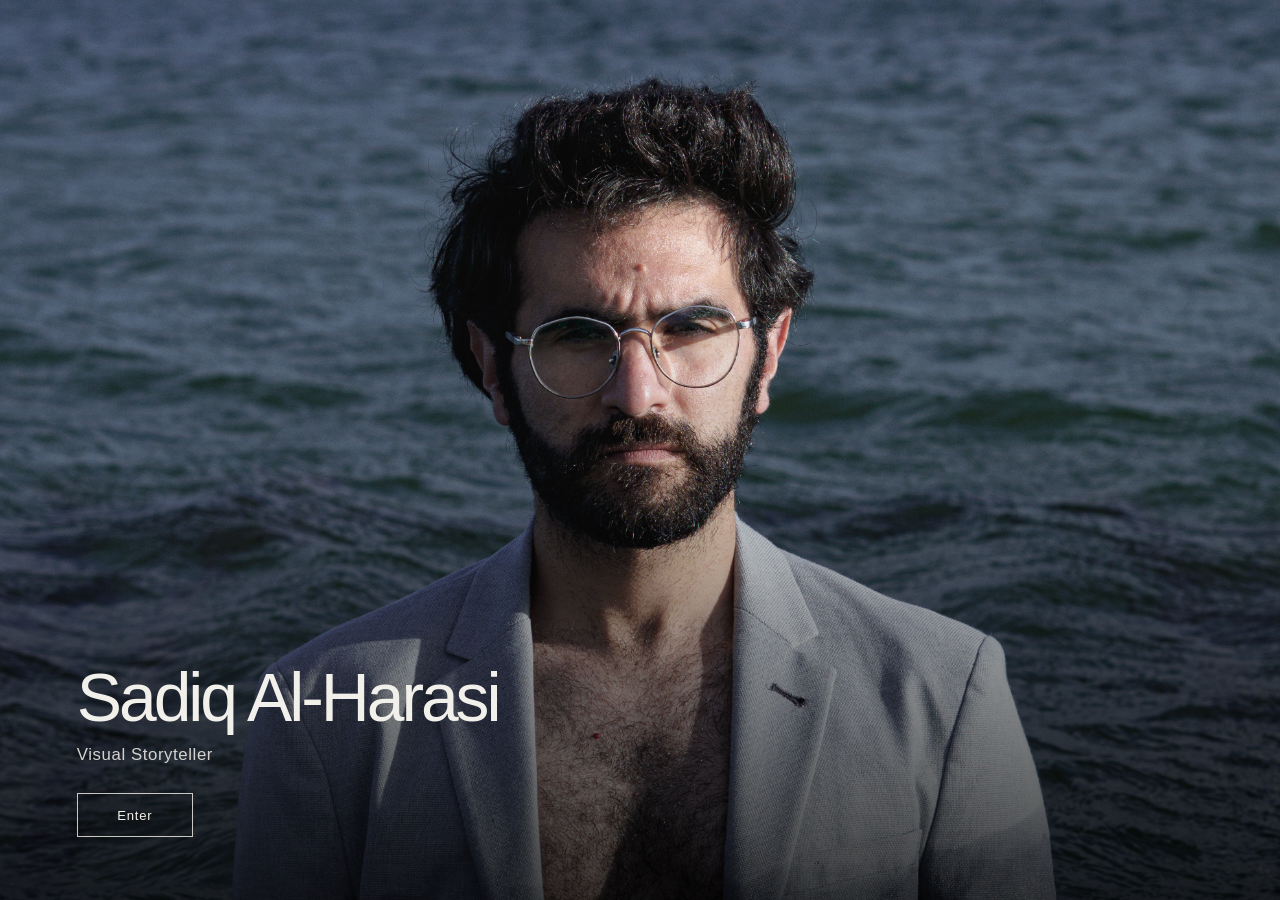
<file: index.html>
<!DOCTYPE html>
<html lang="en">
<head>
  <meta charset="UTF-8">
  <meta name="viewport" content="width=device-width, initial-scale=1.0">
  <meta name="theme-color" content="#080808">
  <title>Sadiq Al-Harasi — Visual Storyteller</title>
  <meta name="description" content="Sadiq Al-Harasi — Visual Storyteller.">
  <style>
    * { box-sizing: border-box; }
    html, body { width: 100%; min-height: 100%; margin: 0; }
    body {
      min-height: 100vh;
      min-height: 100svh;
      background: #080808;
      color: #f2f0ea;
      font-family: Arial, Helvetica, sans-serif;
    }
    .entry {
      position: relative;
      isolation: isolate;
      display: flex;
      align-items: flex-end;
      min-height: 100vh;
      min-height: 100svh;
      width: 100%;
      overflow: hidden;
      background: #080808;
    }
    .entry-image {
      position: absolute;
      inset: 0;
      z-index: -2;
      width: 100%;
      height: 100%;
      object-fit: cover;
      object-position: center 42%;
    }
    .entry::after {
      content: "";
      position: absolute;
      inset: 0;
      z-index: -1;
      pointer-events: none;
      background: linear-gradient(
        180deg,
        rgba(0,0,0,0.02) 30%,
        rgba(0,0,0,0.12) 52%,
        rgba(0,0,0,0.72) 100%
      );
    }
    .entry-content {
      width: 100%;
      padding: clamp(28px, 6vw, 84px);
      padding-bottom: max(clamp(32px, 7vh, 76px), env(safe-area-inset-bottom));
    }
    h1 {
      margin: 0;
      font-size: clamp(2rem, 5.3vw, 4.5rem);
      line-height: 1.05;
      font-weight: 400;
      letter-spacing: -0.045em;
    }
    .title {
      margin: 12px 0 28px;
      color: rgba(242,240,234,0.86);
      font-size: clamp(0.9rem, 1.4vw, 1.05rem);
      letter-spacing: 0.035em;
    }
    .enter {
      display: inline-flex;
      min-width: 116px;
      min-height: 44px;
      align-items: center;
      justify-content: center;
      padding: 10px 25px;
      border: 1px solid rgba(242,240,234,0.82);
      color: #f2f0ea;
      background: rgba(8,8,8,0.12);
      font-size: 0.82rem;
      letter-spacing: 0.06em;
      text-decoration: none;
      transition: background-color 180ms ease, color 180ms ease;
    }
    .enter:hover, .enter:focus-visible {
      color: #080808;
      background: #f2f0ea;
    }
    .enter:focus-visible {
      outline: 2px solid #f2f0ea;
      outline-offset: 4px;
    }
    @media (max-width: 600px) {
      .entry-image { object-position: center 42%; }
      .entry-content { padding: 26px; padding-bottom: max(34px, env(safe-area-inset-bottom)); }
      h1 { font-size: clamp(2.1rem, 10vw, 3.2rem); }
      .title { margin-top: 10px; margin-bottom: 24px; }
      .enter { min-width: 108px; }
    }
    @media (prefers-reduced-motion: reduce) {
      .enter { transition: none; }
    }
  </style>
</head>
<body>
  <main class="entry">
    <img
      class="entry-image"
      src="images/SYH07245.jpg"
      alt=""
      fetchpriority="high"
    >
    <div class="entry-content">
      <h1>Sadiq Al-Harasi</h1>
      <p class="title">Visual Storyteller</p>
      <a class="enter" href="projects.html">Enter</a>
    </div>
  </main>
</body>
</html>
</file>
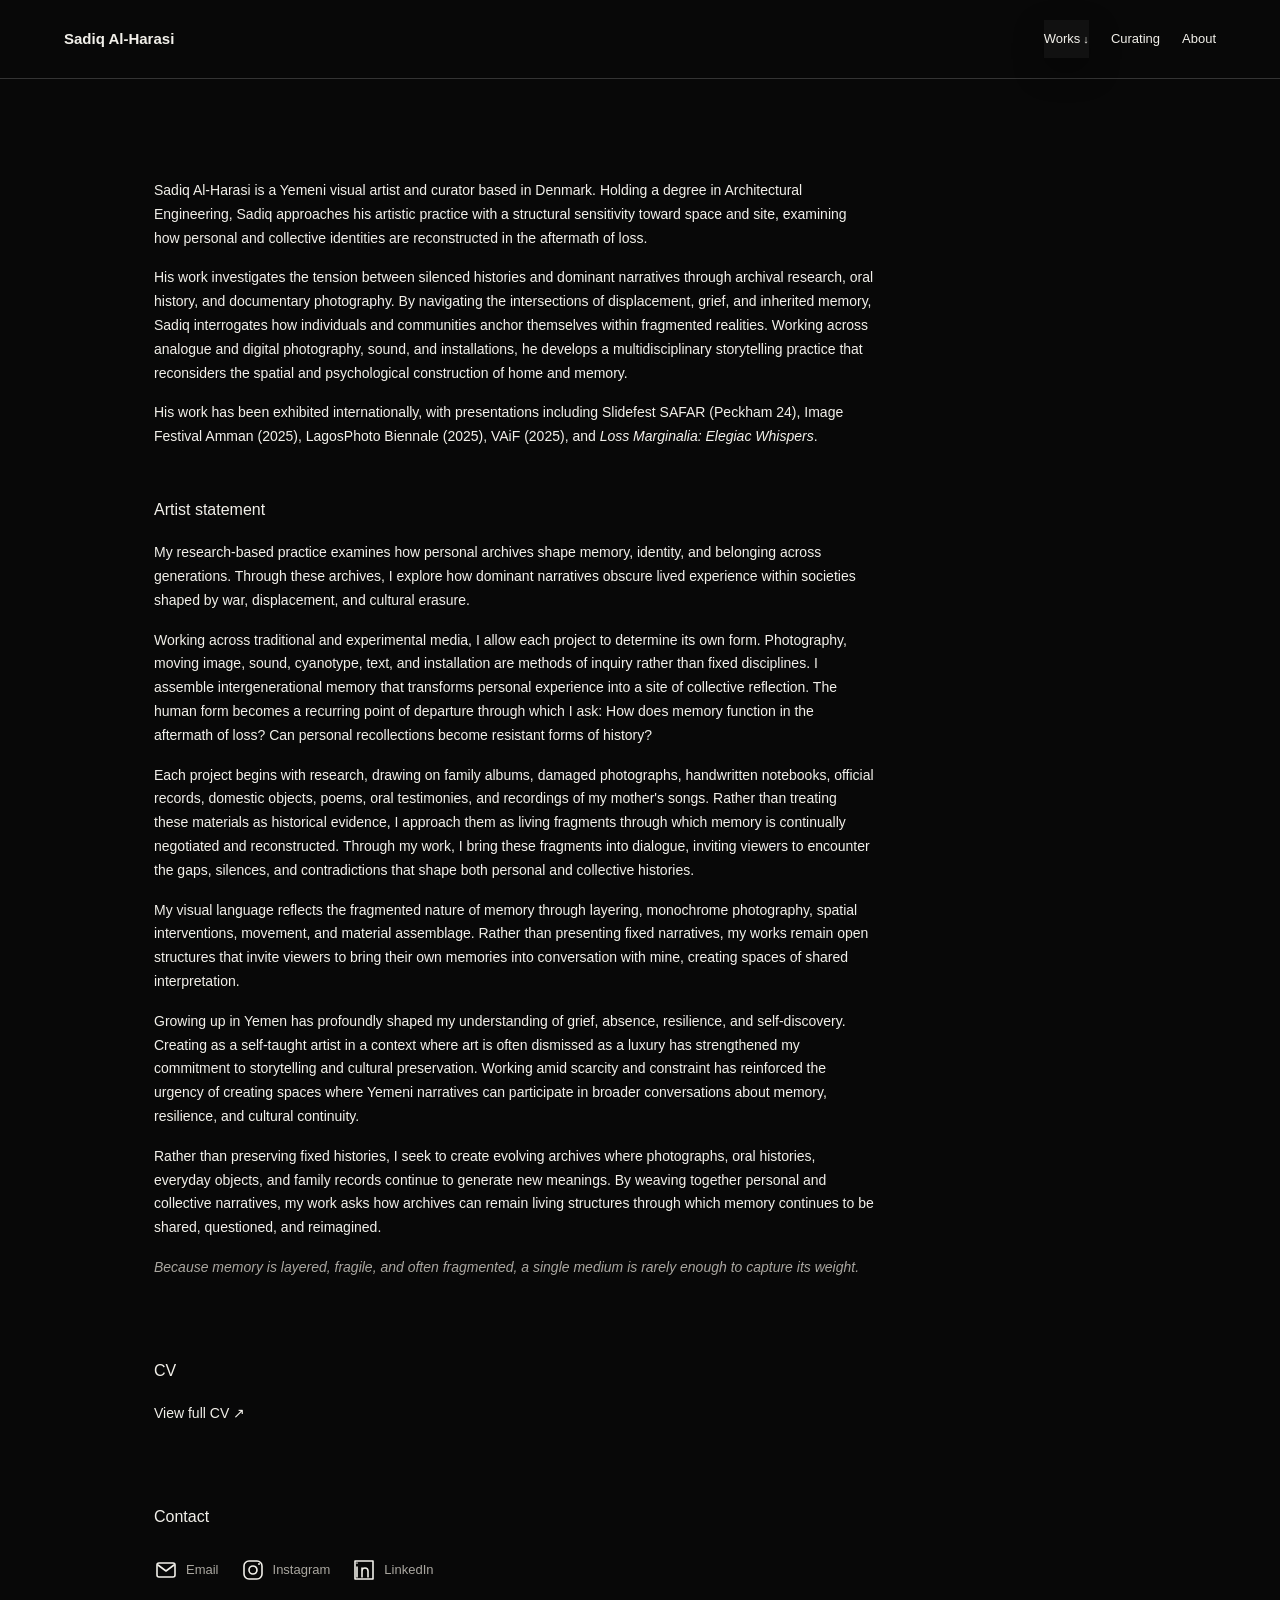
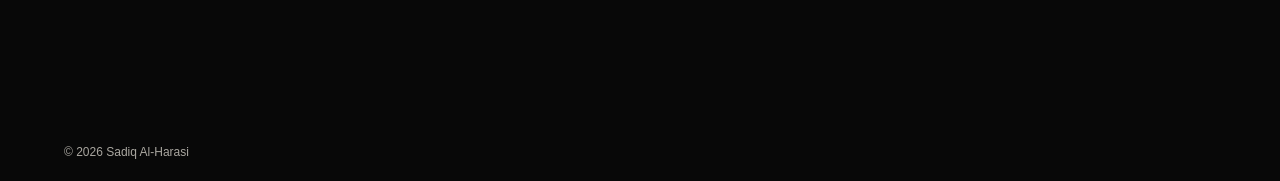
<file: about.html>
<!DOCTYPE html>
<html lang="en"><head><meta charset="UTF-8"><meta name="viewport" content="width=device-width, initial-scale=1.0">
<title>About — Sadiq Al-Harasi</title>
<meta name="description" content="About Sadiq Al-Harasi, a Yemeni visual artist and curator based in Denmark.">

  <style>
    :root { color-scheme: dark; --paper:#080808; --ink:#f2f0ea; --muted:#aaa7a0; --line:#343434; }
    * { box-sizing:border-box; }
    html { background:var(--paper); scroll-behavior:smooth; }
    body { margin:0; background:var(--paper); color:var(--ink); font:14px/1.7 Arial,Helvetica,sans-serif; }
    a { color:inherit; text-decoration:none; }
    a:hover { opacity:.65; }
    .site-header { padding:22px 5vw; display:flex; justify-content:space-between; align-items:center; gap:24px; border-bottom:1px solid var(--line); }
    .site-name { font-size:15px; font-weight:600; white-space:nowrap; }
    .navigation { display:flex; align-items:center; flex-wrap:wrap; gap:22px; font-size:13px; }
    .dropdown { position:relative; }
    .dropdown summary { cursor:pointer; list-style:none; white-space:nowrap; }
    .dropdown summary::-webkit-details-marker { display:none; }
    .dropdown summary::after { content:" ↓"; font-size:11px; }
    .dropdown-menu { position:absolute; top:100%; right:0; z-index:10; width:300px; max-width:85vw; max-height:70vh; overflow-y:auto; margin-top:12px; padding:18px; background:#111; border:1px solid var(--line); display:none; flex-direction:column; gap:10px; }
    .dropdown[open] > .dropdown-menu, .dropdown:hover > .dropdown-menu, .dropdown:focus-within > .dropdown-menu { display:flex; }
    .dropdown-menu .menu-heading { margin:8px 0 2px; color:var(--muted); font-size:10px; letter-spacing:.08em; text-transform:uppercase; }
    main { max-width:1100px; margin:0 auto; padding:clamp(44px,8vw,100px) 5vw 100px; }
    .eyebrow { color:var(--muted); font-size:11px; text-transform:uppercase; letter-spacing:.12em; margin:0 0 18px; }
    h1 { font-weight:400; font-size:clamp(36px,6vw,68px); letter-spacing:-.045em; line-height:1.05; margin:0 0 48px; max-width:850px; }
    .lead { font-size:14px; line-height:1.7; max-width:760px; }
    .content { max-width:720px; }
    section { padding:30px 0; border-top:1px solid var(--line); }
    h2 { font-size:16px; font-weight:500; margin:0 0 18px; }
    p { margin:0 0 16px; }
    .muted { color:var(--muted); }
    .cv-item { display:grid; grid-template-columns:150px 1fr; gap:22px; margin:0 0 22px; }
    .cv-year { color:var(--muted); }
    .social-links { display:flex; align-items:center; gap:22px; margin-top:8px; }
    .social-icon { display:inline-flex; align-items:center; gap:8px; padding:10px 0; }
    .social-icon svg { width:24px; height:24px; fill:none; stroke:currentColor; stroke-width:1.6; stroke-linecap:round; stroke-linejoin:round; }
    .social-icon .icon-fill { fill:currentColor; stroke:none; }
    .social-label { color:var(--muted); font-size:13px; }
    footer { border-top:1px solid var(--line); padding:20px 5vw; display:flex; justify-content:space-between; gap:20px; color:var(--muted); font-size:12px; }
    @media(max-width:650px) {
      .site-header { align-items:flex-start; flex-direction:column; gap:15px; }
      .navigation { gap:14px 18px; }
      .cv-item { grid-template-columns:1fr; gap:3px; }
      .social-links { gap:16px; flex-wrap:wrap; }
      footer { flex-direction:column; gap:5px; }
    }
  
    footer { margin:0 !important; padding:20px 5vw !important; display:flex; align-items:center; justify-content:space-between; gap:20px; border-top:1px solid var(--line); color:var(--muted); font-size:12px; line-height:1.5; }
    footer span { display:block; }

  
    details.dropdown { position:relative; }
    details.dropdown > summary { display:inline-block; cursor:pointer; list-style:none; }
    details.dropdown > summary::-webkit-details-marker { display:none; }
    details.dropdown > summary::after { content:" ↓"; font-size:11px; }
    details.dropdown .dropdown-menu { display:none; position:absolute; z-index:100; top:calc(100% + 6px); left:0; right:auto; width:290px; max-width:85vw; max-height:70vh; overflow-y:auto; padding:18px; background:var(--paper); border:1px solid var(--line); box-shadow:0 8px 22px rgba(0,0,0,.06); }
    details.dropdown[open] .dropdown-menu { display:flex; flex-direction:column; gap:9px; }
    details.dropdown .dropdown-menu a { display:block; font-size:12px; line-height:1.5; }
    details.dropdown .menu-heading { margin:10px 0 2px; color:var(--muted); font-size:10px; letter-spacing:.08em; text-transform:uppercase; }

  
    details.dropdown { display:block; position:relative; }
    details.dropdown > summary { display:inline-block; cursor:pointer; list-style:none; padding:8px 0; white-space:nowrap; }
    details.dropdown > summary::-webkit-details-marker { display:none; }
    details.dropdown > summary::after { content:" ↓"; font-size:11px; }
    details.dropdown .dropdown-menu { display:none; position:absolute; z-index:100; top:calc(100% + 6px); left:0; right:auto; width:290px; max-width:85vw; max-height:70vh; overflow-y:auto; padding:18px; background:var(--paper); border:1px solid var(--line); box-shadow:0 8px 22px rgba(0,0,0,.06); }
    details.dropdown[open] .dropdown-menu { display:flex; flex-direction:column; gap:9px; }
    details.dropdown .dropdown-menu a { display:block; font-size:12px; line-height:1.5; }
    details.dropdown .menu-heading { margin:10px 0 2px; color:var(--muted); font-size:10px; letter-spacing:.08em; text-transform:uppercase; }
    .image-caption > span:first-child { display:none !important; }

  </style>
<link rel="stylesheet" href="theme.css"></head><body>
<header class="site-header">
    <a class="site-name" href="index.html">Sadiq Al-Harasi</a>
    <nav class="navigation" aria-label="Main navigation">
      <details class="dropdown">
        <summary>Works</summary>
        <div class="dropdown-menu">
          <a href="projects.html">Selected work</a>
          <p class="menu-heading">Documentary Photography</p>
          <a href="widows-son.html">A Widow's Son</a>
          <a href="exile.html">In Exile, You Have No Memory</a>
          <a href="normal-life.html">As a Lie, As a Dream</a>
          <a href="fathers.html">What Do Fathers Leave Behind?</a>
          <a href="revisioning-roads.html">Revisioning Roads</a>
          <p class="menu-heading">Installations</p>
          <a href="smells-like-home.html">Smells Like Home!</a>
          <a href="tracing-absence.html">Tracing Absence</a>
        </div>
      </details>
      <a href="curating.html">Curating</a>
      <a href="about.html">About</a>
    </nav>
  </header>
<main>
  <div class="content">
    <p class="lead">Sadiq Al-Harasi is a Yemeni visual artist and curator based in Denmark. Holding a degree in Architectural Engineering, Sadiq approaches his artistic practice with a structural sensitivity toward space and site, examining how personal and collective identities are reconstructed in the aftermath of loss.</p>
    <p>His work investigates the tension between silenced histories and dominant narratives through archival research, oral history, and documentary photography. By navigating the intersections of displacement, grief, and inherited memory, Sadiq interrogates how individuals and communities anchor themselves within fragmented realities. Working across analogue and digital photography, sound, and installations, he develops a multidisciplinary storytelling practice that reconsiders the spatial and psychological construction of home and memory.</p>
    <p>His work has been exhibited internationally, with presentations including Slidefest SAFAR (Peckham 24), Image Festival Amman (2025), LagosPhoto Biennale (2025), VAiF (2025), and <em>Loss Marginalia: Elegiac Whispers</em>.</p>
    <section>
      <h2>Artist statement</h2>
      <p>My research-based practice examines how personal archives shape memory, identity, and belonging across generations. Through these archives, I explore how dominant narratives obscure lived experience within societies shaped by war, displacement, and cultural erasure.</p>
      <p>Working across traditional and experimental media, I allow each project to determine its own form. Photography, moving image, sound, cyanotype, text, and installation are methods of inquiry rather than fixed disciplines. I assemble intergenerational memory that transforms personal experience into a site of collective reflection. The human form becomes a recurring point of departure through which I ask: How does memory function in the aftermath of loss? Can personal recollections become resistant forms of history?</p>
      <p>Each project begins with research, drawing on family albums, damaged photographs, handwritten notebooks, official records, domestic objects, poems, oral testimonies, and recordings of my mother's songs. Rather than treating these materials as historical evidence, I approach them as living fragments through which memory is continually negotiated and reconstructed. Through my work, I bring these fragments into dialogue, inviting viewers to encounter the gaps, silences, and contradictions that shape both personal and collective histories.</p>
      <p>My visual language reflects the fragmented nature of memory through layering, monochrome photography, spatial interventions, movement, and material assemblage. Rather than presenting fixed narratives, my works remain open structures that invite viewers to bring their own memories into conversation with mine, creating spaces of shared interpretation.</p>
      <p>Growing up in Yemen has profoundly shaped my understanding of grief, absence, resilience, and self-discovery. Creating as a self-taught artist in a context where art is often dismissed as a luxury has strengthened my commitment to storytelling and cultural preservation. Working amid scarcity and constraint has reinforced the urgency of creating spaces where Yemeni narratives can participate in broader conversations about memory, resilience, and cultural continuity.</p>
      <p>Rather than preserving fixed histories, I seek to create evolving archives where photographs, oral histories, everyday objects, and family records continue to generate new meanings. By weaving together personal and collective narratives, my work asks how archives can remain living structures through which memory continues to be shared, questioned, and reimagined.</p>
      <p class="muted"><em>Because memory is layered, fragile, and often fragmented, a single medium is rarely enough to capture its weight.</em></p>
    </section>
    <section id="cv">
      <h2>CV</h2>
      <p><a href="https://sadiqyhash.notion.site/Sadiq-Al-Harasi-CV-defb376d352c456fb0ab061342907e2f" target="_blank" rel="noopener noreferrer">View full CV ↗</a></p>
    </section>
    <section id="contact">
      <h2>Contact</h2>
      <div class="social-links" aria-label="Contact and social media">
        <a class="social-icon" href="mailto:sadiq.yhash@gmail.com" aria-label="Email Sadiq Al-Harasi" title="Email">
          <svg viewBox="0 0 24 24" aria-hidden="true"><rect x="3" y="5" width="18" height="14" rx="2"></rect><path d="m4 7 8 6 8-6"></path></svg><span class="social-label">Email</span>
        </a>
        <a class="social-icon" href="https://www.instagram.com/sadiqyhash/" target="_blank" rel="noopener noreferrer" aria-label="Instagram: @sadiqyhash" title="Instagram">
          <svg viewBox="0 0 24 24" aria-hidden="true"><rect x="3" y="3" width="18" height="18" rx="5"></rect><circle cx="12" cy="12" r="4"></circle><circle cx="18" cy="6" r="1" class="icon-fill"></circle></svg><span class="social-label">Instagram</span>
        </a>
        <a class="social-icon" href="https://www.linkedin.com/in/sadiqyhash/" target="_blank" rel="noopener noreferrer" aria-label="LinkedIn: sadiqyhash" title="LinkedIn">
          <svg viewBox="0 0 24 24" aria-hidden="true"><path d="M5 9v10M5 5v.1M10 19v-6a3 3 0 0 1 6 0v6M10 10v9M3 3h18v18H3z"></path></svg><span class="social-label">LinkedIn</span>
        </a>
      </div>
    </section>
  </div>
</main>
<footer><span>© 2026 Sadiq Al-Harasi</span></footer>
</body></html>
</file>
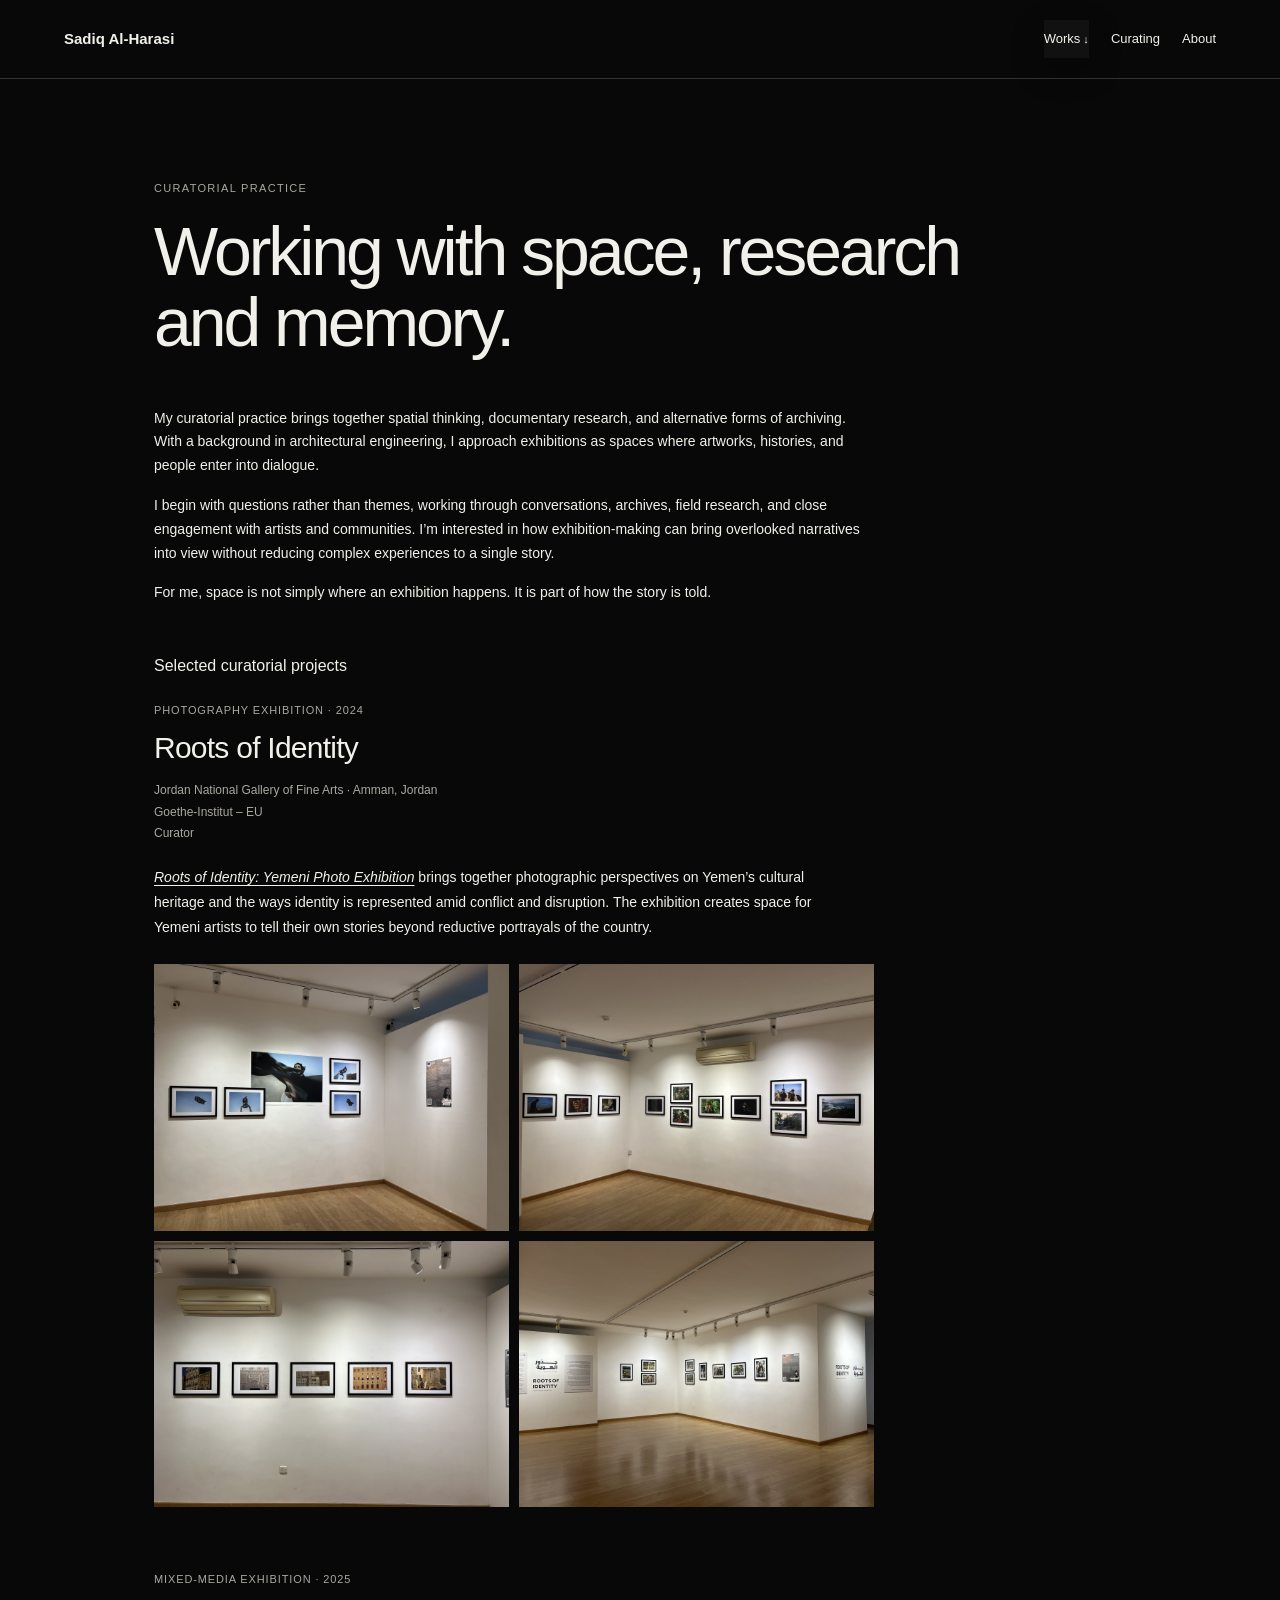
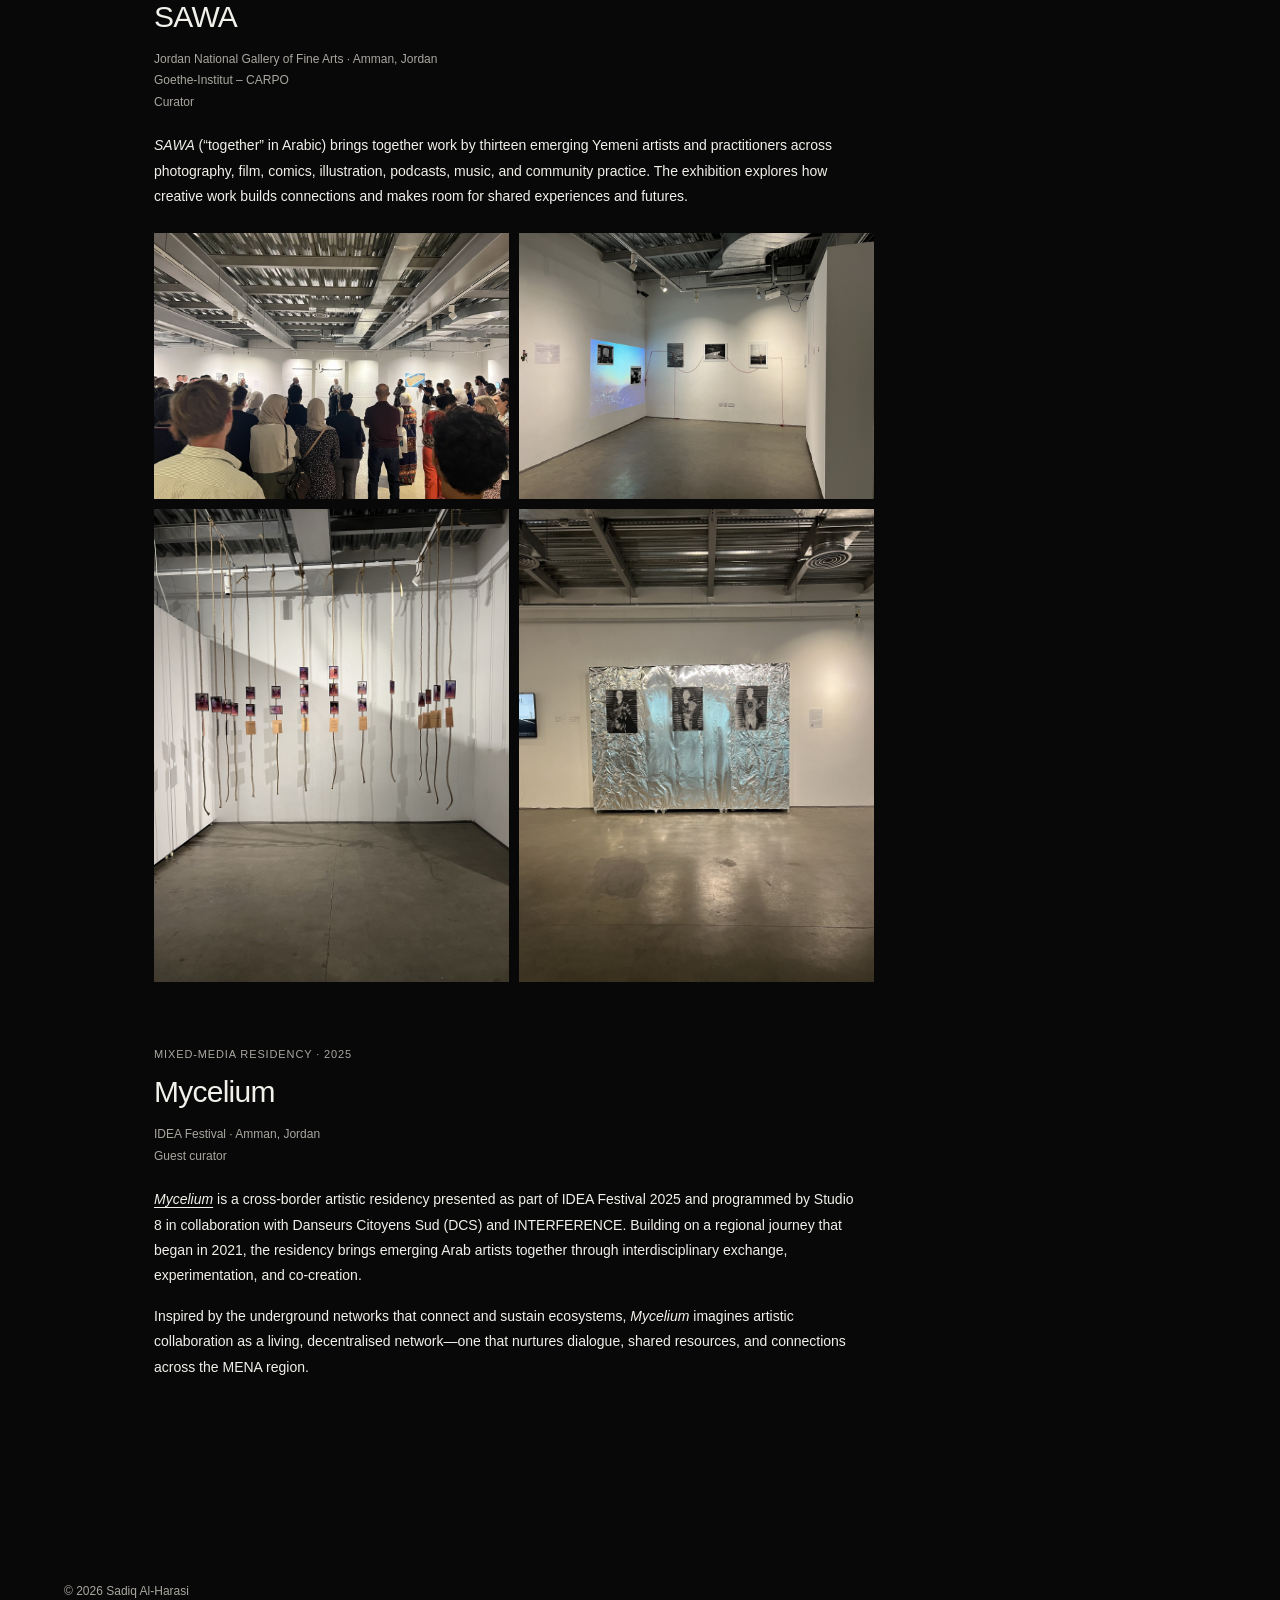
<file: curating.html>
<!DOCTYPE html>
<html lang="en"><head><meta charset="UTF-8"><meta name="viewport" content="width=device-width, initial-scale=1.0">
<title>Curating — Sadiq Al-Harasi</title>
<meta name="description" content="Curatorial practice and selected projects by Sadiq Al-Harasi.">

  <style>
    :root { color-scheme: dark; --paper:#080808; --ink:#f2f0ea; --muted:#aaa7a0; --line:#343434; }
    * { box-sizing:border-box; }
    html { background:var(--paper); scroll-behavior:smooth; }
    body { margin:0; background:var(--paper); color:var(--ink); font:14px/1.7 Arial,Helvetica,sans-serif; }
    a { color:inherit; text-decoration:none; }
    a:hover { opacity:.65; }
    .site-header { padding:22px 5vw; display:flex; justify-content:space-between; align-items:center; gap:24px; border-bottom:1px solid var(--line); }
    .site-name { font-size:15px; font-weight:600; white-space:nowrap; }
    .navigation { display:flex; align-items:center; flex-wrap:wrap; gap:22px; font-size:13px; }
    .dropdown { position:relative; }
    .dropdown summary { cursor:pointer; list-style:none; white-space:nowrap; }
    .dropdown summary::-webkit-details-marker { display:none; }
    .dropdown summary::after { content:" ↓"; font-size:11px; }
    .dropdown-menu { position:absolute; top:100%; right:0; z-index:10; width:300px; max-width:85vw; max-height:70vh; overflow-y:auto; margin-top:12px; padding:18px; background:#111; border:1px solid var(--line); display:none; flex-direction:column; gap:10px; }
    .dropdown[open] > .dropdown-menu, .dropdown:hover > .dropdown-menu, .dropdown:focus-within > .dropdown-menu { display:flex; }
    .dropdown-menu .menu-heading { margin:8px 0 2px; color:var(--muted); font-size:10px; letter-spacing:.08em; text-transform:uppercase; }
    main { max-width:1100px; margin:0 auto; padding:clamp(44px,8vw,100px) 5vw 100px; }
    .eyebrow { color:var(--muted); font-size:11px; text-transform:uppercase; letter-spacing:.12em; margin:0 0 18px; }
    h1 { font-weight:400; font-size:clamp(36px,6vw,68px); letter-spacing:-.045em; line-height:1.05; margin:0 0 48px; max-width:850px; }
    .lead { font-size:14px; line-height:1.7; max-width:720px; }
    .content { max-width:720px; }
    .content > p { font-size:14px; line-height:1.7; }
    section { padding:30px 0; border-top:1px solid var(--line); }
    h2 { font-size:16px; font-weight:500; margin:0 0 18px; }
    p { margin:0 0 16px; }
    .muted { color:var(--muted); }

    .curatorial-projects { margin-top:8px; }
    .curatorial-project { padding:28px 0 34px; border-bottom:1px solid var(--line); }
    .curatorial-project:first-child { padding-top:4px; }
    .project-kicker { color:var(--muted); font-size:11px; letter-spacing:.08em; text-transform:uppercase; margin-bottom:10px; }
    .curatorial-project h3 { font-size:clamp(22px,3vw,30px); line-height:1.2; font-weight:400; letter-spacing:-.025em; margin:0 0 14px; }
    .project-details { color:var(--muted); font-size:12px; line-height:1.8; margin-bottom:20px; }
    .project-details span { display:block; }
    .project-description { max-width:700px; }
    .exhibition-gallery { display:grid; grid-template-columns:repeat(2,minmax(0,1fr)); gap:10px; margin-top:24px; }
    .exhibition-gallery a { display:block; overflow:hidden; background:#151515; }
    .exhibition-gallery img { display:block; width:100%; height:100%; aspect-ratio:4/3; object-fit:cover; transition:opacity .2s ease; }
    .exhibition-gallery a:hover img { opacity:.78; }
    .exhibition-gallery .portrait img { aspect-ratio:3/4; }
    .project-description a { text-decoration:underline; text-underline-offset:3px; }
    .project-note { color:var(--muted); font-size:12px; margin-top:18px; }

    .cv-item { display:grid; grid-template-columns:150px 1fr; gap:22px; margin:0 0 22px; }
    .cv-year { color:var(--muted); }
    footer { border-top:1px solid var(--line); padding:20px 5vw; display:flex; justify-content:space-between; gap:20px; color:var(--muted); font-size:12px; }
    @media(max-width:650px) {
      .site-header { align-items:flex-start; flex-direction:column; gap:15px; }
      .navigation { gap:14px 18px; }
      .cv-item { grid-template-columns:1fr; gap:3px; }
      footer { flex-direction:column; gap:5px; }
    }
  
    footer { margin:0 !important; padding:20px 5vw !important; display:flex; align-items:center; justify-content:space-between; gap:20px; border-top:1px solid var(--line); color:var(--muted); font-size:12px; line-height:1.5; }
    footer span { display:block; }

  
    details.dropdown { position:relative; }
    details.dropdown > summary { display:inline-block; cursor:pointer; list-style:none; }
    details.dropdown > summary::-webkit-details-marker { display:none; }
    details.dropdown > summary::after { content:" ↓"; font-size:11px; }
    details.dropdown .dropdown-menu { display:none; position:absolute; z-index:100; top:calc(100% + 6px); left:0; right:auto; width:290px; max-width:85vw; max-height:70vh; overflow-y:auto; padding:18px; background:var(--paper); border:1px solid var(--line); box-shadow:0 8px 22px rgba(0,0,0,.06); }
    details.dropdown[open] .dropdown-menu { display:flex; flex-direction:column; gap:9px; }
    details.dropdown .dropdown-menu a { display:block; font-size:12px; line-height:1.5; }
    details.dropdown .menu-heading { margin:10px 0 2px; color:var(--muted); font-size:10px; letter-spacing:.08em; text-transform:uppercase; }

  
    details.dropdown { display:block; position:relative; }
    details.dropdown > summary { display:inline-block; cursor:pointer; list-style:none; padding:8px 0; white-space:nowrap; }
    details.dropdown > summary::-webkit-details-marker { display:none; }
    details.dropdown > summary::after { content:" ↓"; font-size:11px; }
    details.dropdown .dropdown-menu { display:none; position:absolute; z-index:100; top:calc(100% + 6px); left:0; right:auto; width:290px; max-width:85vw; max-height:70vh; overflow-y:auto; padding:18px; background:var(--paper); border:1px solid var(--line); box-shadow:0 8px 22px rgba(0,0,0,.06); }
    details.dropdown[open] .dropdown-menu { display:flex; flex-direction:column; gap:9px; }
    details.dropdown .dropdown-menu a { display:block; font-size:12px; line-height:1.5; }
    details.dropdown .menu-heading { margin:10px 0 2px; color:var(--muted); font-size:10px; letter-spacing:.08em; text-transform:uppercase; }
    .image-caption > span:first-child { display:none !important; }

  </style>
<link rel="stylesheet" href="theme.css"></head><body>
<header class="site-header">
    <a class="site-name" href="index.html">Sadiq Al-Harasi</a>
    <nav class="navigation" aria-label="Main navigation">
      <details class="dropdown">
        <summary>Works</summary>
        <div class="dropdown-menu">
          <a href="projects.html">Selected work</a>
          <p class="menu-heading">Documentary Photography</p>
          <a href="widows-son.html">A Widow's Son</a>
          <a href="exile.html">In Exile, You Have No Memory</a>
          <a href="normal-life.html">As a Lie, As a Dream</a>
          <a href="fathers.html">What Do Fathers Leave Behind?</a>
          <a href="revisioning-roads.html">Revisioning Roads</a>
          <p class="menu-heading">Installations</p>
          <a href="smells-like-home.html">Smells Like Home!</a>
          <a href="tracing-absence.html">Tracing Absence</a>
        </div>
      </details>
      <a href="curating.html">Curating</a>
      <a href="about.html">About</a>
    </nav>
  </header>
<main>
  <p class="eyebrow">Curatorial practice</p>
  <h1>Working with space, research and memory.</h1>
  <div class="content">
    <p class="lead">My curatorial practice brings together spatial thinking, documentary research, and alternative forms of archiving. With a background in architectural engineering, I approach exhibitions as spaces where artworks, histories, and people enter into dialogue.</p>
    <p>I begin with questions rather than themes, working through conversations, archives, field research, and close engagement with artists and communities. I’m interested in how exhibition-making can bring overlooked narratives into view without reducing complex experiences to a single story.</p>
    <p>For me, space is not simply where an exhibition happens. It is part of how the story is told.</p>
    <section>
      <h2>Selected curatorial projects</h2>
      <div class="curatorial-projects">
        <article class="curatorial-project">
          <p class="project-kicker">Photography exhibition · 2024</p>
          <h3>Roots of Identity</h3>
          <div class="project-details">
            <span>Jordan National Gallery of Fine Arts · Amman, Jordan</span>
            <span>Goethe-Institut – EU</span>
            <span>Curator</span>
          </div>
          <div class="project-description">
            <p><em><a href="https://www.goethe.de/ins/jo/en/kul/jem/rit.html" target="_blank" rel="noopener noreferrer">Roots of Identity: Yemeni Photo Exhibition</a></em> brings together photographic perspectives on Yemen’s cultural heritage and the ways identity is represented amid conflict and disruption. The exhibition creates space for Yemeni artists to tell their own stories beyond reductive portrayals of the country.</p>
          </div>
          <div class="exhibition-gallery" aria-label="Installation photographs from Roots of Identity">
            <a href="images/IMG_8616.jpg" target="_blank" rel="noopener noreferrer"><img src="images/IMG_8616.jpg" alt="Installation view of Roots of Identity" loading="lazy"></a>
            <a href="images/IMG_8618.jpg" target="_blank" rel="noopener noreferrer"><img src="images/IMG_8618.jpg" alt="Installation view of Roots of Identity" loading="lazy"></a>
            <a href="images/IMG_8619.jpg" target="_blank" rel="noopener noreferrer"><img src="images/IMG_8619.jpg" alt="Installation view of Roots of Identity" loading="lazy"></a>
            <a href="images/IMG_8675.jpg" target="_blank" rel="noopener noreferrer"><img src="images/IMG_8675.jpg" alt="Installation view of Roots of Identity" loading="lazy"></a>
          </div>
        </article>
        <article class="curatorial-project">
          <p class="project-kicker">Mixed-media exhibition · 2025</p>
          <h3>SAWA</h3>
          <div class="project-details">
            <span>Jordan National Gallery of Fine Arts · Amman, Jordan</span>
            <span>Goethe-Institut – CARPO</span>
            <span>Curator</span>
          </div>
          <div class="project-description">
            <p><em>SAWA</em> (“together” in Arabic) brings together work by thirteen emerging Yemeni artists and practitioners across photography, film, comics, illustration, podcasts, music, and community practice. The exhibition explores how creative work builds connections and makes room for shared experiences and futures.</p>
          </div>
          <div class="exhibition-gallery" aria-label="Installation photographs from SAWA">
            <a href="images/IMG_4347.jpg" target="_blank" rel="noopener noreferrer"><img src="images/IMG_4347.jpg" alt="Installation view of SAWA" loading="lazy"></a>
            <a href="images/IMG_4344.jpg" target="_blank" rel="noopener noreferrer"><img src="images/IMG_4344.jpg" alt="Installation view of SAWA" loading="lazy"></a>
            <a class="portrait" href="images/IMG_4336.jpg" target="_blank" rel="noopener noreferrer"><img src="images/IMG_4336.jpg" alt="Portrait-format installation view of SAWA" loading="lazy"></a>
            <a class="portrait" href="images/IMG_4334.jpg" target="_blank" rel="noopener noreferrer"><img src="images/IMG_4334.jpg" alt="Portrait-format installation view of SAWA" loading="lazy"></a>
          </div>
        </article>
        <article class="curatorial-project">
          <p class="project-kicker">Mixed-media residency · 2025</p>
          <h3>Mycelium</h3>
          <div class="project-details">
            <span>IDEA Festival · Amman, Jordan</span>
            <span>Guest curator</span>
          </div>
          <div class="project-description">
            <p><em><a href="https://www.studio8jo.org/en/remal-lab/mycelium" target="_blank" rel="noopener noreferrer">Mycelium</a></em> is a cross-border artistic residency presented as part of IDEA Festival 2025 and programmed by Studio 8 in collaboration with Danseurs Citoyens Sud (DCS) and INTERFERENCE. Building on a regional journey that began in 2021, the residency brings emerging Arab artists together through interdisciplinary exchange, experimentation, and co-creation.</p>
            <p>Inspired by the underground networks that connect and sustain ecosystems, <em>Mycelium</em> imagines artistic collaboration as a living, decentralised network—one that nurtures dialogue, shared resources, and connections across the MENA region.</p>
          </div>
        </article>
      </div>
    </section>
  </div>
</main>
<footer><span>© 2026 Sadiq Al-Harasi</span></footer>
</body></html>
</file>
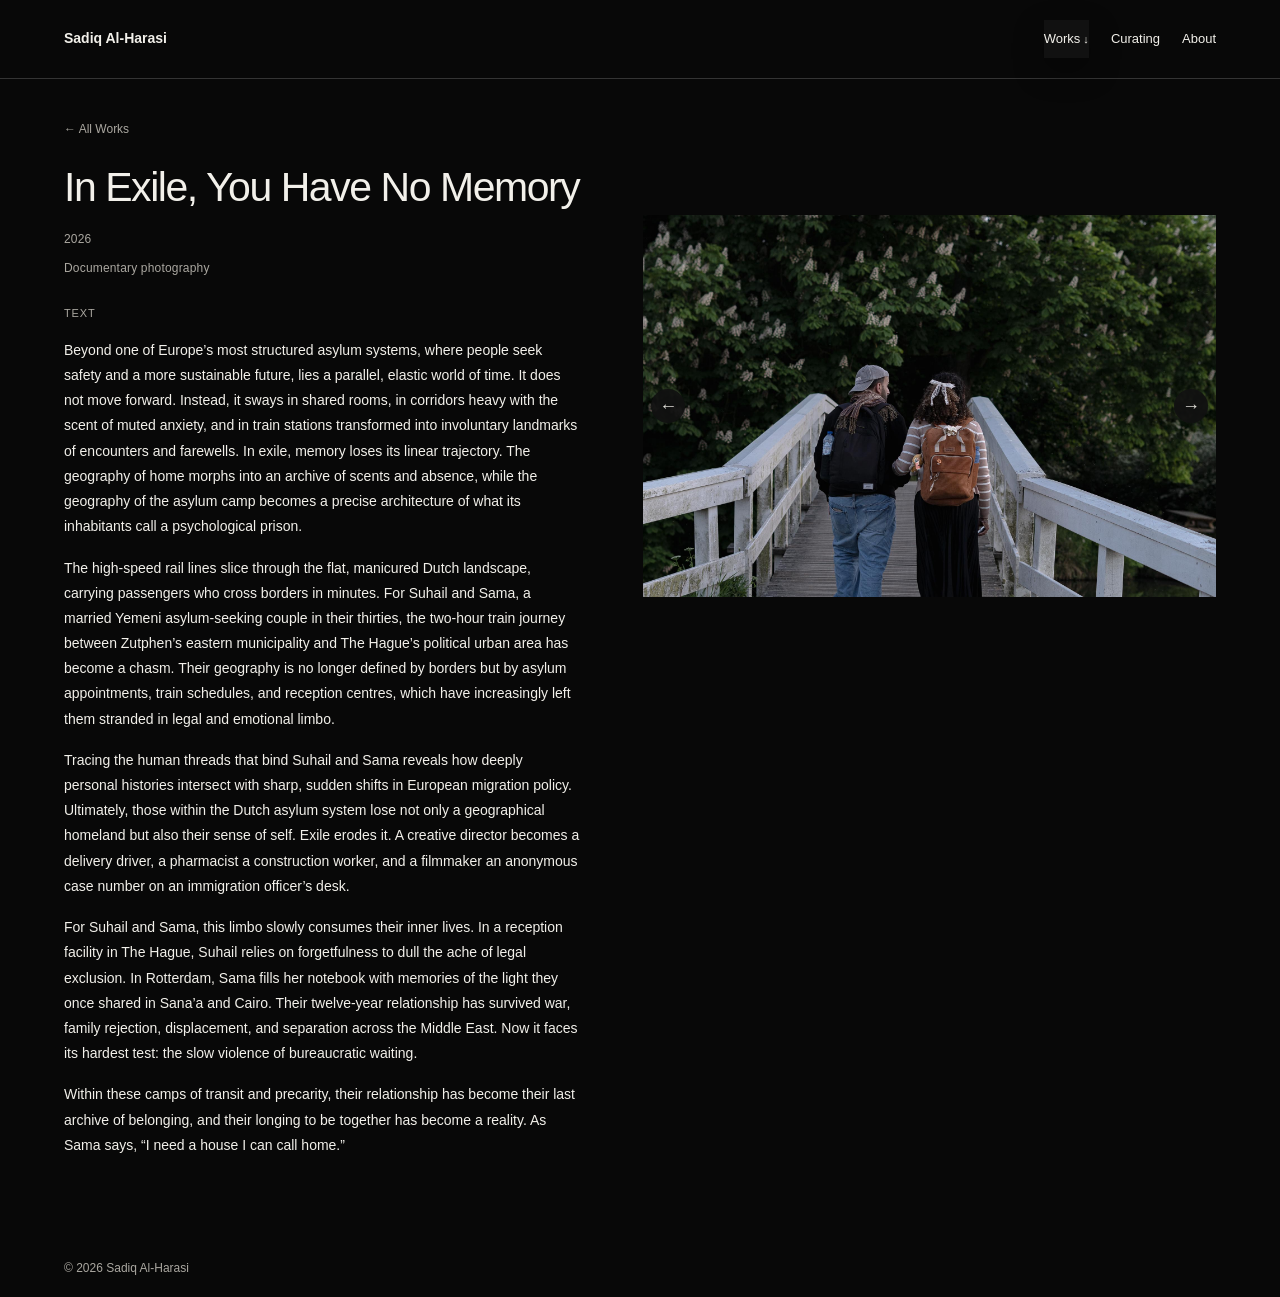
<file: exile.html>
<!DOCTYPE html>
<html lang="en">
<head>
  <meta charset="UTF-8">
  <meta name="viewport" content="width=device-width, initial-scale=1.0">
  <title>In Exile, You Have No Memory — Sadiq Al-Harasi</title>

  <style>
    :root {
      --paper: #080808;
      --ink: #f2f0ea;
      --muted: #aaa7a0;
      --line: #343434;
    }

    * {
      box-sizing: border-box;
    }

    body {
      margin: 0;
      background: var(--paper);
      color: var(--ink);
      font-family: Arial, Helvetica, sans-serif;
      font-size: 14px;
      line-height: 1.7;
    }

    a {
      color: inherit;
      text-decoration: none;
    }

    .site-header {
      min-height: 76px;
      padding: 20px 5%;
      display: flex;
      align-items: center;
      justify-content: space-between;
      gap: 24px;
      border-bottom: 1px solid var(--line);
    }

    .site-name {
      font-weight: 600;
      white-space: nowrap;
    }

    .navigation {
      display: flex;
      align-items: center;
      flex-wrap: wrap;
      gap: 24px;
      font-size: 13px;
    }

    .navigation > a {
      white-space: nowrap;
    }

    .navigation a:hover {
      opacity: 0.6;
    }

    .dropdown {
      position: relative;
    }

    .dropdown-trigger {
      display: inline-block;
      padding: 8px 0;
      cursor: pointer;
    }

    .dropdown-trigger::after {
      content: " ↓";
      font-size: 11px;
    }

    .dropdown-menu {
      display: none;
      position: absolute;
      z-index: 20;
      top: 100%;
      right: 0;
      width: 290px;
      max-width: 85vw;
      max-height: 70vh;
      overflow-y: auto;
      padding: 18px;
      background: var(--paper);
      border: 1px solid var(--line);
      box-shadow: 0 8px 22px rgba(0, 0, 0, 0.06);
    }

    .dropdown:hover .dropdown-menu,
    .dropdown:focus-within .dropdown-menu,
    .dropdown.open .dropdown-menu {
      display: flex;
      flex-direction: column;
      gap: 9px;
    }

    .menu-heading {
      margin: 10px 0 2px;
      color: var(--muted);
      font-size: 10px;
      letter-spacing: 0.08em;
      text-transform: uppercase;
    }

    .dropdown-menu a {
      font-size: 12px;
      line-height: 1.5;
    }

    .dropdown-menu a:hover {
      opacity: 0.55;
    }

    main {
      width: 90%;
      max-width: 1440px;
      margin: 0 auto;
      padding: 38px 0 64px;
    }

    .project-layout {
      display: grid;
      grid-template-columns: minmax(0, 1fr) minmax(0, 0.9fr);
      gap: 7%;
      align-items: start;
    }

    .project-info {
      min-width: 0;
    }

    .back-link {
      display: inline-block;
      margin-bottom: 28px;
      color: var(--muted);
      font-size: 12px;
    }

    .back-link:hover {
      color: var(--ink);
    }

    h1 {
      margin: 0 0 8px;
      font-size: clamp(30px, 3.2vw, 46px);
      font-weight: 400;
      letter-spacing: -1.5px;
      line-height: 1.1;
    }

    .project-meta {
      margin: 0 0 28px;
      color: var(--muted);
      font-size: 12px;
      line-height: 1.8;
    }

    .project-description p {
      margin: 0 0 18px;
    }

    .carousel {
      position: sticky;
      top: 24px;
      min-width: 0;
      margin-top: 4px;
    }

    .image-stage {
      position: relative;
      display: flex;
      align-items: center;
      justify-content: center;
      width: 100%;
      height: min(64vh, 570px);
      min-height: 280px;
    }

    .image-stage img {
      display: block;
      width: 100%;
      height: 100%;
      object-fit: contain;
      background: transparent;
    }

    .carousel-arrow {
      position: absolute;
      top: 50%;
      transform: translateY(-50%);
      width: 34px;
      height: 34px;
      display: flex;
      align-items: center;
      justify-content: center;
      padding: 0;
      border: 1px solid var(--line);
      border-radius: 50%;
      background: var(--paper);
      color: var(--ink);
      font-size: 18px;
      cursor: pointer;
      opacity: 0.92;
    }

    .carousel-arrow:hover {
      background: white;
    }

    .carousel-arrow:focus-visible {
      outline: 2px solid var(--ink);
      outline-offset: 3px;
    }

    .previous {
      left: 8px;
    }

    .next {
      right: 8px;
    }

    .image-caption {
      display: flex;
      justify-content: space-between;
      gap: 12px;
      margin-top: 10px;
      color: var(--muted);
      font-size: 11px;
    }

    .image-counter {
      font-variant-numeric: tabular-nums;
    }

    footer {
      padding: 20px 5%;
      border-top: 1px solid var(--line);
      color: var(--muted);
      font-size: 11px;
    }

    @media (max-width: 760px) {
      .site-header {
        align-items: flex-start;
        flex-direction: column;
        gap: 14px;
      }

      .navigation {
        gap: 16px;
      }

      main {
        padding-top: 24px;
      }

      .project-layout {
        grid-template-columns: 1fr;
        gap: 28px;
      }

      .carousel {
        position: relative;
        top: auto;
        order: 2;
        margin-top: 0;
      }

      .image-stage {
        height: 52vh;
        min-height: 240px;
        max-height: 460px;
      }

      .back-link {
        margin-bottom: 20px;
      }

      h1 {
        font-size: 34px;
      }
    }
  
    footer { margin:0 !important; padding:20px 5vw !important; display:flex; align-items:center; justify-content:space-between; gap:20px; border-top:1px solid var(--line); color:var(--muted); font-size:12px; line-height:1.5; }
    footer span { display:block; }

  
    .project-meta p { margin:0 0 8px; }
    .meta-label { display:inline-block; min-width:112px; color:var(--ink); }
    .project-copy-label { margin:26px 0 14px; font-size:11px; font-weight:400; letter-spacing:.08em; text-transform:uppercase; color:var(--muted); }
  
    details.dropdown { position:relative; }
    details.dropdown > summary { display:inline-block; cursor:pointer; list-style:none; }
    details.dropdown > summary::-webkit-details-marker { display:none; }
    details.dropdown > summary::after { content:" ↓"; font-size:11px; }
    details.dropdown .dropdown-menu { display:none; position:absolute; z-index:100; top:calc(100% + 6px); left:0; right:auto; width:290px; max-width:85vw; max-height:70vh; overflow-y:auto; padding:18px; background:var(--paper); border:1px solid var(--line); box-shadow:0 8px 22px rgba(0,0,0,.06); }
    details.dropdown[open] .dropdown-menu { display:flex; flex-direction:column; gap:9px; }
    details.dropdown .dropdown-menu a { display:block; font-size:12px; line-height:1.5; }
    details.dropdown .menu-heading { margin:10px 0 2px; color:var(--muted); font-size:10px; letter-spacing:.08em; text-transform:uppercase; }

  
    details.dropdown { display:block; position:relative; }
    details.dropdown > summary { display:inline-block; cursor:pointer; list-style:none; padding:8px 0; white-space:nowrap; }
    details.dropdown > summary::-webkit-details-marker { display:none; }
    details.dropdown > summary::after { content:" ↓"; font-size:11px; }
    details.dropdown .dropdown-menu { display:none; position:absolute; z-index:100; top:calc(100% + 6px); left:0; right:auto; width:290px; max-width:85vw; max-height:70vh; overflow-y:auto; padding:18px; background:var(--paper); border:1px solid var(--line); box-shadow:0 8px 22px rgba(0,0,0,.06); }
    details.dropdown[open] .dropdown-menu { display:flex; flex-direction:column; gap:9px; }
    details.dropdown .dropdown-menu a { display:block; font-size:12px; line-height:1.5; }
    details.dropdown .menu-heading { margin:10px 0 2px; color:var(--muted); font-size:10px; letter-spacing:.08em; text-transform:uppercase; }
    .image-caption > span:first-child { display:none !important; }

  
    /* Consistent image frame and pinned image while reading */
    .carousel, .image-area {
      position: sticky;
      top: 24px;
      align-self: start;
      min-width: 0;
    }
    .image-stage {
      box-sizing: border-box;
      width: 100%;
      height: min(64vh, 570px);
      min-height: 280px;
      border: 1px solid var(--line);
      overflow: hidden;
      background: transparent;
    }
    .image-stage img {
      box-sizing: border-box;
      width: 100%;
      height: 100%;
      object-fit: contain;
      object-position: center;
    }
    @media (max-width: 760px) {
      .carousel, .image-area { position: static; top: auto; }
      .image-stage { height: min(62vh, 480px); min-height: 240px; }
    }

  </style>
  <link rel="stylesheet" href="theme.css">
</head>

<body>
  <header class="site-header">
    <a class="site-name" href="index.html">Sadiq Al-Harasi</a>
    <nav class="navigation" aria-label="Main navigation">
      <details class="dropdown">
        <summary>Works</summary>
        <div class="dropdown-menu">
          <a href="projects.html">Selected work</a>
          <p class="menu-heading">Documentary Photography</p>
          <a href="widows-son.html">A Widow's Son</a>
          <a href="exile.html">In Exile, You Have No Memory</a>
          <a href="normal-life.html">As a Lie, As a Dream</a>
          <a href="fathers.html">What Do Fathers Leave Behind?</a>
          <a href="revisioning-roads.html">Revisioning Roads</a>
          <p class="menu-heading">Installations</p>
          <a href="smells-like-home.html">Smells Like Home!</a>
          <a href="tracing-absence.html">Tracing Absence</a>
        </div>
      </details>
      <a href="curating.html">Curating</a>
      <a href="about.html">About</a>
    </nav>
  </header>

  <main>
    <div class="project-layout">
      <section class="project-info">
        <a class="back-link" href="projects.html">← All Works</a>

        <h1>In Exile, You Have No Memory</h1>

        <div class="project-meta"><p>2026</p><p>Documentary photography</p></div>

        <div class="project-description"><h2 class="project-copy-label">Text</h2>
          <p>
            Beyond one of Europe’s most structured asylum systems, where
            people seek safety and a more sustainable future, lies a
            parallel, elastic world of time. It does not move forward.
            Instead, it sways in shared rooms, in corridors heavy with
            the scent of muted anxiety, and in train stations transformed
            into involuntary landmarks of encounters and farewells. In
            exile, memory loses its linear trajectory. The geography of
            home morphs into an archive of scents and absence, while the
            geography of the asylum camp becomes a precise architecture
            of what its inhabitants call a psychological prison.
          </p>

          <p>
            The high-speed rail lines slice through the flat, manicured
            Dutch landscape, carrying passengers who cross borders in
            minutes. For Suhail and Sama, a married Yemeni asylum-seeking
            couple in their thirties, the two-hour train journey between
            Zutphen’s eastern municipality and The Hague’s political
            urban area has become a chasm. Their geography is no longer
            defined by borders but by asylum appointments, train
            schedules, and reception centres, which have increasingly
            left them stranded in legal and emotional limbo.
          </p>

          <p>
            Tracing the human threads that bind Suhail and Sama reveals
            how deeply personal histories intersect with sharp, sudden
            shifts in European migration policy. Ultimately, those
            within the Dutch asylum system lose not only a geographical
            homeland but also their sense of self. Exile erodes it. A
            creative director becomes a delivery driver, a pharmacist
            a construction worker, and a filmmaker an anonymous case
            number on an immigration officer’s desk.
          </p>

          <p>
            For Suhail and Sama, this limbo slowly consumes their inner
            lives. In a reception facility in The Hague, Suhail relies
            on forgetfulness to dull the ache of legal exclusion. In
            Rotterdam, Sama fills her notebook with memories of the
            light they once shared in Sana’a and Cairo. Their
            twelve-year relationship has survived war, family
            rejection, displacement, and separation across the Middle
            East. Now it faces its hardest test: the slow violence of
            bureaucratic waiting.
          </p>

          <p>
            Within these camps of transit and precarity, their
            relationship has become their last archive of belonging,
            and their longing to be together has become a reality.
            As Sama says, “I need a house I can call home.”
          </p>
        </div>
      </section>

      <section class="carousel" aria-label="Project photographs">
        <div class="image-stage">
          <button
            class="carousel-arrow previous"
            type="button"
            aria-label="Previous photograph"
          >&#8592;</button>

          <img
            id="project-image"
            src="images/In%20Exile_DMJX_PH1_SY_001.jpg"
            alt="In Exile, You Have No Memory — photograph 1 of 8"
          >

          <button
            class="carousel-arrow next"
            type="button"
            aria-label="Next photograph"
          >&#8594;</button>
        </div>

        <div class="image-caption">
          <span class="image-counter" id="image-counter" aria-live="polite">01 / 08</span>
        </div>
      </section>
    </div>
  </main>

  <footer><span>© 2026 Sadiq Al-Harasi</span></footer>

  <script>
    const projectImages = [
      "images/In%20Exile_DMJX_PH1_SY_001.jpg",
      "images/In%20Exile_DMJX_PH1_SY_002.jpg",
      "images/In%20Exile_DMJX_PH1_SY_003.jpg",
      "images/In%20Exile_DMJX_PH1_SY_004.jpg",
      "images/In%20Exile_DMJX_PH1_SY_005.jpg",
      "images/In%20Exile_DMJX_PH1_SY_006.jpg",
      "images/In%20Exile_DMJX_PH1_SY_007.jpg",
      "images/In%20Exile_DMJX_PH1_SY_008.jpg"
    ];

    let activeImage = 0;

    const projectImage = document.getElementById("project-image");
    const imageCounter = document.getElementById("image-counter");
    const previousButton = document.querySelector(".carousel-arrow.previous");
    const nextButton = document.querySelector(".carousel-arrow.next");

    function updateImage(index) {
      activeImage = (index + projectImages.length) % projectImages.length;

      projectImage.src = projectImages[activeImage];
      projectImage.alt =
        `In Exile, You Have No Memory — photograph ${activeImage + 1} of ${projectImages.length}`;

      imageCounter.textContent =
        `${String(activeImage + 1).padStart(2, "0")} / ${String(projectImages.length).padStart(2, "0")}`;
    }

    previousButton.addEventListener("click", () => {
      updateImage(activeImage - 1);
    });

    nextButton.addEventListener("click", () => {
      updateImage(activeImage + 1);
    });

    document.addEventListener("keydown", (event) => {
      if (event.key === "ArrowLeft") updateImage(activeImage - 1);
      if (event.key === "ArrowRight") updateImage(activeImage + 1);
    });

    const dropdown = document.getElementById("projects-dropdown");
    const trigger = dropdown.querySelector(".dropdown-trigger");

    trigger.addEventListener("click", (event) => {
      if (!dropdown.classList.contains("open")) {
        event.preventDefault();
        dropdown.classList.add("open");
        trigger.setAttribute("aria-expanded", "true");
      }
    });

    document.addEventListener("click", (event) => {
      if (!dropdown.contains(event.target)) {
        dropdown.classList.remove("open");
        trigger.setAttribute("aria-expanded", "false");
      }
    });

    dropdown.addEventListener("mouseleave", () => {
      dropdown.classList.remove("open");
      trigger.setAttribute("aria-expanded", "false");
    });
  </script>

<script>
(function () {
  const singleImage = document.getElementById("project-image");
  const stage = document.getElementById("imageStage") || document.querySelector(".image-stage");
  let sources = [];
  try {
    if (typeof projectImages !== "undefined" && projectImages.length) {
      sources = projectImages.slice();
    }
  } catch (_) {}
  if (!sources.length && stage) {
    sources = Array.from(stage.querySelectorAll("img")).map(img => img.getAttribute("src"));
  }
  if (!sources.length) return;

  const visibleImage = singleImage || (stage && stage.querySelector("img:not([hidden])"));
  if (!visibleImage) return;
  const altText = visibleImage.alt || document.title;
  const box = document.createElement("div");
  box.className = "lightbox";
  box.setAttribute("role", "dialog");
  box.setAttribute("aria-modal", "true");
  box.setAttribute("aria-label", "Image viewer");
  box.innerHTML = '<button class="lightbox-close" type="button" aria-label="Close image viewer">×</button>' +
    '<button class="lightbox-nav lightbox-prev" type="button" aria-label="Previous image">‹</button>' +
    '<img alt=""><button class="lightbox-nav lightbox-next" type="button" aria-label="Next image">›</button>' +
    '<span class="lightbox-counter" aria-live="polite"></span>';
  document.body.appendChild(box);
  const largeImage = box.querySelector("img");
  const counter = box.querySelector(".lightbox-counter");
  let index = 0;
  let lastFocus = null;

  function syncPage(i) {
    try {
      if (singleImage && typeof updateImage === "function") updateImage(i);
      else if (typeof showImage === "function") showImage(i);
      else if (singleImage) singleImage.src = sources[i];
    } catch (_) {
      if (singleImage) singleImage.src = sources[i];
    }
  }
  function render(i) {
    index = (i + sources.length) % sources.length;
    syncPage(index);
    largeImage.src = sources[index];
    largeImage.alt = altText + " — image " + (index + 1) + " of " + sources.length;
    counter.textContent = String(index + 1).padStart(2, "0") + " / " + String(sources.length).padStart(2, "0");
  }
  function open(i) {
    lastFocus = document.activeElement;
    render(i);
    box.classList.add("is-open");
    document.body.style.overflow = "hidden";
    box.querySelector(".lightbox-close").focus();
  }
  function close() {
    box.classList.remove("is-open");
    document.body.style.overflow = "";
    if (lastFocus && typeof lastFocus.focus === "function") lastFocus.focus();
  }

  document.querySelectorAll("#project-image, #imageStage img, .image-stage img").forEach(img => {
    img.addEventListener("click", () => {
      let current = 0;
      if (singleImage) {
        const src = singleImage.getAttribute("src");
        const found = sources.indexOf(src);
        if (found >= 0) current = found;
        try { if (typeof activeImage !== "undefined") current = activeImage; } catch (_) {}
      } else if (stage) {
        const all = Array.from(stage.querySelectorAll("img"));
        current = Math.max(0, all.findIndex(item => !item.hidden));
      }
      open(current);
    });
    img.setAttribute("tabindex", "0");
    img.setAttribute("role", "button");
    img.setAttribute("aria-label", "Open image full size");
    img.addEventListener("keydown", event => {
      if (event.key === "Enter" || event.key === " ") { event.preventDefault(); img.click(); }
    });
  });
  box.querySelector(".lightbox-close").addEventListener("click", close);
  box.querySelector(".lightbox-prev").addEventListener("click", () => render(index - 1));
  box.querySelector(".lightbox-next").addEventListener("click", () => render(index + 1));
  largeImage.addEventListener("click", () => render(index + 1));
  box.addEventListener("click", event => { if (event.target === box) close(); });
  document.addEventListener("keydown", event => {
    if (!box.classList.contains("is-open")) return;
    if (event.key === "Escape") { event.preventDefault(); close(); }
    if (event.key === "ArrowLeft") { event.preventDefault(); render(index - 1); }
    if (event.key === "ArrowRight") { event.preventDefault(); render(index + 1); }
  });
})();
</script>
</body>
</html>
</file>
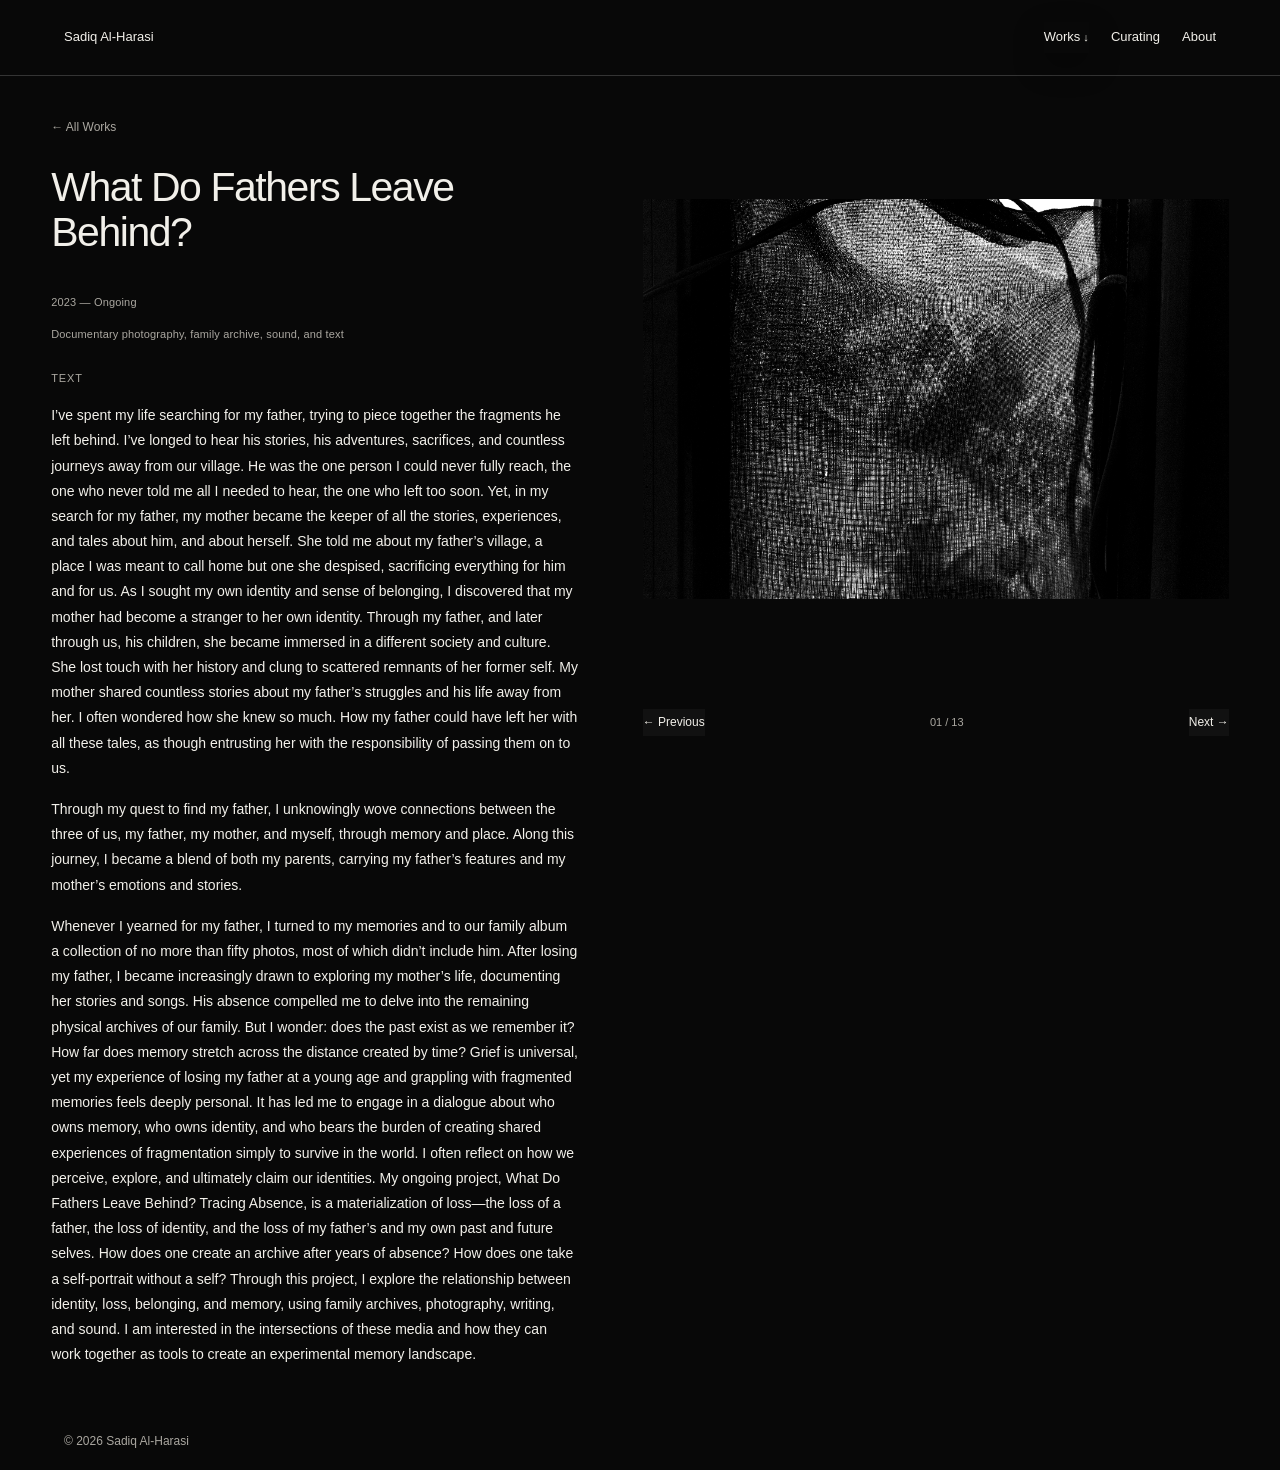
<file: fathers.html>
<!DOCTYPE html>
<html lang="en">
<head>
  <meta charset="UTF-8">
  <meta name="viewport" content="width=device-width, initial-scale=1.0">
  <title>What Do Fathers Leave Behind? — Sadiq Al-Harasi</title>

  <style>
    :root {
      --paper: #080808;
      --ink: #f2f0ea;
      --muted: #aaa7a0;
      --line: #343434;
    }

    * {
      box-sizing: border-box;
    }

    body {
      margin: 0;
      background: var(--paper);
      color: var(--ink);
      font-family: Arial, Helvetica, sans-serif;
      font-size: 13px;
      line-height: 1.55;
    }

    a {
      color: inherit;
      text-decoration: none;
    }

    header {
      position: relative;
      z-index: 10;
      display: flex;
      align-items: center;
      justify-content: space-between;
      padding: 22px 4%;
      border-bottom: 1px solid var(--line);
    }

    .logo {
      font-size: 13px;
      letter-spacing: 0.02em;
      white-space: nowrap;
    }

    nav {
      display: flex;
      align-items: center;
      gap: 25px;
    }

    .nav-item {
      position: relative;
    }

    .nav-link {
      display: inline-block;
      padding: 5px 0;
      cursor: pointer;
    }

    .dropdown {
      display: none;
      position: absolute;
      top: 100%;
      left: -14px;
      min-width: 235px;
      padding: 12px 14px;
      background: var(--paper);
      border: 1px solid var(--line);
      z-index: 20;
    }

    .nav-item:hover .dropdown,
    .nav-item:focus-within .dropdown,
    .nav-item.open .dropdown {
      display: block;
    }

    .dropdown-label {
      margin: 8px 0 5px;
      color: var(--muted);
      font-size: 10px;
      text-transform: uppercase;
      letter-spacing: 0.09em;
    }

    .dropdown a {
      display: block;
      padding: 5px 0;
    }

    .dropdown a:hover,
    nav > a:hover,
    .nav-link:hover {
      opacity: 0.55;
    }

    main {
      padding: 38px 4% 28px;
    }

    .project-heading {
      display: flex;
      align-items: baseline;
      justify-content: space-between;
      gap: 20px;
      margin-bottom: 26px;
    }

    h1 {
      margin: 0;
      font-size: clamp(22px, 2.5vw, 32px);
      font-weight: 400;
      line-height: 1.2;
      letter-spacing: -0.035em;
    }

    .year {
      color: var(--muted);
      white-space: nowrap;
    }

    .project-layout {
      display: grid;
      grid-template-columns: minmax(250px, 0.72fr) minmax(0, 1.5fr);
      gap: 5%;
      align-items: start;
    }

    .project-text {
      max-width: 490px;
    }

    .project-text p {
      margin: 0 0 17px;
    }

    .project-text .project-meta {
      margin-top: 28px;
      padding-top: 13px;
      border-top: 1px solid var(--line);
      color: var(--muted);
      font-size: 11px;
    }

    .image-area {
      min-width: 0;
    }

    .image-stage {
      position: relative;
      display: flex;
      align-items: center;
      justify-content: center;
      width: 100%;
      height: min(64vh, 570px);
      min-height: 280px;
    }

    .image-stage img {
      display: block;
      width: 100%;
      height: 100%;
      object-fit: contain;
    }

    .image-stage img[hidden] {
      display: none;
    }

    .image-nav {
      display: flex;
      align-items: center;
      justify-content: space-between;
      gap: 15px;
      margin-top: 13px;
      padding-top: 10px;
      border-top: 1px solid var(--line);
    }

    .arrow {
      border: 0;
      padding: 4px 0;
      background: transparent;
      color: var(--ink);
      font: inherit;
      cursor: pointer;
    }

    .arrow:hover {
      opacity: 0.5;
    }

    .counter {
      color: var(--muted);
      font-size: 11px;
      font-variant-numeric: tabular-nums;
    }

    footer {
      display: flex;
      justify-content: space-between;
      gap: 15px;
      margin: 42px 4% 0;
      padding: 15px 0 22px;
      border-top: 1px solid var(--line);
      color: var(--muted);
      font-size: 11px;
    }

    @media (max-width: 760px) {
      header {
        align-items: flex-start;
        flex-direction: column;
        gap: 14px;
        padding: 18px 5%;
      }

      nav {
        flex-wrap: wrap;
        gap: 10px 20px;
      }

      .dropdown {
        left: 0;
      }

      main {
        padding: 27px 5% 20px;
      }

      .project-heading {
        align-items: flex-start;
        flex-direction: column;
        gap: 7px;
        margin-bottom: 22px;
      }

      .project-layout {
        grid-template-columns: 1fr;
        gap: 30px;
      }

      .project-text {
        max-width: none;
      }

      .image-stage {
        height: min(58vh, 500px);
        min-height: 250px;
      }

      footer {
        margin-right: 5%;
        margin-left: 5%;
      }
    }
  
    footer { margin:0 !important; padding:20px 5vw !important; display:flex; align-items:center; justify-content:space-between; gap:20px; border-top:1px solid var(--line); color:var(--muted); font-size:12px; line-height:1.5; }
    footer span { display:block; }

  
    .project-meta p { margin:0 0 8px; }
    .meta-label { display:inline-block; min-width:112px; color:var(--ink); }
    .project-copy-label { margin:26px 0 14px; font-size:11px; font-weight:400; letter-spacing:.08em; text-transform:uppercase; color:var(--muted); }
  
    details.dropdown { position:relative; }
    details.dropdown > summary { display:inline-block; cursor:pointer; list-style:none; }
    details.dropdown > summary::-webkit-details-marker { display:none; }
    details.dropdown > summary::after { content:" ↓"; font-size:11px; }
    details.dropdown .dropdown-menu { display:none; position:absolute; z-index:100; top:calc(100% + 6px); left:0; right:auto; width:290px; max-width:85vw; max-height:70vh; overflow-y:auto; padding:18px; background:var(--paper); border:1px solid var(--line); box-shadow:0 8px 22px rgba(0,0,0,.06); }
    details.dropdown[open] .dropdown-menu { display:flex; flex-direction:column; gap:9px; }
    details.dropdown .dropdown-menu a { display:block; font-size:12px; line-height:1.5; }
    details.dropdown .menu-heading { margin:10px 0 2px; color:var(--muted); font-size:10px; letter-spacing:.08em; text-transform:uppercase; }

  
    details.dropdown { display:block; position:relative; }
    details.dropdown > summary { display:inline-block; cursor:pointer; list-style:none; padding:8px 0; white-space:nowrap; }
    details.dropdown > summary::-webkit-details-marker { display:none; }
    details.dropdown > summary::after { content:" ↓"; font-size:11px; }
    details.dropdown .dropdown-menu { display:none; position:absolute; z-index:100; top:calc(100% + 6px); left:0; right:auto; width:290px; max-width:85vw; max-height:70vh; overflow-y:auto; padding:18px; background:var(--paper); border:1px solid var(--line); box-shadow:0 8px 22px rgba(0,0,0,.06); }
    details.dropdown[open] .dropdown-menu { display:flex; flex-direction:column; gap:9px; }
    details.dropdown .dropdown-menu a { display:block; font-size:12px; line-height:1.5; }
    details.dropdown .menu-heading { margin:10px 0 2px; color:var(--muted); font-size:10px; letter-spacing:.08em; text-transform:uppercase; }
    .image-caption > span:first-child { display:none !important; }

  
    /* Works dropdown: override legacy .dropdown rules on this page */
    nav details.dropdown {
      display:block !important;
      position:relative !important;
      top:auto !important;
      left:auto !important;
      min-width:0 !important;
      padding:0 !important;
      border:0 !important;
      background:transparent !important;
      z-index:100 !important;
    }
    nav details.dropdown > summary {
      display:inline-block !important;
      padding:5px 0 !important;
      cursor:pointer;
      color:var(--ink);
      white-space:nowrap;
    }
    nav details.dropdown > .dropdown-menu {
      display:none !important;
      position:absolute !important;
      top:calc(100% + 6px) !important;
      left:0 !important;
      right:auto !important;
      min-width:270px !important;
      width:290px !important;
      max-width:85vw !important;
      max-height:70vh !important;
      overflow-y:auto !important;
      padding:18px !important;
      background:var(--paper) !important;
      border:1px solid var(--line) !important;
      z-index:9999 !important;
    }
    nav details.dropdown[open] > .dropdown-menu {
      display:flex !important;
      flex-direction:column !important;
      gap:9px !important;
    }
    nav details.dropdown .dropdown-menu a { display:block !important; padding:4px 0; }
    nav details.dropdown .menu-heading { margin:10px 0 2px; color:var(--muted); font-size:10px; letter-spacing:.08em; text-transform:uppercase; }
    .image-stage img[hidden] { display:none !important; }

  
    /* Consistent image frame and pinned image while reading */
    .carousel, .image-area {
      position: sticky;
      top: 24px;
      align-self: start;
      min-width: 0;
    }
    .image-stage {
      box-sizing: border-box;
      width: 100%;
      height: min(64vh, 570px);
      min-height: 280px;
      border: 1px solid var(--line);
      overflow: hidden;
      background: transparent;
    }
    .image-stage img {
      box-sizing: border-box;
      width: 100%;
      height: 100%;
      object-fit: contain;
      object-position: center;
    }
    @media (max-width: 760px) {
      .carousel, .image-area { position: static; top: auto; }
      .image-stage { height: min(62vh, 480px); min-height: 240px; }
    }

  </style>
  <link rel="stylesheet" href="theme.css">
</head>

<body>
  <header class="site-header">
    <a class="site-name" href="index.html">Sadiq Al-Harasi</a>
    <nav class="navigation" aria-label="Main navigation">
      <details class="dropdown">
        <summary>Works</summary>
        <div class="dropdown-menu">
          <a href="projects.html">Selected work</a>
          <p class="menu-heading">Documentary Photography</p>
          <a href="widows-son.html">A Widow's Son</a>
          <a href="exile.html">In Exile, You Have No Memory</a>
          <a href="normal-life.html">As a Lie, As a Dream</a>
          <a href="fathers.html">What Do Fathers Leave Behind?</a>
          <a href="revisioning-roads.html">Revisioning Roads</a>
          <p class="menu-heading">Installations</p>
          <a href="smells-like-home.html">Smells Like Home!</a>
          <a href="tracing-absence.html">Tracing Absence</a>
        </div>
      </details>
      <a href="curating.html">Curating</a>
      <a href="about.html">About</a>
    </nav>
  </header>

  <main>
    

    <div class="project-layout">
      <article class="project-text">
        <a class="back-link" href="projects.html">← All Works</a>
        <h1>What Do Fathers Leave Behind?</h1>
        <div class="project-meta"><p>2023 — Ongoing</p><p>Documentary photography, family archive, sound, and text</p></div>
        <h2 class="project-copy-label">Text</h2>
        <p>
          I’ve spent my life searching for my father, trying to piece together
          the fragments he left behind. I’ve longed to hear his stories, his
          adventures, sacrifices, and countless journeys away from our village.
          He was the one person I could never fully reach, the one who never
          told me all I needed to hear, the one who left too soon. Yet, in my
          search for my father, my mother became the keeper of all the stories,
          experiences, and tales about him, and about herself. She told me
          about my father’s village, a place I was meant to call home but one
          she despised, sacrificing everything for him and for us. As I sought
          my own identity and sense of belonging, I discovered that my mother
          had become a stranger to her own identity. Through my father, and
          later through us, his children, she became immersed in a different
          society and culture. She lost touch with her history and clung to
          scattered remnants of her former self. My mother shared countless
          stories about my father’s struggles and his life away from her. I
          often wondered how she knew so much. How my father could have left
          her with all these tales, as though entrusting her with the
          responsibility of passing them on to us.
        </p>

        <p>
          Through my quest to find my father, I unknowingly wove connections
          between the three of us, my father, my mother, and myself, through
          memory and place. Along this journey, I became a blend of both my
          parents, carrying my father’s features and my mother’s emotions and
          stories.
        </p>

        <p>
          Whenever I yearned for my father, I turned to my memories and to our
          family album a collection of no more than fifty photos, most of
          which didn’t include him. After losing my father, I became
          increasingly drawn to exploring my mother’s life, documenting her
          stories and songs. His absence compelled me to delve into the
          remaining physical archives of our family. But I wonder: does the
          past exist as we remember it? How far does memory stretch across the
          distance created by time? Grief is universal, yet my experience of
          losing my father at a young age and grappling with fragmented
          memories feels deeply personal. It has led me to engage in a
          dialogue about who owns memory, who owns identity, and who bears the
          burden of creating shared experiences of fragmentation simply to
          survive in the world. I often reflect on how we perceive, explore,
          and ultimately claim our identities. My ongoing project, What Do
          Fathers Leave Behind? Tracing Absence, is a materialization of
          loss—the loss of a father, the loss of identity, and the loss of my
          father’s and my own past and future selves. How does one create an
          archive after years of absence? How does one take a self-portrait
          without a self? Through this project, I explore the relationship
          between identity, loss, belonging, and memory, using family
          archives, photography, writing, and sound. I am interested in the
          intersections of these media and how they can work together as tools
          to create an experimental memory landscape.
        </p>

        
      </article>

      <section class="image-area" aria-label="Project photographs">
        <div class="image-stage" id="imageStage">
          <img src="images/Al-HarasiS01.jpg"
               alt="Photograph 1 from What Do Fathers Leave Behind?"
               loading="eager">
          <img src="images/Al-HarasiS02.jpg"
               alt="Photograph 2 from What Do Fathers Leave Behind?"
               loading="lazy" hidden>
          <img src="images/Al-HarasiS03.jpg"
               alt="Photograph 3 from What Do Fathers Leave Behind?"
               loading="lazy" hidden>
          <img src="images/Al-HarasiS04.jpg"
               alt="Photograph 4 from What Do Fathers Leave Behind?"
               loading="lazy" hidden>
          <img src="images/Al-HarasiS05.jpg"
               alt="Photograph 5 from What Do Fathers Leave Behind?"
               loading="lazy" hidden>
          <img src="images/Al-HarasiS06.jpg"
               alt="Photograph 6 from What Do Fathers Leave Behind?"
               loading="lazy" hidden>
          <img src="images/Al-HarasiS07.jpg"
               alt="Photograph 7 from What Do Fathers Leave Behind?"
               loading="lazy" hidden>
          <img src="images/Al-HarasiS08.jpg"
               alt="Photograph 8 from What Do Fathers Leave Behind?"
               loading="lazy" hidden>
          <img src="images/Al-HarasiS09.jpg"
               alt="Photograph 9 from What Do Fathers Leave Behind?"
               loading="lazy" hidden>
          <img src="images/Al-HarasiS010.jpg"
               alt="Photograph 10 from What Do Fathers Leave Behind?"
               loading="lazy" hidden>
          <img src="images/Al-HarasiS011.jpg"
               alt="Photograph 11 from What Do Fathers Leave Behind?"
               loading="lazy" hidden>
          <img src="images/Al-HarasiS012.jpg"
               alt="Photograph 12 from What Do Fathers Leave Behind?"
               loading="lazy" hidden>
          <img src="images/Al-HarasiS013.jpg"
               alt="Photograph 13 from What Do Fathers Leave Behind?"
               loading="lazy" hidden>
        </div>

        <div class="image-nav">
          <button class="arrow" id="previous" type="button"
                  aria-label="Previous photograph">← Previous</button>
          <span class="counter" id="counter" aria-live="polite">01 / 13</span>
          <button class="arrow" id="next" type="button"
                  aria-label="Next photograph">Next →</button>
        </div>
      </section>
    </div>
  </main>

  <footer><span>© 2026 Sadiq Al-Harasi</span></footer>

  <script>
    const images = Array.from(
      document.querySelectorAll("#imageStage img")
    );
    const counter = document.getElementById("counter");
    let currentIndex = 0;

    function showImage(index) {
      currentIndex = (index + images.length) % images.length;

      images.forEach((image, i) => {
        image.hidden = i !== currentIndex;
      });

      counter.textContent =
        String(currentIndex + 1).padStart(2, "0") +
        " / " +
        String(images.length).padStart(2, "0");
    }

    document.getElementById("previous").addEventListener("click", () => {
      showImage(currentIndex - 1);
    });

    document.getElementById("next").addEventListener("click", () => {
      showImage(currentIndex + 1);
    });

    document.addEventListener("keydown", (event) => {
      if (event.target.closest("input, textarea, select, [contenteditable='true']")) return;
      if (event.key === "ArrowLeft") showImage(currentIndex - 1);
      if (event.key === "ArrowRight") showImage(currentIndex + 1);
    });


    showImage(0);
  </script>

<script>
(function () {
  const singleImage = document.getElementById("project-image");
  const stage = document.getElementById("imageStage") || document.querySelector(".image-stage");
  let sources = [];
  try {
    if (typeof projectImages !== "undefined" && projectImages.length) {
      sources = projectImages.slice();
    }
  } catch (_) {}
  if (!sources.length && stage) {
    sources = Array.from(stage.querySelectorAll("img")).map(img => img.getAttribute("src"));
  }
  if (!sources.length) return;

  const visibleImage = singleImage || (stage && stage.querySelector("img:not([hidden])"));
  if (!visibleImage) return;
  const altText = visibleImage.alt || document.title;
  const box = document.createElement("div");
  box.className = "lightbox";
  box.setAttribute("role", "dialog");
  box.setAttribute("aria-modal", "true");
  box.setAttribute("aria-label", "Image viewer");
  box.innerHTML = '<button class="lightbox-close" type="button" aria-label="Close image viewer">×</button>' +
    '<button class="lightbox-nav lightbox-prev" type="button" aria-label="Previous image">‹</button>' +
    '<img alt=""><button class="lightbox-nav lightbox-next" type="button" aria-label="Next image">›</button>' +
    '<span class="lightbox-counter" aria-live="polite"></span>';
  document.body.appendChild(box);
  const largeImage = box.querySelector("img");
  const counter = box.querySelector(".lightbox-counter");
  let index = 0;
  let lastFocus = null;

  function syncPage(i) {
    try {
      if (singleImage && typeof updateImage === "function") updateImage(i);
      else if (typeof showImage === "function") showImage(i);
      else if (singleImage) singleImage.src = sources[i];
    } catch (_) {
      if (singleImage) singleImage.src = sources[i];
    }
  }
  function render(i) {
    index = (i + sources.length) % sources.length;
    syncPage(index);
    largeImage.src = sources[index];
    largeImage.alt = altText + " — image " + (index + 1) + " of " + sources.length;
    counter.textContent = String(index + 1).padStart(2, "0") + " / " + String(sources.length).padStart(2, "0");
  }
  function open(i) {
    lastFocus = document.activeElement;
    render(i);
    box.classList.add("is-open");
    document.body.style.overflow = "hidden";
    box.querySelector(".lightbox-close").focus();
  }
  function close() {
    box.classList.remove("is-open");
    document.body.style.overflow = "";
    if (lastFocus && typeof lastFocus.focus === "function") lastFocus.focus();
  }

  document.querySelectorAll("#project-image, #imageStage img, .image-stage img").forEach(img => {
    img.addEventListener("click", () => {
      let current = 0;
      if (singleImage) {
        const src = singleImage.getAttribute("src");
        const found = sources.indexOf(src);
        if (found >= 0) current = found;
        try { if (typeof activeImage !== "undefined") current = activeImage; } catch (_) {}
      } else if (stage) {
        const all = Array.from(stage.querySelectorAll("img"));
        current = Math.max(0, all.findIndex(item => !item.hidden));
      }
      open(current);
    });
    img.setAttribute("tabindex", "0");
    img.setAttribute("role", "button");
    img.setAttribute("aria-label", "Open image full size");
    img.addEventListener("keydown", event => {
      if (event.key === "Enter" || event.key === " ") { event.preventDefault(); img.click(); }
    });
  });
  box.querySelector(".lightbox-close").addEventListener("click", close);
  box.querySelector(".lightbox-prev").addEventListener("click", () => render(index - 1));
  box.querySelector(".lightbox-next").addEventListener("click", () => render(index + 1));
  largeImage.addEventListener("click", () => render(index + 1));
  box.addEventListener("click", event => { if (event.target === box) close(); });
  document.addEventListener("keydown", event => {
    if (!box.classList.contains("is-open")) return;
    if (event.key === "Escape") { event.preventDefault(); close(); }
    if (event.key === "ArrowLeft") { event.preventDefault(); render(index - 1); }
    if (event.key === "ArrowRight") { event.preventDefault(); render(index + 1); }
  });
})();
</script>
</body>
</html>
</file>
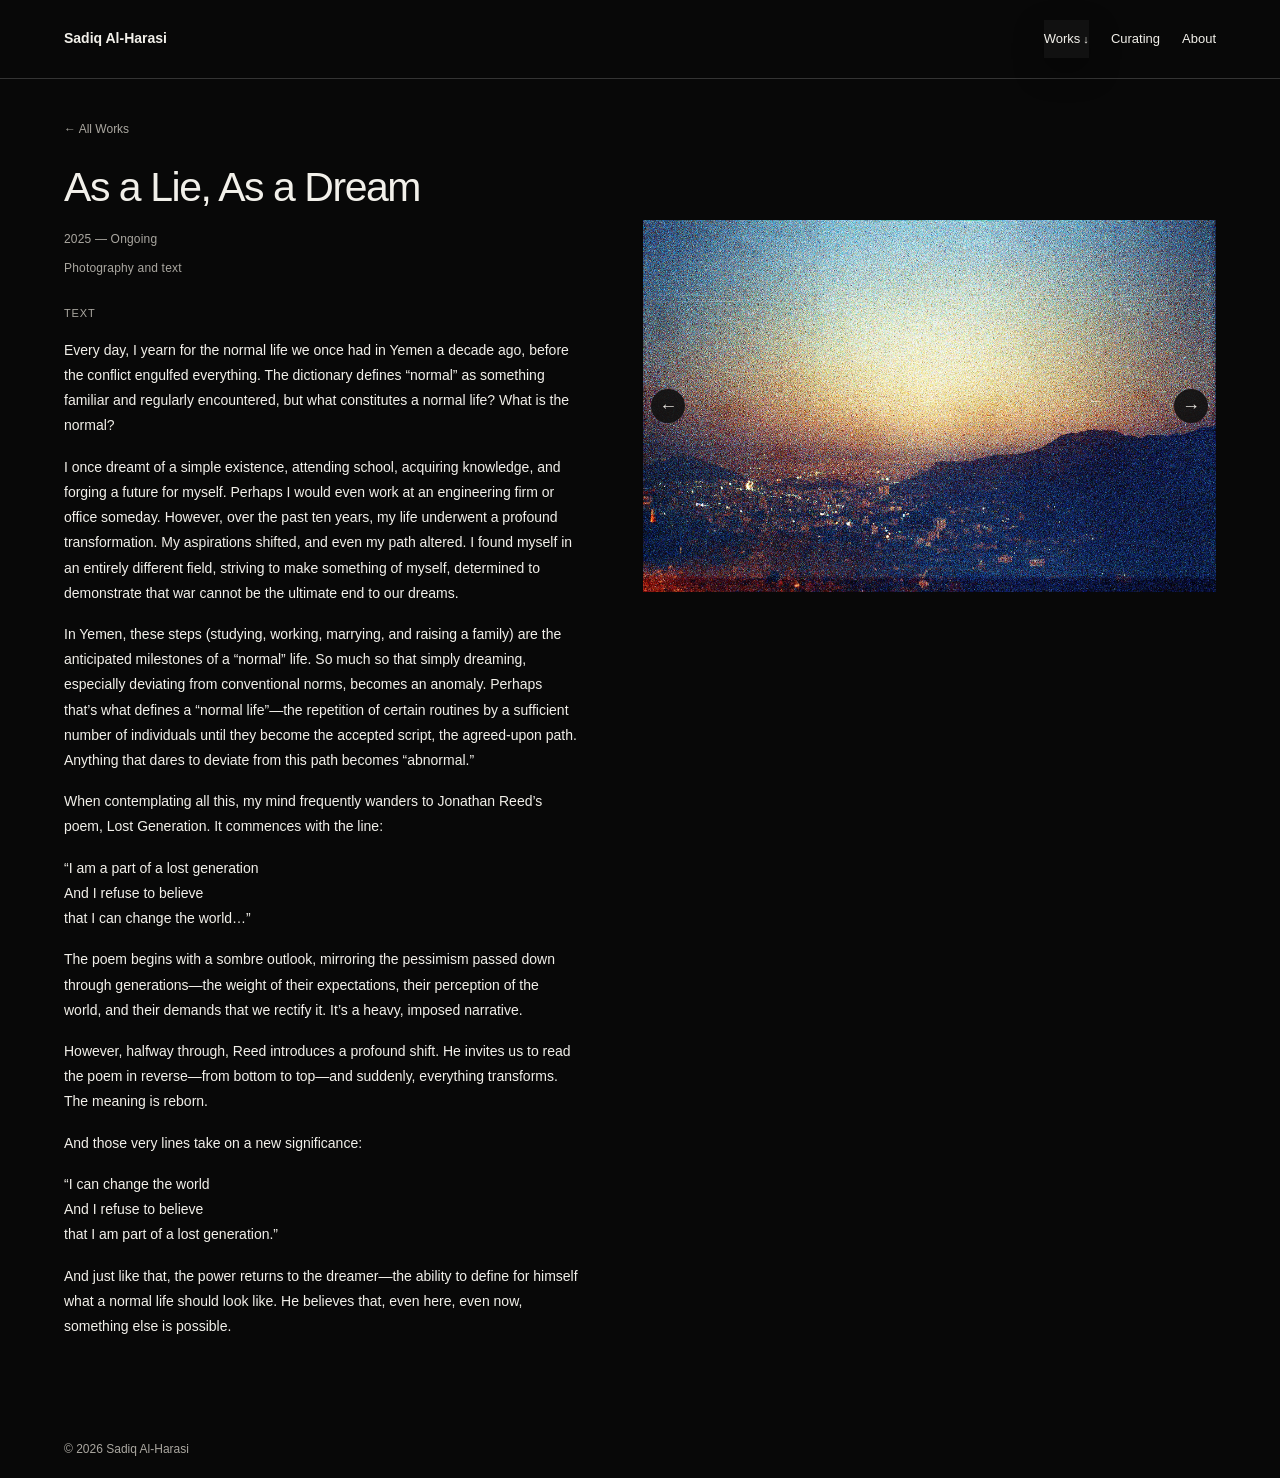
<file: normal-life.html>
<!DOCTYPE html>
<html lang="en">
<head>
  <meta charset="UTF-8">
  <meta name="viewport" content="width=device-width, initial-scale=1.0">
  <title>As a Lie, As a Dream — Sadiq Al-Harasi</title>

  <style>
    :root {
      --paper: #080808;
      --ink: #f2f0ea;
      --muted: #aaa7a0;
      --line: #343434;
    }

    * {
      box-sizing: border-box;
    }

    body {
      margin: 0;
      background: var(--paper);
      color: var(--ink);
      font-family: Arial, Helvetica, sans-serif;
      font-size: 14px;
      line-height: 1.7;
    }

    a {
      color: inherit;
      text-decoration: none;
    }

    .site-header {
      min-height: 76px;
      padding: 20px 5%;
      display: flex;
      align-items: center;
      justify-content: space-between;
      gap: 24px;
      border-bottom: 1px solid var(--line);
    }

    .site-name {
      font-weight: 600;
      white-space: nowrap;
    }

    .navigation {
      display: flex;
      align-items: center;
      flex-wrap: wrap;
      gap: 24px;
      font-size: 13px;
    }

    .navigation > a {
      white-space: nowrap;
    }

    .navigation a:hover {
      opacity: 0.6;
    }

    .dropdown {
      position: relative;
    }

    .dropdown-trigger {
      display: inline-block;
      padding: 8px 0;
      cursor: pointer;
    }

    .dropdown-trigger::after {
      content: " ↓";
      font-size: 11px;
    }

    .dropdown-menu {
      display: none;
      position: absolute;
      z-index: 20;
      top: 100%;
      right: 0;
      width: 290px;
      max-width: 85vw;
      max-height: 70vh;
      overflow-y: auto;
      padding: 18px;
      background: var(--paper);
      border: 1px solid var(--line);
      box-shadow: 0 8px 22px rgba(0, 0, 0, 0.06);
    }

    .dropdown:hover .dropdown-menu,
    .dropdown:focus-within .dropdown-menu,
    .dropdown.open .dropdown-menu {
      display: flex;
      flex-direction: column;
      gap: 9px;
    }

    .menu-heading {
      margin: 10px 0 2px;
      color: var(--muted);
      font-size: 10px;
      letter-spacing: 0.08em;
      text-transform: uppercase;
    }

    .dropdown-menu a {
      font-size: 12px;
      line-height: 1.5;
    }

    .dropdown-menu a:hover {
      opacity: 0.55;
    }

    main {
      width: 90%;
      max-width: 1440px;
      margin: 0 auto;
      padding: 38px 0 64px;
    }

    .project-layout {
      display: grid;
      grid-template-columns: minmax(0, 1fr) minmax(0, 0.9fr);
      gap: 7%;
      align-items: start;
    }

    .project-info {
      min-width: 0;
    }

    .back-link {
      display: inline-block;
      margin-bottom: 28px;
      color: var(--muted);
      font-size: 12px;
    }

    .back-link:hover {
      color: var(--ink);
    }

    h1 {
      margin: 0 0 8px;
      font-size: clamp(30px, 3.2vw, 46px);
      font-weight: 400;
      letter-spacing: -1.5px;
      line-height: 1.1;
    }

    .project-meta {
      margin: 0 0 28px;
      color: var(--muted);
      font-size: 12px;
      line-height: 1.8;
    }

    .project-description p {
      margin: 0 0 18px;
    }

    .carousel {
      position: sticky;
      top: 24px;
      min-width: 0;
      margin-top: 4px;
    }

    .image-stage {
      position: relative;
      display: flex;
      align-items: center;
      justify-content: center;
      width: 100%;
      height: min(64vh, 570px);
      min-height: 280px;
    }

    .image-stage img {
      display: block;
      width: 100%;
      height: 100%;
      object-fit: contain;
      background: transparent;
    }

    .carousel-arrow {
      position: absolute;
      top: 50%;
      transform: translateY(-50%);
      width: 34px;
      height: 34px;
      display: flex;
      align-items: center;
      justify-content: center;
      padding: 0;
      border: 1px solid var(--line);
      border-radius: 50%;
      background: var(--paper);
      color: var(--ink);
      font-size: 18px;
      cursor: pointer;
      opacity: 0.92;
    }

    .carousel-arrow:hover {
      background: white;
    }

    .carousel-arrow:focus-visible {
      outline: 2px solid var(--ink);
      outline-offset: 3px;
    }

    .previous {
      left: 8px;
    }

    .next {
      right: 8px;
    }

    .image-caption {
      display: flex;
      justify-content: space-between;
      gap: 12px;
      margin-top: 10px;
      color: var(--muted);
      font-size: 11px;
    }

    .image-counter {
      font-variant-numeric: tabular-nums;
    }

    footer {
      padding: 20px 5%;
      border-top: 1px solid var(--line);
      color: var(--muted);
      font-size: 11px;
    }

    @media (max-width: 760px) {
      .site-header {
        align-items: flex-start;
        flex-direction: column;
        gap: 14px;
      }

      .navigation {
        gap: 16px;
      }

      main {
        padding-top: 24px;
      }

      .project-layout {
        grid-template-columns: 1fr;
        gap: 28px;
      }

      .carousel {
        position: relative;
        top: auto;
        order: 2;
        margin-top: 0;
      }

      .image-stage {
        height: 52vh;
        min-height: 240px;
        max-height: 460px;
      }

      .back-link {
        margin-bottom: 20px;
      }

      h1 {
        font-size: 34px;
      }
    }
  
    footer { margin:0 !important; padding:20px 5vw !important; display:flex; align-items:center; justify-content:space-between; gap:20px; border-top:1px solid var(--line); color:var(--muted); font-size:12px; line-height:1.5; }
    footer span { display:block; }

  
    .project-meta p { margin:0 0 8px; }
    .meta-label { display:inline-block; min-width:112px; color:var(--ink); }
    .project-copy-label { margin:26px 0 14px; font-size:11px; font-weight:400; letter-spacing:.08em; text-transform:uppercase; color:var(--muted); }
  
    details.dropdown { position:relative; }
    details.dropdown > summary { display:inline-block; cursor:pointer; list-style:none; }
    details.dropdown > summary::-webkit-details-marker { display:none; }
    details.dropdown > summary::after { content:" ↓"; font-size:11px; }
    details.dropdown .dropdown-menu { display:none; position:absolute; z-index:100; top:calc(100% + 6px); left:0; right:auto; width:290px; max-width:85vw; max-height:70vh; overflow-y:auto; padding:18px; background:var(--paper); border:1px solid var(--line); box-shadow:0 8px 22px rgba(0,0,0,.06); }
    details.dropdown[open] .dropdown-menu { display:flex; flex-direction:column; gap:9px; }
    details.dropdown .dropdown-menu a { display:block; font-size:12px; line-height:1.5; }
    details.dropdown .menu-heading { margin:10px 0 2px; color:var(--muted); font-size:10px; letter-spacing:.08em; text-transform:uppercase; }

  
    details.dropdown { display:block; position:relative; }
    details.dropdown > summary { display:inline-block; cursor:pointer; list-style:none; padding:8px 0; white-space:nowrap; }
    details.dropdown > summary::-webkit-details-marker { display:none; }
    details.dropdown > summary::after { content:" ↓"; font-size:11px; }
    details.dropdown .dropdown-menu { display:none; position:absolute; z-index:100; top:calc(100% + 6px); left:0; right:auto; width:290px; max-width:85vw; max-height:70vh; overflow-y:auto; padding:18px; background:var(--paper); border:1px solid var(--line); box-shadow:0 8px 22px rgba(0,0,0,.06); }
    details.dropdown[open] .dropdown-menu { display:flex; flex-direction:column; gap:9px; }
    details.dropdown .dropdown-menu a { display:block; font-size:12px; line-height:1.5; }
    details.dropdown .menu-heading { margin:10px 0 2px; color:var(--muted); font-size:10px; letter-spacing:.08em; text-transform:uppercase; }
    .image-caption > span:first-child { display:none !important; }

  
    /* Consistent image frame and pinned image while reading */
    .carousel, .image-area {
      position: sticky;
      top: 24px;
      align-self: start;
      min-width: 0;
    }
    .image-stage {
      box-sizing: border-box;
      width: 100%;
      height: min(64vh, 570px);
      min-height: 280px;
      border: 1px solid var(--line);
      overflow: hidden;
      background: transparent;
    }
    .image-stage img {
      box-sizing: border-box;
      width: 100%;
      height: 100%;
      object-fit: contain;
      object-position: center;
    }
    @media (max-width: 760px) {
      .carousel, .image-area { position: static; top: auto; }
      .image-stage { height: min(62vh, 480px); min-height: 240px; }
    }

  </style>
  <link rel="stylesheet" href="theme.css">
</head>

<body>
  <header class="site-header">
    <a class="site-name" href="index.html">Sadiq Al-Harasi</a>
    <nav class="navigation" aria-label="Main navigation">
      <details class="dropdown">
        <summary>Works</summary>
        <div class="dropdown-menu">
          <a href="projects.html">Selected work</a>
          <p class="menu-heading">Documentary Photography</p>
          <a href="widows-son.html">A Widow's Son</a>
          <a href="exile.html">In Exile, You Have No Memory</a>
          <a href="normal-life.html">As a Lie, As a Dream</a>
          <a href="fathers.html">What Do Fathers Leave Behind?</a>
          <a href="revisioning-roads.html">Revisioning Roads</a>
          <p class="menu-heading">Installations</p>
          <a href="smells-like-home.html">Smells Like Home!</a>
          <a href="tracing-absence.html">Tracing Absence</a>
        </div>
      </details>
      <a href="curating.html">Curating</a>
      <a href="about.html">About</a>
    </nav>
  </header>

  <main>
    <div class="project-layout">
      <section class="project-info">
        <a class="back-link" href="projects.html">← All Works</a>

        <h1>As a Lie, As a Dream</h1>

        <div class="project-meta"><p>2025 — Ongoing</p><p>Photography and text</p></div>

        <div class="project-description"><h2 class="project-copy-label">Text</h2>
          <p>
            Every day, I yearn for the normal life we once had in Yemen
            a decade ago, before the conflict engulfed everything. The
            dictionary defines “normal” as something familiar and
            regularly encountered, but what constitutes a normal life?
            What is the normal?
          </p>

          <p>
            I once dreamt of a simple existence, attending school,
            acquiring knowledge, and forging a future for myself.
            Perhaps I would even work at an engineering firm or office
            someday. However, over the past ten years, my life underwent
            a profound transformation. My aspirations shifted, and even
            my path altered. I found myself in an entirely different
            field, striving to make something of myself, determined to
            demonstrate that war cannot be the ultimate end to our dreams.
          </p>

          <p>
            In Yemen, these steps (studying, working, marrying, and
            raising a family) are the anticipated milestones of a
            “normal” life. So much so that simply dreaming, especially
            deviating from conventional norms, becomes an anomaly.
            Perhaps that’s what defines a “normal life”—the repetition
            of certain routines by a sufficient number of individuals
            until they become the accepted script, the agreed-upon path.
            Anything that dares to deviate from this path becomes
            “abnormal.”
          </p>

          <p>
            When contemplating all this, my mind frequently wanders to
            Jonathan Reed’s poem, Lost Generation. It commences with
            the line:
          </p>

          <p>
            “I am a part of a lost generation<br>
            And I refuse to believe<br>
            that I can change the world…”
          </p>

          <p>
            The poem begins with a sombre outlook, mirroring the
            pessimism passed down through generations—the weight of
            their expectations, their perception of the world, and
            their demands that we rectify it. It’s a heavy, imposed
            narrative.
          </p>

          <p>
            However, halfway through, Reed introduces a profound shift.
            He invites us to read the poem in reverse—from bottom to
            top—and suddenly, everything transforms. The meaning is
            reborn.
          </p>

          <p>
            And those very lines take on a new significance:
          </p>

          <p>
            “I can change the world<br>
            And I refuse to believe<br>
            that I am part of a lost generation.”
          </p>

          <p>
            And just like that, the power returns to the dreamer—the
            ability to define for himself what a normal life should
            look like. He believes that, even here, even now, something
            else is possible.
          </p>
        </div>
      </section>

      <section class="carousel" aria-label="Project photographs">
        <div class="image-stage">
          <button
            class="carousel-arrow previous"
            type="button"
            aria-label="Previous photograph"
          >&#8592;</button>

          <img
            id="project-image"
            src="images/S2_001.jpg"
            alt="As a Lie, As a Dream — photograph 1 of 8"
          >

          <button
            class="carousel-arrow next"
            type="button"
            aria-label="Next photograph"
          >&#8594;</button>
        </div>

        <div class="image-caption">
          <span class="image-counter" id="image-counter" aria-live="polite">01 / 08</span>
        </div>
      </section>
    </div>
  </main>

  <footer><span>© 2026 Sadiq Al-Harasi</span></footer>

  <script>
    const projectImages = [
      "images/S2_001.jpg",
      "images/S2_002.jpg",
      "images/S2_003.jpg",
      "images/S2_004.jpg",
      "images/S2_005.jpg",
      "images/S2_006.jpg",
      "images/S2_007.jpg",
      "images/S2_008.jpg"
    ];

    let activeImage = 0;

    const projectImage = document.getElementById("project-image");
    const imageCounter = document.getElementById("image-counter");
    const previousButton = document.querySelector(".carousel-arrow.previous");
    const nextButton = document.querySelector(".carousel-arrow.next");

    function updateImage(index) {
      activeImage = (index + projectImages.length) % projectImages.length;
      projectImage.src = projectImages[activeImage];
      projectImage.alt =
        `As a Lie, As a Dream — photograph ${activeImage + 1} of ${projectImages.length}`;

      imageCounter.textContent =
        `${String(activeImage + 1).padStart(2, "0")} / ${String(projectImages.length).padStart(2, "0")}`;
    }

    previousButton.addEventListener("click", () => {
      updateImage(activeImage - 1);
    });

    nextButton.addEventListener("click", () => {
      updateImage(activeImage + 1);
    });

    document.addEventListener("keydown", (event) => {
      if (event.key === "ArrowLeft") updateImage(activeImage - 1);
      if (event.key === "ArrowRight") updateImage(activeImage + 1);
    });

    const dropdown = document.getElementById("projects-dropdown");
    const trigger = dropdown.querySelector(".dropdown-trigger");

    trigger.addEventListener("click", (event) => {
      if (!dropdown.classList.contains("open")) {
        event.preventDefault();
        dropdown.classList.add("open");
        trigger.setAttribute("aria-expanded", "true");
      }
    });

    document.addEventListener("click", (event) => {
      if (!dropdown.contains(event.target)) {
        dropdown.classList.remove("open");
        trigger.setAttribute("aria-expanded", "false");
      }
    });

    dropdown.addEventListener("mouseleave", () => {
      dropdown.classList.remove("open");
      trigger.setAttribute("aria-expanded", "false");
    });
  </script>

<script>
(function () {
  const singleImage = document.getElementById("project-image");
  const stage = document.getElementById("imageStage") || document.querySelector(".image-stage");
  let sources = [];
  try {
    if (typeof projectImages !== "undefined" && projectImages.length) {
      sources = projectImages.slice();
    }
  } catch (_) {}
  if (!sources.length && stage) {
    sources = Array.from(stage.querySelectorAll("img")).map(img => img.getAttribute("src"));
  }
  if (!sources.length) return;

  const visibleImage = singleImage || (stage && stage.querySelector("img:not([hidden])"));
  if (!visibleImage) return;
  const altText = visibleImage.alt || document.title;
  const box = document.createElement("div");
  box.className = "lightbox";
  box.setAttribute("role", "dialog");
  box.setAttribute("aria-modal", "true");
  box.setAttribute("aria-label", "Image viewer");
  box.innerHTML = '<button class="lightbox-close" type="button" aria-label="Close image viewer">×</button>' +
    '<button class="lightbox-nav lightbox-prev" type="button" aria-label="Previous image">‹</button>' +
    '<img alt=""><button class="lightbox-nav lightbox-next" type="button" aria-label="Next image">›</button>' +
    '<span class="lightbox-counter" aria-live="polite"></span>';
  document.body.appendChild(box);
  const largeImage = box.querySelector("img");
  const counter = box.querySelector(".lightbox-counter");
  let index = 0;
  let lastFocus = null;

  function syncPage(i) {
    try {
      if (singleImage && typeof updateImage === "function") updateImage(i);
      else if (typeof showImage === "function") showImage(i);
      else if (singleImage) singleImage.src = sources[i];
    } catch (_) {
      if (singleImage) singleImage.src = sources[i];
    }
  }
  function render(i) {
    index = (i + sources.length) % sources.length;
    syncPage(index);
    largeImage.src = sources[index];
    largeImage.alt = altText + " — image " + (index + 1) + " of " + sources.length;
    counter.textContent = String(index + 1).padStart(2, "0") + " / " + String(sources.length).padStart(2, "0");
  }
  function open(i) {
    lastFocus = document.activeElement;
    render(i);
    box.classList.add("is-open");
    document.body.style.overflow = "hidden";
    box.querySelector(".lightbox-close").focus();
  }
  function close() {
    box.classList.remove("is-open");
    document.body.style.overflow = "";
    if (lastFocus && typeof lastFocus.focus === "function") lastFocus.focus();
  }

  document.querySelectorAll("#project-image, #imageStage img, .image-stage img").forEach(img => {
    img.addEventListener("click", () => {
      let current = 0;
      if (singleImage) {
        const src = singleImage.getAttribute("src");
        const found = sources.indexOf(src);
        if (found >= 0) current = found;
        try { if (typeof activeImage !== "undefined") current = activeImage; } catch (_) {}
      } else if (stage) {
        const all = Array.from(stage.querySelectorAll("img"));
        current = Math.max(0, all.findIndex(item => !item.hidden));
      }
      open(current);
    });
    img.setAttribute("tabindex", "0");
    img.setAttribute("role", "button");
    img.setAttribute("aria-label", "Open image full size");
    img.addEventListener("keydown", event => {
      if (event.key === "Enter" || event.key === " ") { event.preventDefault(); img.click(); }
    });
  });
  box.querySelector(".lightbox-close").addEventListener("click", close);
  box.querySelector(".lightbox-prev").addEventListener("click", () => render(index - 1));
  box.querySelector(".lightbox-next").addEventListener("click", () => render(index + 1));
  largeImage.addEventListener("click", () => render(index + 1));
  box.addEventListener("click", event => { if (event.target === box) close(); });
  document.addEventListener("keydown", event => {
    if (!box.classList.contains("is-open")) return;
    if (event.key === "Escape") { event.preventDefault(); close(); }
    if (event.key === "ArrowLeft") { event.preventDefault(); render(index - 1); }
    if (event.key === "ArrowRight") { event.preventDefault(); render(index + 1); }
  });
})();
</script>
</body>
</html>
</file>
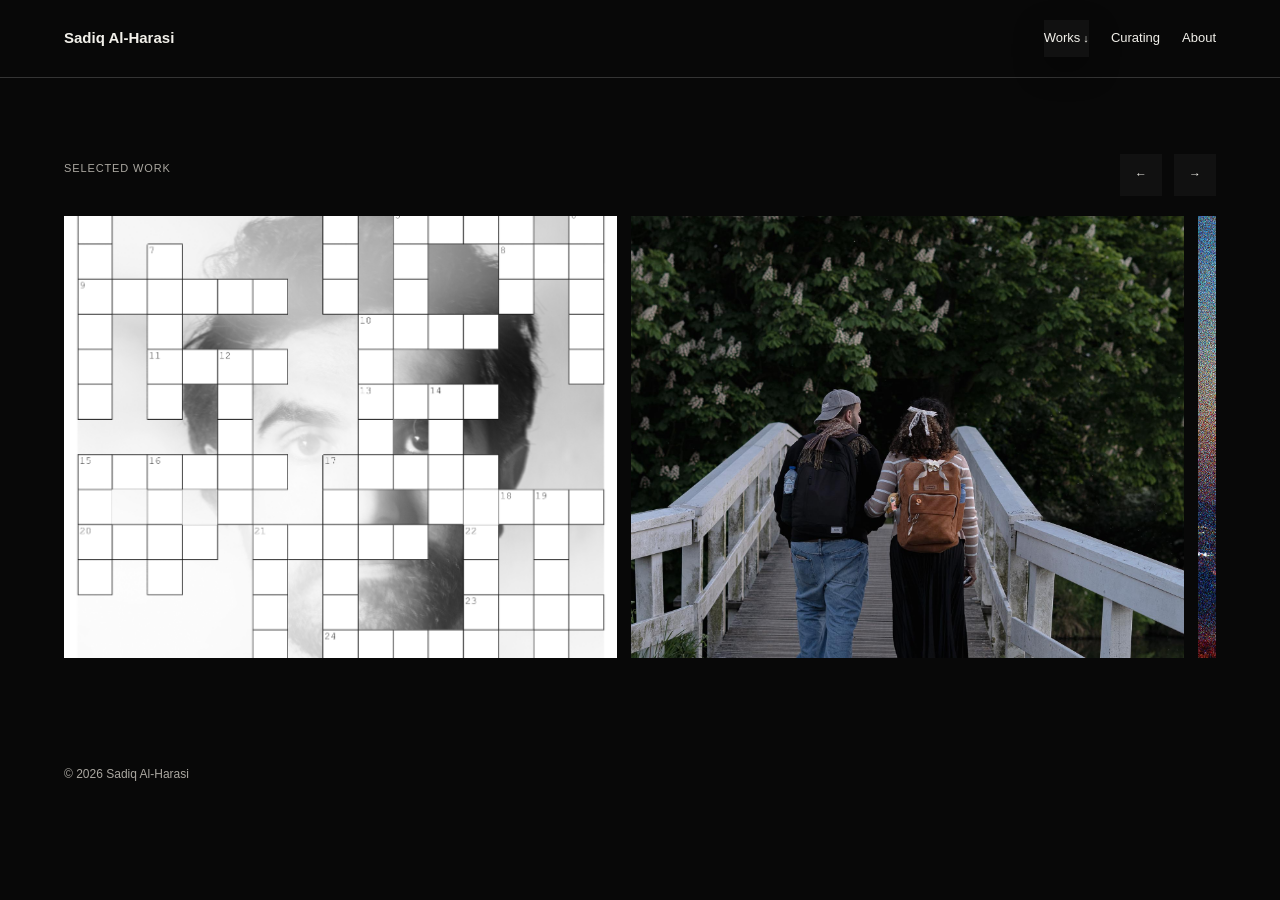
<file: projects.html>
<!DOCTYPE html>
<html lang="en">
<head>
  <meta charset="UTF-8">
  <meta name="viewport" content="width=device-width, initial-scale=1.0">
  <title>Projects — Sadiq Al-Harasi</title>

  <style>
    :root {
      --paper: #080808;
      --ink: #f2f0ea;
      --muted: #aaa7a0;
      --line: #343434;
    }

    * { box-sizing: border-box; }

    body {
      margin: 0;
      background: var(--paper);
      color: var(--ink);
      font-family: Arial, Helvetica, sans-serif;
      font-size: 14px;
      line-height: 1.6;
    }

    a { color: inherit; text-decoration: none; }

    .site-header {
      min-height: 76px;
      padding: 18px 5%;
      display: flex;
      align-items: center;
      justify-content: space-between;
      gap: 24px;
      border-bottom: 1px solid var(--line);
    }

    .site-name {
      font-size: 15px;
      font-weight: 600;
      white-space: nowrap;
    }

    .navigation {
      display: flex;
      align-items: center;
      gap: 24px;
      font-size: 13px;
    }

    .navigation > a, .dropdown-trigger { cursor: pointer; }
    .navigation a:hover, .dropdown-trigger:hover { opacity: 0.6; }

    .dropdown { position: relative; }

    .dropdown-trigger {
      display: inline-block;
      padding: 8px 0;
    }

    .dropdown-trigger::after {
      content: " ↓";
      font-size: 11px;
    }

    .dropdown-menu {
      display: none;
      position: absolute;
      z-index: 20;
      top: 100%;
      right: 0;
      width: 290px;
      max-width: 85vw;
      max-height: 70vh;
      overflow-y: auto;
      padding: 18px;
      background: var(--paper);
      border: 1px solid var(--line);
      box-shadow: 0 8px 22px rgba(0, 0, 0, 0.06);
    }

    .dropdown:hover .dropdown-menu,
    .dropdown:focus-within .dropdown-menu,
    .dropdown.open .dropdown-menu {
      display: flex;
      flex-direction: column;
      gap: 9px;
    }

    .dropdown-menu .menu-heading {
      margin: 10px 0 2px;
      color: var(--muted);
      font-size: 10px;
      letter-spacing: 0.08em;
      text-transform: uppercase;
    }

    .dropdown-menu a { font-size: 12px; line-height: 1.5; }
    .dropdown-menu a:hover { opacity: 0.55; }

    main {
      width: 90%;
      max-width: 1200px;
      margin: 0 auto;
      padding: 38px 0 70px;
    }

    .page-heading { margin-bottom: 32px; }

    .page-heading h1 {
      margin: 0 0 8px;
      font-size: clamp(28px, 3vw, 38px);
      line-height: 1.15;
      font-weight: 400;
      letter-spacing: -1px;
    }

    .page-heading p {
      max-width: 480px;
      margin: 0;
      color: var(--muted);
      font-size: 13px;
    }

    .project-carousel-section { margin-top:26px; }
    .carousel-toolbar { display:flex; align-items:center; justify-content:space-between; gap:20px; margin-bottom:20px; }
    .carousel-toolbar p { margin:0; color:var(--muted); font-size:11px; letter-spacing:.08em; text-transform:uppercase; }
    .carousel-toolbar p span { margin-left:14px; color:var(--ink); }
    .carousel-controls { display:flex; gap:8px; }
    .carousel-arrow { width:42px; height:42px; border:1px solid var(--line); background:transparent; color:var(--ink); font:inherit; cursor:pointer; }
    .carousel-arrow:hover { background:var(--ink); color:var(--paper); }
    .project-carousel { display:grid; grid-auto-flow:column; grid-auto-columns:minmax(48%, 1fr); gap:14px; overflow-x:auto; overscroll-behavior-x:contain; scroll-snap-type:x mandatory; scroll-behavior:smooth; scrollbar-width:thin; scrollbar-color:var(--muted) transparent; padding-bottom:16px; }
    .project-card { min-width:0; scroll-snap-align:start; }
    .project-card a { position:relative; display:block; overflow:hidden; background:#171717; aspect-ratio:5/4; }
    .project-card img { display:block; width:100%; height:100%; object-fit:cover; object-position:center; margin:0; transition:transform .45s ease, opacity .3s ease; }
    .project-overlay { position:absolute; inset:0; display:flex; flex-direction:column; justify-content:flex-end; gap:8px; padding:18px; background:linear-gradient(transparent 28%,rgba(0,0,0,.82)); color:#fff; opacity:0; transition:opacity .25s ease; }
    .project-overlay span { font-size:10px; letter-spacing:.05em; text-transform:uppercase; }
    .project-overlay h2 { max-width:480px; margin:0; font-size:clamp(18px,2.2vw,27px); line-height:1.15; font-weight:400; letter-spacing:-.03em; }
    .project-card a:hover .project-overlay, .project-card a:focus-visible .project-overlay { opacity:1; }
    .project-card a:hover img, .project-card a:focus-visible img { transform:scale(1.025); }
    .carousel-hint { margin:14px 0 0; color:var(--muted); font-size:11px; }
    @media (hover:none) { .project-overlay { opacity:1; background:linear-gradient(transparent 25%,rgba(0,0,0,.75)); } }
    @media (max-width:760px) {
      .project-carousel { grid-auto-columns:minmax(62%,1fr); }
      .project-overlay { padding:16px; }
    }
    @media (max-width:440px) {
      .project-carousel { grid-auto-columns:78%; gap:12px; }
      .project-overlay h2 { font-size:25px; }
    }

    @media (max-width: 760px) {
      .site-header {
        align-items: flex-start;
        flex-direction: column;
        gap: 12px;
      }

      .navigation { flex-wrap: wrap; gap: 16px; }
      main { padding-top: 28px; }
       .project-grid { grid-template-columns:repeat(2,minmax(0,1fr)); gap:30px 16px; }
      .project-card img { height:clamp(190px,34vw,300px); }
    }

    @media (max-width: 520px) {
      .project-grid { grid-template-columns:1fr; gap:32px; }
      .project-card img { height:auto; max-height:none; aspect-ratio:4/3; object-fit:contain; }
      .project-card h2 { font-size:23px; }
    }
  
    footer { margin:0 !important; padding:20px 5vw !important; display:flex; align-items:center; justify-content:space-between; gap:20px; border-top:1px solid var(--line); color:var(--muted); font-size:12px; line-height:1.5; }
    footer span { display:block; }

  
    details.dropdown { position:relative; }
    details.dropdown > summary { display:inline-block; cursor:pointer; list-style:none; }
    details.dropdown > summary::-webkit-details-marker { display:none; }
    details.dropdown > summary::after { content:" ↓"; font-size:11px; }
    details.dropdown .dropdown-menu { display:none; position:absolute; z-index:100; top:calc(100% + 6px); left:0; right:auto; width:290px; max-width:85vw; max-height:70vh; overflow-y:auto; padding:18px; background:var(--paper); border:1px solid var(--line); box-shadow:0 8px 22px rgba(0,0,0,.06); }
    details.dropdown[open] .dropdown-menu { display:flex; flex-direction:column; gap:9px; }
    details.dropdown .dropdown-menu a { display:block; font-size:12px; line-height:1.5; }
    details.dropdown .menu-heading { margin:10px 0 2px; color:var(--muted); font-size:10px; letter-spacing:.08em; text-transform:uppercase; }

  
    details.dropdown { display:block; position:relative; }
    details.dropdown > summary { display:inline-block; cursor:pointer; list-style:none; padding:8px 0; white-space:nowrap; }
    details.dropdown > summary::-webkit-details-marker { display:none; }
    details.dropdown > summary::after { content:" ↓"; font-size:11px; }
    details.dropdown .dropdown-menu { display:none; position:absolute; z-index:100; top:calc(100% + 6px); left:0; right:auto; width:290px; max-width:85vw; max-height:70vh; overflow-y:auto; padding:18px; background:var(--paper); border:1px solid var(--line); box-shadow:0 8px 22px rgba(0,0,0,.06); }
    details.dropdown[open] .dropdown-menu { display:flex; flex-direction:column; gap:9px; }
    details.dropdown .dropdown-menu a { display:block; font-size:12px; line-height:1.5; }
    details.dropdown .menu-heading { margin:10px 0 2px; color:var(--muted); font-size:10px; letter-spacing:.08em; text-transform:uppercase; }
    .image-caption > span:first-child { display:none !important; }

  </style>
  <link rel="stylesheet" href="theme.css">
</head>

<body>
  <header class="site-header">
    <a class="site-name" href="index.html">Sadiq Al-Harasi</a>
    <nav class="navigation" aria-label="Main navigation">
      <details class="dropdown">
        <summary>Works</summary>
        <div class="dropdown-menu">
          <a href="projects.html">Selected work</a>
          <p class="menu-heading">Documentary Photography</p>
          <a href="widows-son.html">A Widow's Son</a>
          <a href="exile.html">In Exile, You Have No Memory</a>
          <a href="normal-life.html">As a Lie, As a Dream</a>
          <a href="fathers.html">What Do Fathers Leave Behind?</a>
          <a href="revisioning-roads.html">Revisioning Roads</a>
          <p class="menu-heading">Installations</p>
          <a href="smells-like-home.html">Smells Like Home!</a>
          <a href="tracing-absence.html">Tracing Absence</a>
        </div>
      </details>
      <a href="curating.html">Curating</a>
      <a href="about.html">About</a>
    </nav>
  </header>

  <main>


    <section class="project-carousel-section" aria-label="Selected projects">
      <div class="carousel-toolbar">
        <p>Selected work</p>
        <div class="carousel-controls">
          <button class="carousel-arrow" type="button" id="carousel-prev" aria-label="Previous projects">←</button>
          <button class="carousel-arrow" type="button" id="carousel-next" aria-label="Next projects">→</button>
        </div>
      </div>
      <div class="project-carousel" id="project-carousel" tabindex="0" aria-label="Scroll through projects">
        <article class="project-card">
          <a href="widows-son.html">
            <img src="images/001.jpg" alt="A Widow's Son" loading="lazy">
            <div class="project-overlay"><span>2026 · Documentary</span><h2>A Widow's Son</h2></div>
          </a>
        </article>
        <article class="project-card">
          <a href="exile.html">
            <img src="images/In%20Exile_DMJX_PH1_SY_001.jpg" alt="In Exile, You Have No Memory" loading="lazy">
            <div class="project-overlay"><span>2026 · Documentary</span><h2>In Exile, You Have No Memory</h2></div>
          </a>
        </article>
        <article class="project-card">
          <a href="normal-life.html">
            <img src="images/S2_001.jpg" alt="As a Lie, As a Dream" loading="lazy">
            <div class="project-overlay"><span>2025 — Ongoing · Documentary</span><h2>As a Lie, As a Dream</h2></div>
          </a>
        </article>
        <article class="project-card">
          <a href="fathers.html">
            <img src="images/Al-HarasiS01.jpg" alt="What Do Fathers Leave Behind?" loading="lazy">
            <div class="project-overlay"><span>2023 — Ongoing · Documentary</span><h2>What Do Fathers Leave Behind?</h2></div>
          </a>
        </article>
        <article class="project-card">
          <a href="revisioning-roads.html">
            <img src="images/SH_RR_001.jpg" alt="Revisioning Roads" loading="lazy">
            <div class="project-overlay"><span>2015 — Ongoing · Documentary</span><h2>Revisioning Roads</h2></div>
          </a>
        </article>
        <article class="project-card">
          <a href="smells-like-home.html">
            <img src="https://raw.githubusercontent.com/sadiqyhash/portfolio/main/images/_H5A9955.JPG" alt="Smells Like Home!" loading="lazy">
            <div class="project-overlay"><span>July 2025 · Installation</span><h2>Smells Like Home!</h2></div>
          </a>
        </article>
        <article class="project-card">
          <a href="tracing-absence.html">
            <img src="images/IMG_9007-10.jpg" alt="Tracing Absence" loading="lazy">
            <div class="project-overlay"><span>November 2024 · Installation</span><h2>Tracing Absence</h2></div>
          </a>
        </article>
      </div>

</section>
  </main>

  <footer><span>© 2026 Sadiq Al-Harasi</span></footer>

  <script>
    const carousel = document.getElementById("project-carousel");
    document.getElementById("carousel-prev").addEventListener("click", () => {
      carousel.scrollBy({ left: -carousel.clientWidth * 0.8, behavior: "smooth" });
    });
    document.getElementById("carousel-next").addEventListener("click", () => {
      carousel.scrollBy({ left: carousel.clientWidth * 0.8, behavior: "smooth" });
    });
  </script>
</body>
</html>
</file>
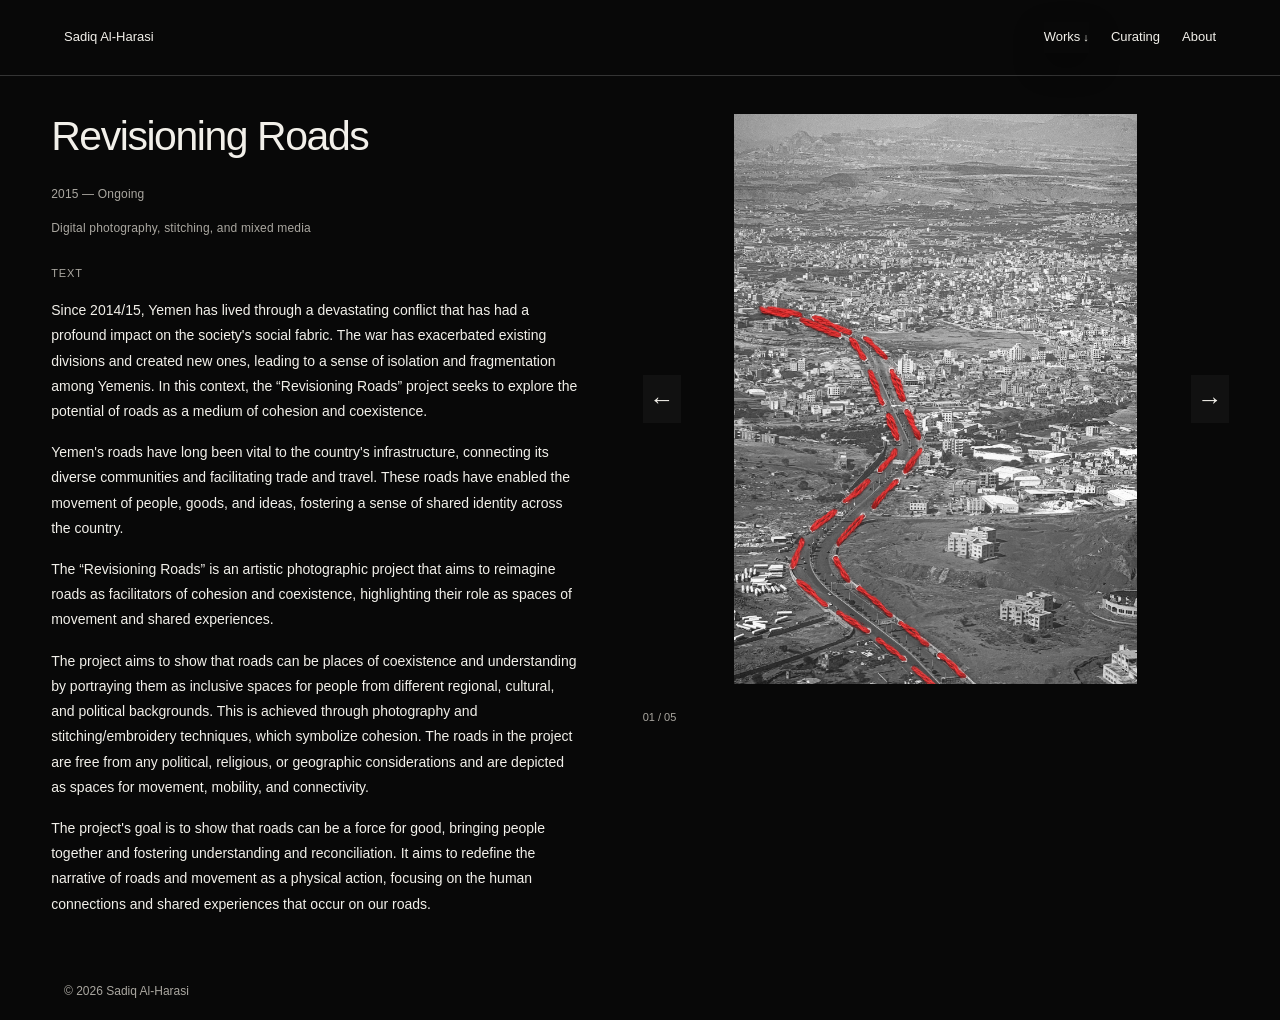
<file: revisioning-roads.html>
<!DOCTYPE html>
<html lang="en">
<head>
  <meta charset="UTF-8">
  <meta name="viewport" content="width=device-width, initial-scale=1.0">
  <title>Revisioning Roads — Sadiq Al-Harasi</title>

  <style>
    :root {
      --paper: #080808;
      --ink: #f2f0ea;
      --muted: #aaa7a0;
      --line: #343434;
    }

    * {
      box-sizing: border-box;
    }

    body {
      margin: 0;
      background: var(--paper);
      color: var(--ink);
      font-family: Arial, Helvetica, sans-serif;
      font-size: 13px;
      line-height: 1.55;
    }

    a {
      color: inherit;
      text-decoration: none;
    }

    header {
      position: relative;
      z-index: 10;
      display: flex;
      align-items: center;
      justify-content: space-between;
      padding: 22px 4%;
      border-bottom: 1px solid var(--line);
    }

    .logo {
      font-size: 13px;
      letter-spacing: 0.02em;
      white-space: nowrap;
    }

    nav {
      display: flex;
      align-items: center;
      gap: 25px;
    }

    .nav-item {
      position: relative;
    }

    .nav-link {
      display: inline-block;
      padding: 5px 0;
      cursor: pointer;
    }

    .dropdown {
      display: none;
      position: absolute;
      top: 100%;
      left: -14px;
      min-width: 235px;
      padding: 12px 14px;
      background: var(--paper);
      border: 1px solid var(--line);
      z-index: 20;
    }

    .nav-item:hover .dropdown,
    .nav-item:focus-within .dropdown,
    .nav-item.open .dropdown {
      display: block;
    }

    .dropdown-label {
      margin: 8px 0 5px;
      color: var(--muted);
      font-size: 10px;
      text-transform: uppercase;
      letter-spacing: 0.09em;
    }

    .dropdown a {
      display: block;
      padding: 5px 0;
    }

    .dropdown a:hover,
    nav > a:hover,
    .nav-link:hover {
      opacity: 0.55;
    }

    main {
      padding: 38px 4% 28px;
    }

    .project-heading {
      display: flex;
      align-items: baseline;
      justify-content: space-between;
      gap: 20px;
      margin-bottom: 26px;
    }

    h1 {
      margin: 0;
      font-size: clamp(22px, 2.5vw, 32px);
      font-weight: 400;
      line-height: 1.2;
      letter-spacing: -0.035em;
    }

    .year {
      color: var(--muted);
      white-space: nowrap;
    }

    .project-layout {
      display: grid;
      grid-template-columns: minmax(0, 0.9fr) minmax(0, 1fr);
      gap: clamp(28px, 5vw, 64px);
      align-items: start;
    }

    .project-text {
      max-width: 490px;
    }

    .project-text p {
      margin: 0 0 17px;
    }

    .project-text .project-meta {
      margin-top: 24px;
      padding-top: 0;
      border: 0;
      color: var(--muted);
      font-size: 12px;
      line-height: 1.7;
    }

    .image-area {
      min-width: 0;
    }

    .image-stage {
      position: relative;
      display: flex;
      align-items: center;
      justify-content: center;
      width: 100%;
      height: min(64vh, 570px);
      min-height: 280px;
    }

    .image-stage img {
      display: block;
      width: 100%;
      height: 100%;
      object-fit: contain;
    }

    .image-stage img[hidden] {
      display: none;
    }

    .image-arrow {
      position: absolute;
      top: 50%;
      z-index: 2;
      transform: translateY(-50%);
      display: flex;
      align-items: center;
      justify-content: center;
      width: 38px;
      height: 48px;
      padding: 0;
      border: 0;
      background: transparent;
      color: var(--ink);
      font: inherit;
      font-size: 25px;
      cursor: pointer;
    }

    .image-arrow-left {
      left: 0;
    }

    .image-arrow-right {
      right: 0;
    }

    .image-arrow:hover {
      opacity: 0.5;
    }

    .image-nav {
      display: flex;
      justify-content: flex-end;
      margin-top: 13px;
      padding-top: 0;
      border: 0;
    }

    .counter {
      color: var(--muted);
      font-size: 11px;
      font-variant-numeric: tabular-nums;
    }

    footer {
      display: flex;
      justify-content: space-between;
      gap: 15px;
      margin: 42px 4% 0;
      padding: 15px 0 22px;
      border-top: 1px solid var(--line);
      color: var(--muted);
      font-size: 11px;
    }

    @media (max-width: 760px) {
      header {
        align-items: flex-start;
        flex-direction: column;
        gap: 14px;
        padding: 18px 5%;
      }

      nav {
        flex-wrap: wrap;
        gap: 10px 20px;
      }

      .dropdown {
        left: 0;
      }

      main {
        padding: 27px 5% 20px;
      }

      .project-heading {
        align-items: flex-start;
        flex-direction: column;
        gap: 7px;
        margin-bottom: 22px;
      }

      .project-layout {
        grid-template-columns: 1fr;
        gap: 30px;
      }

      .project-text {
        max-width: none;
      }

      .image-stage {
        height: min(58vh, 500px);
        min-height: 250px;
      }

      footer {
        margin-right: 5%;
        margin-left: 5%;
      }
    }
  
    footer { margin:0 !important; padding:20px 5vw !important; display:flex; align-items:center; justify-content:space-between; gap:20px; border-top:1px solid var(--line); color:var(--muted); font-size:12px; line-height:1.5; }
    footer span { display:block; }

  
    .project-meta p { margin:0 0 8px; }
    .meta-label { display:inline-block; min-width:112px; color:var(--ink); }
    .project-copy-label { margin:26px 0 14px; font-size:11px; font-weight:400; letter-spacing:.08em; text-transform:uppercase; color:var(--muted); }
  
    details.dropdown { position:relative; }
    details.dropdown > summary { display:inline-block; cursor:pointer; list-style:none; }
    details.dropdown > summary::-webkit-details-marker { display:none; }
    details.dropdown > summary::after { content:" ↓"; font-size:11px; }
    details.dropdown .dropdown-menu { display:none; position:absolute; z-index:100; top:calc(100% + 6px); left:0; right:auto; width:290px; max-width:85vw; max-height:70vh; overflow-y:auto; padding:18px; background:var(--paper); border:1px solid var(--line); box-shadow:0 8px 22px rgba(0,0,0,.06); }
    details.dropdown[open] .dropdown-menu { display:flex; flex-direction:column; gap:9px; }
    details.dropdown .dropdown-menu a { display:block; font-size:12px; line-height:1.5; }
    details.dropdown .menu-heading { margin:10px 0 2px; color:var(--muted); font-size:10px; letter-spacing:.08em; text-transform:uppercase; }

  
    details.dropdown { display:block; position:relative; }
    details.dropdown > summary { display:inline-block; cursor:pointer; list-style:none; padding:8px 0; white-space:nowrap; }
    details.dropdown > summary::-webkit-details-marker { display:none; }
    details.dropdown > summary::after { content:" ↓"; font-size:11px; }
    details.dropdown .dropdown-menu { display:none; position:absolute; z-index:100; top:calc(100% + 6px); left:0; right:auto; width:290px; max-width:85vw; max-height:70vh; overflow-y:auto; padding:18px; background:var(--paper); border:1px solid var(--line); box-shadow:0 8px 22px rgba(0,0,0,.06); }
    details.dropdown[open] .dropdown-menu { display:flex; flex-direction:column; gap:9px; }
    details.dropdown .dropdown-menu a { display:block; font-size:12px; line-height:1.5; }
    details.dropdown .menu-heading { margin:10px 0 2px; color:var(--muted); font-size:10px; letter-spacing:.08em; text-transform:uppercase; }
    .image-caption > span:first-child { display:none !important; }

  
    /* Works dropdown: override legacy .dropdown rules on this page */
    nav details.dropdown {
      display:block !important;
      position:relative !important;
      top:auto !important;
      left:auto !important;
      min-width:0 !important;
      padding:0 !important;
      border:0 !important;
      background:transparent !important;
      z-index:100 !important;
    }
    nav details.dropdown > summary {
      display:inline-block !important;
      padding:5px 0 !important;
      cursor:pointer;
      color:var(--ink);
      white-space:nowrap;
    }
    nav details.dropdown > .dropdown-menu {
      display:none !important;
      position:absolute !important;
      top:calc(100% + 6px) !important;
      left:0 !important;
      right:auto !important;
      min-width:270px !important;
      width:290px !important;
      max-width:85vw !important;
      max-height:70vh !important;
      overflow-y:auto !important;
      padding:18px !important;
      background:var(--paper) !important;
      border:1px solid var(--line) !important;
      z-index:9999 !important;
    }
    nav details.dropdown[open] > .dropdown-menu {
      display:flex !important;
      flex-direction:column !important;
      gap:9px !important;
    }
    nav details.dropdown .dropdown-menu a { display:block !important; padding:4px 0; }
    nav details.dropdown .menu-heading { margin:10px 0 2px; color:var(--muted); font-size:10px; letter-spacing:.08em; text-transform:uppercase; }
    .image-stage img[hidden] { display:none !important; }

  
    /* Consistent image frame and pinned image while reading */
    .carousel, .image-area {
      position: sticky;
      top: 24px;
      align-self: start;
      min-width: 0;
    }
    .image-stage {
      box-sizing: border-box;
      width: 100%;
      height: min(64vh, 570px);
      min-height: 280px;
      border: 1px solid var(--line);
      overflow: hidden;
      background: transparent;
    }
    .image-stage img {
      box-sizing: border-box;
      width: 100%;
      height: 100%;
      object-fit: contain;
      object-position: center;
    }
    @media (max-width: 760px) {
      .carousel, .image-area { position: static; top: auto; }
      .image-stage { height: min(62vh, 480px); min-height: 240px; }
    }

  </style>
  <link rel="stylesheet" href="theme.css">
</head>

<body>
  <header class="site-header">
    <a class="site-name" href="index.html">Sadiq Al-Harasi</a>
    <nav class="navigation" aria-label="Main navigation">
      <details class="dropdown">
        <summary>Works</summary>
        <div class="dropdown-menu">
          <a href="projects.html">Selected work</a>
          <p class="menu-heading">Documentary Photography</p>
          <a href="widows-son.html">A Widow's Son</a>
          <a href="exile.html">In Exile, You Have No Memory</a>
          <a href="normal-life.html">As a Lie, As a Dream</a>
          <a href="fathers.html">What Do Fathers Leave Behind?</a>
          <a href="revisioning-roads.html">Revisioning Roads</a>
          <p class="menu-heading">Installations</p>
          <a href="smells-like-home.html">Smells Like Home!</a>
          <a href="tracing-absence.html">Tracing Absence</a>
        </div>
      </details>
      <a href="curating.html">Curating</a>
      <a href="about.html">About</a>
    </nav>
  </header>

  <main>
    

    <div class="project-layout">
      <article class="project-text">
        <h1>Revisioning Roads</h1>
        <div class="project-meta"><p>2015 — Ongoing</p><p>Digital photography, stitching, and mixed media</p></div>
        
        <h2 class="project-copy-label">Text</h2>
        <p>
          Since 2014/15, Yemen has lived through a devastating conflict that
          has had a profound impact on the society's social fabric. The war
          has exacerbated existing divisions and created new ones, leading to
          a sense of isolation and fragmentation among Yemenis. In this
          context, the “Revisioning Roads” project seeks to explore the
          potential of roads as a medium of cohesion and coexistence.
        </p>

        <p>
          Yemen's roads have long been vital to the country's infrastructure,
          connecting its diverse communities and facilitating trade and
          travel. These roads have enabled the movement of people, goods, and
          ideas, fostering a sense of shared identity across the country.
        </p>

        <p>
          The “Revisioning Roads” is an artistic photographic project that
          aims to reimagine roads as facilitators of cohesion and coexistence,
          highlighting their role as spaces of movement and shared experiences.
        </p>

        <p>
          The project aims to show that roads can be places of coexistence and
          understanding by portraying them as inclusive spaces for people
          from different regional, cultural, and political backgrounds. This
          is achieved through photography and stitching/embroidery techniques,
          which symbolize cohesion. The roads in the project are free from
          any political, religious, or geographic considerations and are
          depicted as spaces for movement, mobility, and connectivity.
        </p>

        <p>
          The project's goal is to show that roads can be a force for good,
          bringing people together and fostering understanding and
          reconciliation. It aims to redefine the narrative of roads and
          movement as a physical action, focusing on the human connections
          and shared experiences that occur on our roads.
        </p>
      </article>

      <section class="image-area" aria-label="Project photographs">
        <div class="image-stage" id="imageStage">
          <button class="image-arrow image-arrow-left" id="previous"
                  type="button" aria-label="Previous photograph">←</button>

          <img src="images/SH_RR_001.jpg" alt="Revisioning Roads, photograph 1" loading="eager">
          <img src="images/SH_RR_002.jpg" alt="Revisioning Roads, photograph 2" loading="lazy" hidden>
          <img src="images/SH_RR_003.jpg" alt="Revisioning Roads, photograph 3" loading="lazy" hidden>
          <img src="images/SH_RR_004.jpg" alt="Revisioning Roads, photograph 4" loading="lazy" hidden>
          <img src="images/SH_RR_005.jpg" alt="Revisioning Roads, photograph 5" loading="lazy" hidden>

          <button class="image-arrow image-arrow-right" id="next"
                  type="button" aria-label="Next photograph">→</button>
        </div>

        <div class="image-nav">
          <span class="counter" id="counter" aria-live="polite">01 / 05</span>
        </div>
      </section>
    </div>
  </main>

  <footer><span>© 2026 Sadiq Al-Harasi</span></footer>

  <script>
    const images = Array.from(document.querySelectorAll("#imageStage img"));
    const counter = document.getElementById("counter");
    let currentIndex = 0;

    function showImage(index) {
      currentIndex = (index + images.length) % images.length;

      images.forEach((image, i) => {
        image.hidden = i !== currentIndex;
      });

      counter.textContent =
        String(currentIndex + 1).padStart(2, "0") +
        " / " +
        String(images.length).padStart(2, "0");
    }

    document.getElementById("previous").addEventListener("click", () => {
      showImage(currentIndex - 1);
    });

    document.getElementById("next").addEventListener("click", () => {
      showImage(currentIndex + 1);
    });

    document.addEventListener("keydown", (event) => {
      if (event.target.closest("input, textarea, select, [contenteditable='true']")) return;
      if (event.key === "ArrowLeft") showImage(currentIndex - 1);
      if (event.key === "ArrowRight") showImage(currentIndex + 1);
    });


    showImage(0);
  </script>

<script>
(function () {
  const singleImage = document.getElementById("project-image");
  const stage = document.getElementById("imageStage") || document.querySelector(".image-stage");
  let sources = [];
  try {
    if (typeof projectImages !== "undefined" && projectImages.length) {
      sources = projectImages.slice();
    }
  } catch (_) {}
  if (!sources.length && stage) {
    sources = Array.from(stage.querySelectorAll("img")).map(img => img.getAttribute("src"));
  }
  if (!sources.length) return;

  const visibleImage = singleImage || (stage && stage.querySelector("img:not([hidden])"));
  if (!visibleImage) return;
  const altText = visibleImage.alt || document.title;
  const box = document.createElement("div");
  box.className = "lightbox";
  box.setAttribute("role", "dialog");
  box.setAttribute("aria-modal", "true");
  box.setAttribute("aria-label", "Image viewer");
  box.innerHTML = '<button class="lightbox-close" type="button" aria-label="Close image viewer">×</button>' +
    '<button class="lightbox-nav lightbox-prev" type="button" aria-label="Previous image">‹</button>' +
    '<img alt=""><button class="lightbox-nav lightbox-next" type="button" aria-label="Next image">›</button>' +
    '<span class="lightbox-counter" aria-live="polite"></span>';
  document.body.appendChild(box);
  const largeImage = box.querySelector("img");
  const counter = box.querySelector(".lightbox-counter");
  let index = 0;
  let lastFocus = null;

  function syncPage(i) {
    try {
      if (singleImage && typeof updateImage === "function") updateImage(i);
      else if (typeof showImage === "function") showImage(i);
      else if (singleImage) singleImage.src = sources[i];
    } catch (_) {
      if (singleImage) singleImage.src = sources[i];
    }
  }
  function render(i) {
    index = (i + sources.length) % sources.length;
    syncPage(index);
    largeImage.src = sources[index];
    largeImage.alt = altText + " — image " + (index + 1) + " of " + sources.length;
    counter.textContent = String(index + 1).padStart(2, "0") + " / " + String(sources.length).padStart(2, "0");
  }
  function open(i) {
    lastFocus = document.activeElement;
    render(i);
    box.classList.add("is-open");
    document.body.style.overflow = "hidden";
    box.querySelector(".lightbox-close").focus();
  }
  function close() {
    box.classList.remove("is-open");
    document.body.style.overflow = "";
    if (lastFocus && typeof lastFocus.focus === "function") lastFocus.focus();
  }

  document.querySelectorAll("#project-image, #imageStage img, .image-stage img").forEach(img => {
    img.addEventListener("click", () => {
      let current = 0;
      if (singleImage) {
        const src = singleImage.getAttribute("src");
        const found = sources.indexOf(src);
        if (found >= 0) current = found;
        try { if (typeof activeImage !== "undefined") current = activeImage; } catch (_) {}
      } else if (stage) {
        const all = Array.from(stage.querySelectorAll("img"));
        current = Math.max(0, all.findIndex(item => !item.hidden));
      }
      open(current);
    });
    img.setAttribute("tabindex", "0");
    img.setAttribute("role", "button");
    img.setAttribute("aria-label", "Open image full size");
    img.addEventListener("keydown", event => {
      if (event.key === "Enter" || event.key === " ") { event.preventDefault(); img.click(); }
    });
  });
  box.querySelector(".lightbox-close").addEventListener("click", close);
  box.querySelector(".lightbox-prev").addEventListener("click", () => render(index - 1));
  box.querySelector(".lightbox-next").addEventListener("click", () => render(index + 1));
  largeImage.addEventListener("click", () => render(index + 1));
  box.addEventListener("click", event => { if (event.target === box) close(); });
  document.addEventListener("keydown", event => {
    if (!box.classList.contains("is-open")) return;
    if (event.key === "Escape") { event.preventDefault(); close(); }
    if (event.key === "ArrowLeft") { event.preventDefault(); render(index - 1); }
    if (event.key === "ArrowRight") { event.preventDefault(); render(index + 1); }
  });
})();
</script>
</body>
</html>
</file>
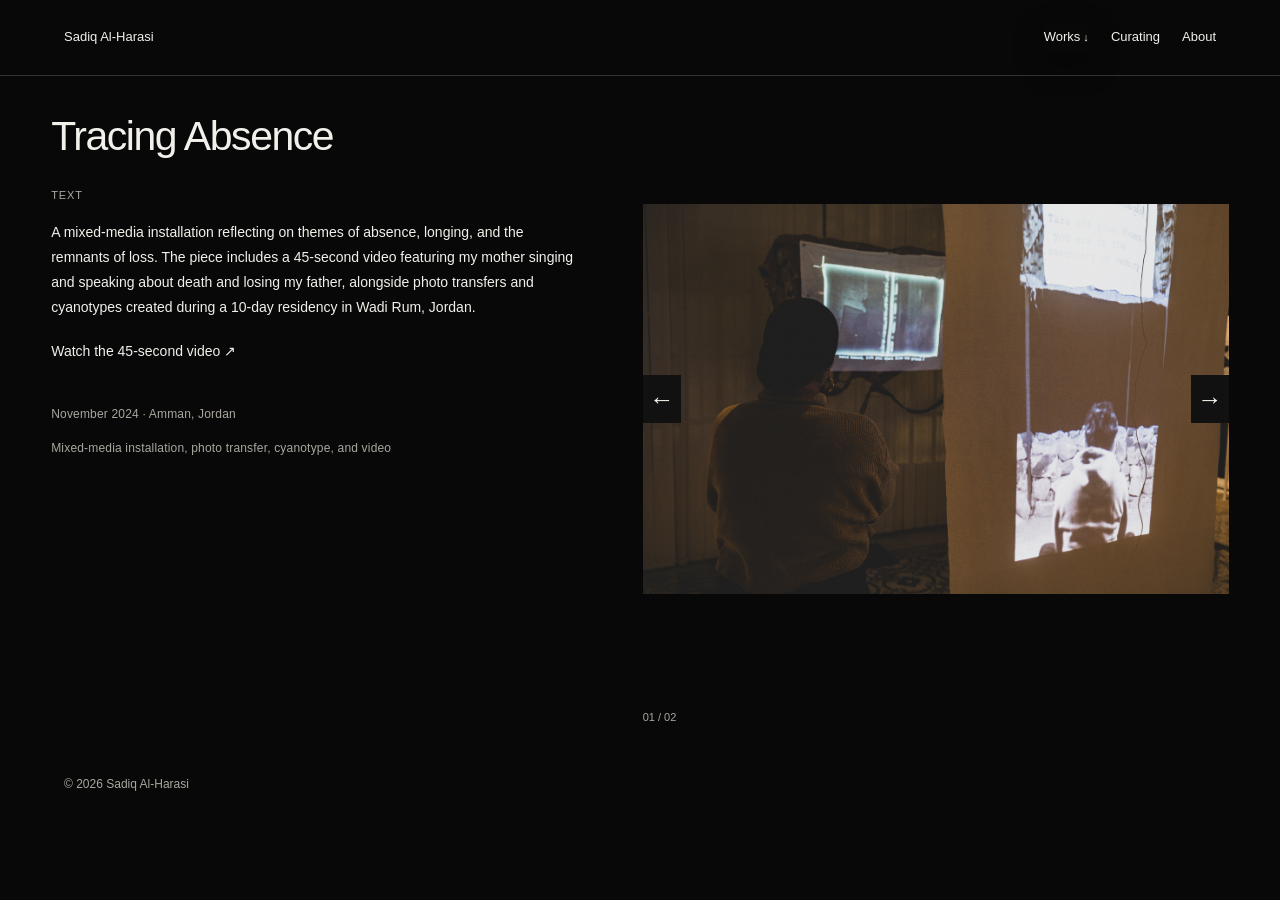
<file: tracing-absence.html>
<!DOCTYPE html>
<html lang="en">
<head>
  <meta charset="UTF-8">
  <meta name="viewport" content="width=device-width, initial-scale=1.0">
  <title>Tracing Absence — Sadiq Al-Harasi</title>

  <style>
    :root {
      --paper: #080808;
      --ink: #f2f0ea;
      --muted: #aaa7a0;
      --line: #343434;
    }

    * {
      box-sizing: border-box;
    }

    body {
      margin: 0;
      background: var(--paper);
      color: var(--ink);
      font-family: Arial, Helvetica, sans-serif;
      font-size: 13px;
      line-height: 1.55;
    }

    a {
      color: inherit;
      text-decoration: none;
    }

    header {
      position: relative;
      z-index: 10;
      display: flex;
      align-items: center;
      justify-content: space-between;
      padding: 22px 4%;
      border-bottom: 1px solid var(--line);
    }

    .logo {
      font-size: 13px;
      letter-spacing: 0.02em;
      white-space: nowrap;
    }

    nav {
      display: flex;
      align-items: center;
      gap: 25px;
    }

    .nav-item {
      position: relative;
    }

    .nav-link {
      display: inline-block;
      padding: 5px 0;
      cursor: pointer;
    }

    .dropdown {
      display: none;
      position: absolute;
      top: 100%;
      left: -14px;
      min-width: 235px;
      padding: 12px 14px;
      background: var(--paper);
      border: 1px solid var(--line);
      z-index: 20;
    }

    .nav-item:hover .dropdown,
    .nav-item:focus-within .dropdown,
    .nav-item.open .dropdown {
      display: block;
    }

    .dropdown-label {
      margin: 8px 0 5px;
      color: var(--muted);
      font-size: 10px;
      text-transform: uppercase;
      letter-spacing: 0.09em;
    }

    .dropdown a {
      display: block;
      padding: 5px 0;
    }

    .dropdown a:hover,
    nav > a:hover,
    .nav-link:hover {
      opacity: 0.55;
    }

    main {
      padding: 38px 4% 28px;
    }

    .project-heading {
      display: flex;
      align-items: baseline;
      justify-content: space-between;
      gap: 20px;
      margin-bottom: 26px;
    }

    h1 {
      margin: 0;
      font-size: clamp(22px, 2.5vw, 32px);
      font-weight: 400;
      line-height: 1.2;
      letter-spacing: -0.035em;
    }

    .project-layout {
      display: grid;
      grid-template-columns: minmax(250px, 0.72fr) minmax(0, 1.5fr);
      gap: 5%;
      align-items: start;
    }

    .project-text {
      max-width: 490px;
    }

    .project-text p {
      margin: 0 0 17px;
    }

    .project-meta {
      margin-top: 28px;
      padding-top: 13px;
      border-top: 1px solid var(--line);
      color: var(--muted);
      font-size: 11px;
    }

    .video-link {
      display: inline-block;
      margin-top: 2px;
      border-bottom: 1px solid var(--ink);
      padding-bottom: 2px;
    }

    .video-link:hover {
      opacity: 0.55;
    }

    .image-area {
      min-width: 0;
    }

    .image-stage {
      position: relative;
      display: flex;
      align-items: center;
      justify-content: center;
      width: 100%;
      height: min(64vh, 570px);
      min-height: 280px;
    }

    .image-stage img {
      display: block;
      width: 100%;
      height: 100%;
      object-fit: contain;
    }

    .image-stage img[hidden] {
      display: none;
    }

    .image-arrow {
      position: absolute;
      top: 50%;
      z-index: 2;
      transform: translateY(-50%);
      display: flex;
      align-items: center;
      justify-content: center;
      width: 38px;
      height: 48px;
      padding: 0;
      border: 0;
      background: transparent;
      color: var(--ink);
      font: inherit;
      font-size: 25px;
      cursor: pointer;
    }

    .image-arrow-left {
      left: 0;
    }

    .image-arrow-right {
      right: 0;
    }

    .image-arrow:hover {
      opacity: 0.5;
    }

    .image-nav {
      display: flex;
      justify-content: flex-end;
      margin-top: 13px;
      padding-top: 10px;
      border-top: 1px solid var(--line);
    }

    .counter {
      color: var(--muted);
      font-size: 11px;
      font-variant-numeric: tabular-nums;
    }

    footer {
      display: flex;
      justify-content: space-between;
      gap: 15px;
      margin: 42px 4% 0;
      padding: 15px 0 22px;
      border-top: 1px solid var(--line);
      color: var(--muted);
      font-size: 11px;
    }

    @media (max-width: 760px) {
      header {
        align-items: flex-start;
        flex-direction: column;
        gap: 14px;
        padding: 18px 5%;
      }

      nav {
        flex-wrap: wrap;
        gap: 10px 20px;
      }

      .dropdown {
        left: 0;
      }

      main {
        padding: 27px 5% 20px;
      }

      .project-heading {
        margin-bottom: 22px;
      }

      .project-layout {
        grid-template-columns: 1fr;
        gap: 30px;
      }

      .project-text {
        max-width: none;
      }

      .image-stage {
        height: min(58vh, 500px);
        min-height: 250px;
      }

      footer {
        margin-right: 5%;
        margin-left: 5%;
      }
    }
  
    .project-meta p { margin:0 0 8px; }
    .meta-label { display:inline-block; min-width:112px; color:var(--ink); }
    .project-copy-label { margin:26px 0 14px; font-size:11px; font-weight:400; letter-spacing:.08em; text-transform:uppercase; color:var(--muted); }
  
    footer { margin:0 !important; padding:20px 5vw !important; display:flex; align-items:center; justify-content:space-between; gap:20px; border-top:1px solid var(--line); color:var(--muted); font-size:12px; line-height:1.5; }
    footer span { display:block; }
  
    /* Works dropdown: override legacy .dropdown rules on this page */
    nav details.dropdown {
      display:block !important;
      position:relative !important;
      top:auto !important;
      left:auto !important;
      min-width:0 !important;
      padding:0 !important;
      border:0 !important;
      background:transparent !important;
      z-index:100 !important;
    }
    nav details.dropdown > summary {
      display:inline-block !important;
      padding:5px 0 !important;
      cursor:pointer;
      color:var(--ink);
      white-space:nowrap;
    }
    nav details.dropdown > .dropdown-menu {
      display:none !important;
      position:absolute !important;
      top:calc(100% + 6px) !important;
      left:0 !important;
      right:auto !important;
      min-width:270px !important;
      width:290px !important;
      max-width:85vw !important;
      max-height:70vh !important;
      overflow-y:auto !important;
      padding:18px !important;
      background:var(--paper) !important;
      border:1px solid var(--line) !important;
      z-index:9999 !important;
    }
    nav details.dropdown[open] > .dropdown-menu {
      display:flex !important;
      flex-direction:column !important;
      gap:9px !important;
    }
    nav details.dropdown .dropdown-menu a { display:block !important; padding:4px 0; }
    nav details.dropdown .menu-heading { margin:10px 0 2px; color:var(--muted); font-size:10px; letter-spacing:.08em; text-transform:uppercase; }
    .image-stage img[hidden] { display:none !important; }

  
    /* Consistent image frame and pinned image while reading */
    .carousel, .image-area {
      position: sticky;
      top: 24px;
      align-self: start;
      min-width: 0;
    }
    .image-stage {
      box-sizing: border-box;
      width: 100%;
      height: min(64vh, 570px);
      min-height: 280px;
      border: 1px solid var(--line);
      overflow: hidden;
      background: transparent;
    }
    .image-stage img {
      box-sizing: border-box;
      width: 100%;
      height: 100%;
      object-fit: contain;
      object-position: center;
    }
    @media (max-width: 760px) {
      .carousel, .image-area { position: static; top: auto; }
      .image-stage { height: min(62vh, 480px); min-height: 240px; }
    }

  </style>
  <link rel="stylesheet" href="theme.css">
</head>

<body>
  <header class="site-header">
    <a class="site-name" href="index.html">Sadiq Al-Harasi</a>
    <nav class="navigation" aria-label="Main navigation">
      <details class="dropdown">
        <summary>Works</summary>
        <div class="dropdown-menu">
          <a href="projects.html">Selected work</a>
          <p class="menu-heading">Documentary Photography</p>
          <a href="widows-son.html">A Widow's Son</a>
          <a href="exile.html">In Exile, You Have No Memory</a>
          <a href="normal-life.html">As a Lie, As a Dream</a>
          <a href="fathers.html">What Do Fathers Leave Behind?</a>
          <a href="revisioning-roads.html">Revisioning Roads</a>
          <p class="menu-heading">Installations</p>
          <a href="smells-like-home.html">Smells Like Home!</a>
          <a href="tracing-absence.html">Tracing Absence</a>
        </div>
      </details>
      <a href="curating.html">Curating</a>
      <a href="about.html">About</a>
    </nav>
  </header>

  <main>
    

    <div class="project-layout">
      <article class="project-text">
        <h1>Tracing Absence</h1>
        
        <h2 class="project-copy-label">Text</h2>
        <p>
          A mixed-media installation reflecting on themes of absence, longing,
          and the remnants of loss. The piece includes a 45-second video
          featuring my mother singing and speaking about death and losing my
          father, alongside photo transfers and cyanotypes created during a
          10-day residency in Wadi Rum, Jordan.
        </p>

        <p>
          <a class="video-link"
             href="https://youtu.be/q0ZWCAONhy8"
             target="_blank"
             rel="noopener noreferrer">
            Watch the 45-second video ↗
          </a>
        </p>

        <div class="project-meta"><p>November 2024 · Amman, Jordan</p><p>Mixed-media installation, photo transfer, cyanotype, and video</p></div>
      </article>

      <section class="image-area" aria-label="Installation photographs">
        <div class="image-stage" id="imageStage">
          <button class="image-arrow image-arrow-left" id="previous"
                  type="button" aria-label="Previous photograph">←</button>

          <img src="images/IMG_9007-10.jpg"
               alt="Tracing Absence installation photograph 1"
               loading="eager">
          <img src="images/IMG_9750-Edit-34.jpg"
               alt="Tracing Absence installation photograph 2"
               loading="lazy" hidden>

          <button class="image-arrow image-arrow-right" id="next"
                  type="button" aria-label="Next photograph">→</button>
        </div>

        <div class="image-nav">
          <span class="counter" id="counter" aria-live="polite">01 / 02</span>
        </div>
      </section>
    </div>
  </main>

  <footer><span>© 2026 Sadiq Al-Harasi</span></footer>

  <script>
    const images = Array.from(document.querySelectorAll("#imageStage img"));
    const counter = document.getElementById("counter");
    let currentIndex = 0;

    function showImage(index) {
      currentIndex = (index + images.length) % images.length;

      images.forEach((image, i) => {
        image.hidden = i !== currentIndex;
      });

      counter.textContent =
        String(currentIndex + 1).padStart(2, "0") +
        " / " +
        String(images.length).padStart(2, "0");
    }

    document.getElementById("previous").addEventListener("click", () => {
      showImage(currentIndex - 1);
    });

    document.getElementById("next").addEventListener("click", () => {
      showImage(currentIndex + 1);
    });

    document.addEventListener("keydown", (event) => {
      if (event.target.closest("input, textarea, select, [contenteditable='true']")) return;
      if (event.key === "ArrowLeft") showImage(currentIndex - 1);
      if (event.key === "ArrowRight") showImage(currentIndex + 1);
    });


    showImage(0);
  </script>

<script>
(function () {
  const singleImage = document.getElementById("project-image");
  const stage = document.getElementById("imageStage") || document.querySelector(".image-stage");
  let sources = [];
  try {
    if (typeof projectImages !== "undefined" && projectImages.length) {
      sources = projectImages.slice();
    }
  } catch (_) {}
  if (!sources.length && stage) {
    sources = Array.from(stage.querySelectorAll("img")).map(img => img.getAttribute("src"));
  }
  if (!sources.length) return;

  const visibleImage = singleImage || (stage && stage.querySelector("img:not([hidden])"));
  if (!visibleImage) return;
  const altText = visibleImage.alt || document.title;
  const box = document.createElement("div");
  box.className = "lightbox";
  box.setAttribute("role", "dialog");
  box.setAttribute("aria-modal", "true");
  box.setAttribute("aria-label", "Image viewer");
  box.innerHTML = '<button class="lightbox-close" type="button" aria-label="Close image viewer">×</button>' +
    '<button class="lightbox-nav lightbox-prev" type="button" aria-label="Previous image">‹</button>' +
    '<img alt=""><button class="lightbox-nav lightbox-next" type="button" aria-label="Next image">›</button>' +
    '<span class="lightbox-counter" aria-live="polite"></span>';
  document.body.appendChild(box);
  const largeImage = box.querySelector("img");
  const counter = box.querySelector(".lightbox-counter");
  let index = 0;
  let lastFocus = null;

  function syncPage(i) {
    try {
      if (singleImage && typeof updateImage === "function") updateImage(i);
      else if (typeof showImage === "function") showImage(i);
      else if (singleImage) singleImage.src = sources[i];
    } catch (_) {
      if (singleImage) singleImage.src = sources[i];
    }
  }
  function render(i) {
    index = (i + sources.length) % sources.length;
    syncPage(index);
    largeImage.src = sources[index];
    largeImage.alt = altText + " — image " + (index + 1) + " of " + sources.length;
    counter.textContent = String(index + 1).padStart(2, "0") + " / " + String(sources.length).padStart(2, "0");
  }
  function open(i) {
    lastFocus = document.activeElement;
    render(i);
    box.classList.add("is-open");
    document.body.style.overflow = "hidden";
    box.querySelector(".lightbox-close").focus();
  }
  function close() {
    box.classList.remove("is-open");
    document.body.style.overflow = "";
    if (lastFocus && typeof lastFocus.focus === "function") lastFocus.focus();
  }

  document.querySelectorAll("#project-image, #imageStage img, .image-stage img").forEach(img => {
    img.addEventListener("click", () => {
      let current = 0;
      if (singleImage) {
        const src = singleImage.getAttribute("src");
        const found = sources.indexOf(src);
        if (found >= 0) current = found;
        try { if (typeof activeImage !== "undefined") current = activeImage; } catch (_) {}
      } else if (stage) {
        const all = Array.from(stage.querySelectorAll("img"));
        current = Math.max(0, all.findIndex(item => !item.hidden));
      }
      open(current);
    });
    img.setAttribute("tabindex", "0");
    img.setAttribute("role", "button");
    img.setAttribute("aria-label", "Open image full size");
    img.addEventListener("keydown", event => {
      if (event.key === "Enter" || event.key === " ") { event.preventDefault(); img.click(); }
    });
  });
  box.querySelector(".lightbox-close").addEventListener("click", close);
  box.querySelector(".lightbox-prev").addEventListener("click", () => render(index - 1));
  box.querySelector(".lightbox-next").addEventListener("click", () => render(index + 1));
  largeImage.addEventListener("click", () => render(index + 1));
  box.addEventListener("click", event => { if (event.target === box) close(); });
  document.addEventListener("keydown", event => {
    if (!box.classList.contains("is-open")) return;
    if (event.key === "Escape") { event.preventDefault(); close(); }
    if (event.key === "ArrowLeft") { event.preventDefault(); render(index - 1); }
    if (event.key === "ArrowRight") { event.preventDefault(); render(index + 1); }
  });
})();
</script>
</body>
</html>
</file>
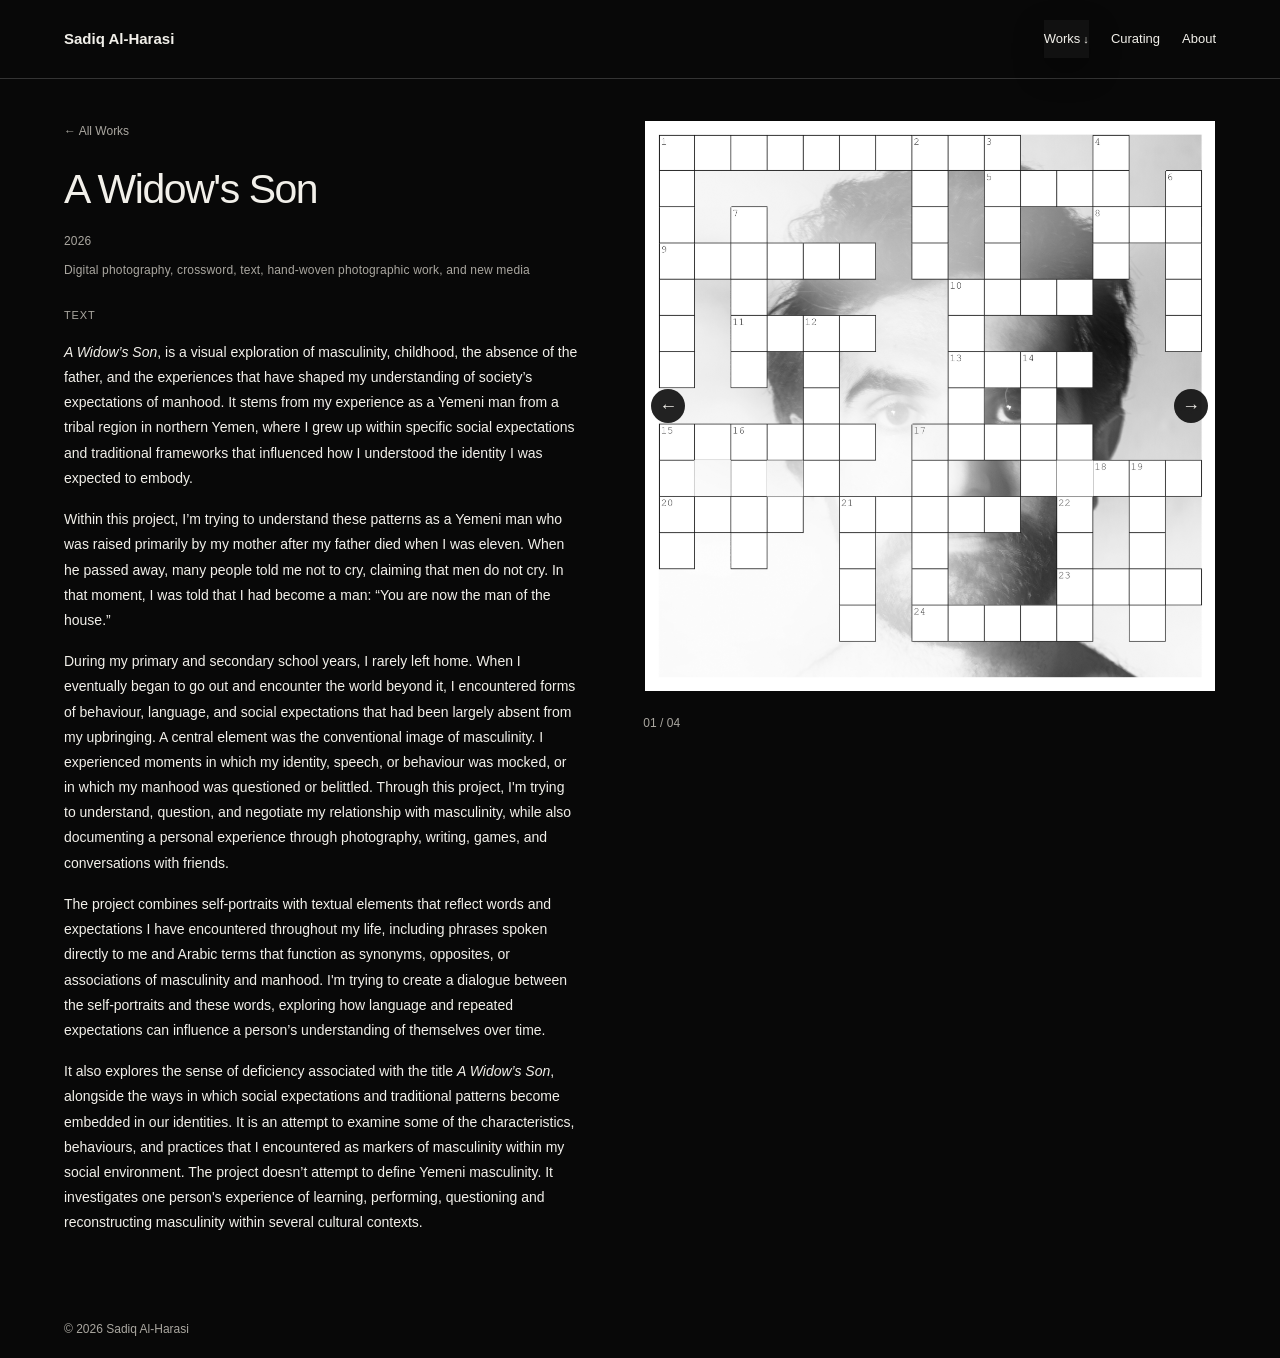
<file: widows-son.html>
<!DOCTYPE html>
<html lang="en">
<head>
  <meta charset="UTF-8">
  <meta name="viewport" content="width=device-width, initial-scale=1.0">
  <title>A Widow's Son — Sadiq Al-Harasi</title>

  <style>
    :root {
      --paper: #080808;
      --ink: #f2f0ea;
      --muted: #aaa7a0;
      --line: #343434;
    }

    * {
      box-sizing: border-box;
    }

    html {
      scroll-behavior: smooth;
    }

    body {
      margin: 0;
      background: var(--paper);
      color: var(--ink);
      font-family: Arial, Helvetica, sans-serif;
      font-size: 15px;
      line-height: 1.7;
    }

    a {
      color: inherit;
      text-decoration: none;
    }

    .site-header {
      min-height: 76px;
      padding: 20px 5%;
      display: flex;
      align-items: center;
      justify-content: space-between;
      gap: 24px;
      border-bottom: 1px solid var(--line);
    }

    .site-name {
      font-weight: 600;
      white-space: nowrap;
    }

    .navigation {
      display: flex;
      align-items: center;
      flex-wrap: wrap;
      gap: 24px;
      font-size: 13px;
    }

    .navigation a:hover {
      opacity: 0.6;
    }

    main {
      width: 90%;
      max-width: 1440px;
      margin: 0 auto;
      padding: 38px 0 64px;
    }

    .project-layout {
      display: grid;
      grid-template-columns: minmax(0, 1fr) minmax(0, 0.9fr);
      gap: 7%;
      align-items: start;
    }

    .project-info {
      min-width: 0;
    }

    .back-link {
      display: inline-block;
      margin-bottom: 28px;
      color: var(--muted);
      font-size: 12px;
    }

    .back-link:hover {
      color: var(--ink);
    }

    h1 {
      margin: 0 0 8px;
      font-size: clamp(30px, 3.2vw, 46px);
      font-weight: 400;
      letter-spacing: -1.5px;
      line-height: 1.1;
    }

    .project-meta {
      margin: 0 0 28px;
      color: var(--muted);
      font-size: 12px;
      line-height: 1.8;
    }

    .project-description p {
      margin: 0 0 18px;
    }

    .project-description p:last-child {
      margin-bottom: 0;
    }

    .carousel {
      position: sticky;
      top: 24px;
      min-width: 0;
      margin-top: 4px;
    }

    .image-stage {
      position: relative;
      display: flex;
      align-items: center;
      justify-content: center;
      width: 100%;
      height: min(64vh, 570px);
      min-height: 280px;
    }

    .image-stage img {
      display: block;
      width: 100%;
      height: 100%;
      object-fit: contain;
      background: transparent;
    }

    .carousel-arrow {
      position: absolute;
      top: 50%;
      transform: translateY(-50%);
      width: 34px;
      height: 34px;
      display: flex;
      align-items: center;
      justify-content: center;
      padding: 0;
      border: 1px solid var(--line);
      border-radius: 50%;
      background: var(--paper);
      color: var(--ink);
      font-size: 18px;
      cursor: pointer;
      opacity: 0.92;
    }

    .carousel-arrow:hover {
      background: white;
    }

    .carousel-arrow:focus-visible {
      outline: 2px solid var(--ink);
      outline-offset: 3px;
    }

    .previous {
      left: 8px;
    }

    .next {
      right: 8px;
    }

    .image-caption {
      display: flex;
      justify-content: space-between;
      gap: 12px;
      margin-top: 10px;
      color: var(--muted);
      font-size: 11px;
    }

    .image-counter {
      font-variant-numeric: tabular-nums;
    }

    footer {
      padding: 20px 5%;
      border-top: 1px solid var(--line);
      color: var(--muted);
      font-size: 11px;
    }

    @media (max-width: 760px) {
      .site-header {
        align-items: flex-start;
        flex-direction: column;
        gap: 14px;
      }

      .navigation {
        gap: 16px;
      }

      main {
        width: 90%;
        padding-top: 24px;
      }

      .project-layout {
        grid-template-columns: 1fr;
        gap: 28px;
      }

      .project-info {
        order: 1;
      }

      .carousel {
        position: relative;
        top: auto;
        order: 2;
        margin-top: 0;
      }

      .image-stage {
        height: 52vh;
        min-height: 240px;
        max-height: 460px;
      }

      .back-link {
        margin-bottom: 20px;
      }

      h1 {
        font-size: 34px;
      }
    }
  
    footer { margin:0 !important; padding:20px 5vw !important; display:flex; align-items:center; justify-content:space-between; gap:20px; border-top:1px solid var(--line); color:var(--muted); font-size:12px; line-height:1.5; }
    footer span { display:block; }

  
    .project-meta p { margin:0 0 8px; }
    .meta-label { display:inline-block; min-width:112px; color:var(--ink); }
    .project-copy-label { margin:26px 0 14px; font-size:11px; font-weight:400; letter-spacing:.08em; text-transform:uppercase; color:var(--muted); }
  
    details.dropdown { display:block; position:relative; }
    details.dropdown > summary { display:inline-block; cursor:pointer; list-style:none; padding:8px 0; white-space:nowrap; }
    details.dropdown > summary::-webkit-details-marker { display:none; }
    details.dropdown > summary::after { content:" ↓"; font-size:11px; }
    details.dropdown .dropdown-menu { display:none; position:absolute; z-index:100; top:calc(100% + 6px); left:0; right:auto; width:290px; max-width:85vw; max-height:70vh; overflow-y:auto; padding:18px; background:var(--paper); border:1px solid var(--line); box-shadow:0 8px 22px rgba(0,0,0,.06); }
    details.dropdown[open] .dropdown-menu { display:flex; flex-direction:column; gap:9px; }
    details.dropdown .dropdown-menu a { display:block; font-size:12px; line-height:1.5; }
    details.dropdown .menu-heading { margin:10px 0 2px; color:var(--muted); font-size:10px; letter-spacing:.08em; text-transform:uppercase; }
    .image-caption > span:first-child { display:none !important; }

  
    /* Consistent image frame and pinned image while reading */
    .carousel, .image-area {
      position: sticky;
      top: 24px;
      align-self: start;
      min-width: 0;
    }
    .image-stage {
      box-sizing: border-box;
      width: 100%;
      height: min(64vh, 570px);
      min-height: 280px;
      border: 1px solid var(--line);
      overflow: hidden;
      background: transparent;
    }
    .image-stage img {
      box-sizing: border-box;
      width: 100%;
      height: 100%;
      object-fit: contain;
      object-position: center;
    }
    @media (max-width: 760px) {
      .carousel, .image-area { position: static; top: auto; }
      .image-stage { height: min(62vh, 480px); min-height: 240px; }
    }

  </style>
  <link rel="stylesheet" href="theme.css">
</head>

<body>
  <header class="site-header">
    <a class="site-name" href="index.html">Sadiq Al-Harasi</a>
    <nav class="navigation" aria-label="Main navigation">
      <details class="dropdown">
        <summary>Works</summary>
        <div class="dropdown-menu">
          <a href="projects.html">Selected work</a>
          <p class="menu-heading">Documentary Photography</p>
          <a href="widows-son.html">A Widow's Son</a>
          <a href="exile.html">In Exile, You Have No Memory</a>
          <a href="normal-life.html">As a Lie, As a Dream</a>
          <a href="fathers.html">What Do Fathers Leave Behind?</a>
          <a href="revisioning-roads.html">Revisioning Roads</a>
          <p class="menu-heading">Installations</p>
          <a href="smells-like-home.html">Smells Like Home!</a>
          <a href="tracing-absence.html">Tracing Absence</a>
        </div>
      </details>
      <a href="curating.html">Curating</a>
      <a href="about.html">About</a>
    </nav>
  </header>

  <main>
    <div class="project-layout">

      <section class="project-info">
        <a class="back-link" href="projects.html">← All Works</a>

        <h1>A Widow's Son</h1>

        <div class="project-meta"><p>2026</p><p>Digital photography, crossword, text, hand-woven photographic work, and new media</p></div>

        <div class="project-description"><h2 class="project-copy-label">Text</h2>
          <p><em>A Widow’s Son</em>, is a visual
            exploration of masculinity, childhood, the absence of the
            father, and the experiences that have shaped my understanding
            of society’s expectations of manhood. It stems from my
            experience as a Yemeni man from a tribal region in northern
            Yemen, where I grew up within specific social expectations
            and traditional frameworks that influenced how I understood
            the identity I was expected to embody.
          </p>

          <p>
            Within this project, I’m trying to understand these patterns
            as a Yemeni man who was raised primarily by my mother after
            my father died when I was eleven. When he passed away, many
            people told me not to cry, claiming that men do not cry. In
            that moment, I was told that I had become a man: “You are now
            the man of the house.”
          </p>

          <p>
            During my primary and secondary school years, I rarely left
            home. When I eventually began to go out and encounter the
            world beyond it, I encountered forms of behaviour, language,
            and social expectations that had been largely absent from my
            upbringing. A central element was the conventional image of
            masculinity. I experienced moments in which my identity,
            speech, or behaviour was mocked, or in which my manhood was
            questioned or belittled. Through this project, I'm trying to
            understand, question, and negotiate my relationship with
            masculinity, while also documenting a personal experience
            through photography, writing, games, and conversations with
            friends.
          </p>

          <p>
            The project combines self-portraits with textual elements
            that reflect words and expectations I have encountered
            throughout my life, including phrases spoken directly to me
            and Arabic terms that function as synonyms, opposites, or
            associations of masculinity and manhood. I'm trying to
            create a dialogue between the self-portraits and these
            words, exploring how language and repeated expectations
            can influence a person’s understanding of themselves over
            time.
          </p>

          <p>
            It also explores the sense of deficiency associated with
            the title <em>A Widow’s Son</em>, alongside the ways in which
            social expectations and traditional patterns become
            embedded in our identities. It is an attempt to examine
            some of the characteristics, behaviours, and practices
            that I encountered as markers of masculinity within my
            social environment. The project doesn’t attempt to define
            Yemeni masculinity. It investigates one person's experience
            of learning, performing, questioning and reconstructing
            masculinity within several cultural contexts.
          </p>
        </div>
      </section>

      <section class="carousel" aria-label="Project photographs">
        <div class="image-stage">
          <button
            class="carousel-arrow previous"
            type="button"
            aria-label="Previous photograph"
          >&#8592;</button>

          <img
            id="project-image"
            src="images/001.jpg"
            alt="A Widow's Son — photograph 1 of 8"
          >

          <button
            class="carousel-arrow next"
            type="button"
            aria-label="Next photograph"
          >&#8594;</button>
        </div>

        <div class="image-caption">
          <span>A Widow's Son, 2026</span>
          <span class="image-counter" id="image-counter"
            aria-live="polite">01 / 04</span>
        </div>
      </section>

    </div>
  </main>

  <footer><span>© 2026 Sadiq Al-Harasi</span></footer>

  <script>
    const projectImages = [
      "images/001.jpg",
      "images/003.jpg",
      "images/006.jpg",
      "images/008.jpg"
    ];

    let activeImage = 0;

    const projectImage = document.getElementById("project-image");
    const imageCounter = document.getElementById("image-counter");
    const previousButton = document.querySelector(".carousel-arrow.previous");
    const nextButton = document.querySelector(".carousel-arrow.next");

    function updateImage(index) {
      activeImage = (index + projectImages.length) % projectImages.length;

      projectImage.src = projectImages[activeImage];
      projectImage.alt =
        `A Widow's Son — photograph ${activeImage + 1} of ${projectImages.length}`;

      imageCounter.textContent =
        `${String(activeImage + 1).padStart(2, "0")} / ${String(projectImages.length).padStart(2, "0")}`;
    }

    previousButton.addEventListener("click", () => {
      updateImage(activeImage - 1);
    });

    nextButton.addEventListener("click", () => {
      updateImage(activeImage + 1);
    });

    document.addEventListener("keydown", (event) => {
      if (event.key === "ArrowLeft") {
        updateImage(activeImage - 1);
      }

      if (event.key === "ArrowRight") {
        updateImage(activeImage + 1);
      }
    });
  </script>

<script>
(function () {
  const singleImage = document.getElementById("project-image");
  const stage = document.getElementById("imageStage") || document.querySelector(".image-stage");
  let sources = [];
  try {
    if (typeof projectImages !== "undefined" && projectImages.length) {
      sources = projectImages.slice();
    }
  } catch (_) {}
  if (!sources.length && stage) {
    sources = Array.from(stage.querySelectorAll("img")).map(img => img.getAttribute("src"));
  }
  if (!sources.length) return;

  const visibleImage = singleImage || (stage && stage.querySelector("img:not([hidden])"));
  if (!visibleImage) return;
  const altText = visibleImage.alt || document.title;
  const box = document.createElement("div");
  box.className = "lightbox";
  box.setAttribute("role", "dialog");
  box.setAttribute("aria-modal", "true");
  box.setAttribute("aria-label", "Image viewer");
  box.innerHTML = '<button class="lightbox-close" type="button" aria-label="Close image viewer">×</button>' +
    '<button class="lightbox-nav lightbox-prev" type="button" aria-label="Previous image">‹</button>' +
    '<img alt=""><button class="lightbox-nav lightbox-next" type="button" aria-label="Next image">›</button>' +
    '<span class="lightbox-counter" aria-live="polite"></span>';
  document.body.appendChild(box);
  const largeImage = box.querySelector("img");
  const counter = box.querySelector(".lightbox-counter");
  let index = 0;
  let lastFocus = null;

  function syncPage(i) {
    try {
      if (singleImage && typeof updateImage === "function") updateImage(i);
      else if (typeof showImage === "function") showImage(i);
      else if (singleImage) singleImage.src = sources[i];
    } catch (_) {
      if (singleImage) singleImage.src = sources[i];
    }
  }
  function render(i) {
    index = (i + sources.length) % sources.length;
    syncPage(index);
    largeImage.src = sources[index];
    largeImage.alt = altText + " — image " + (index + 1) + " of " + sources.length;
    counter.textContent = String(index + 1).padStart(2, "0") + " / " + String(sources.length).padStart(2, "0");
  }
  function open(i) {
    lastFocus = document.activeElement;
    render(i);
    box.classList.add("is-open");
    document.body.style.overflow = "hidden";
    box.querySelector(".lightbox-close").focus();
  }
  function close() {
    box.classList.remove("is-open");
    document.body.style.overflow = "";
    if (lastFocus && typeof lastFocus.focus === "function") lastFocus.focus();
  }

  document.querySelectorAll("#project-image, #imageStage img, .image-stage img").forEach(img => {
    img.addEventListener("click", () => {
      let current = 0;
      if (singleImage) {
        const src = singleImage.getAttribute("src");
        const found = sources.indexOf(src);
        if (found >= 0) current = found;
        try { if (typeof activeImage !== "undefined") current = activeImage; } catch (_) {}
      } else if (stage) {
        const all = Array.from(stage.querySelectorAll("img"));
        current = Math.max(0, all.findIndex(item => !item.hidden));
      }
      open(current);
    });
    img.setAttribute("tabindex", "0");
    img.setAttribute("role", "button");
    img.setAttribute("aria-label", "Open image full size");
    img.addEventListener("keydown", event => {
      if (event.key === "Enter" || event.key === " ") { event.preventDefault(); img.click(); }
    });
  });
  box.querySelector(".lightbox-close").addEventListener("click", close);
  box.querySelector(".lightbox-prev").addEventListener("click", () => render(index - 1));
  box.querySelector(".lightbox-next").addEventListener("click", () => render(index + 1));
  largeImage.addEventListener("click", () => render(index + 1));
  box.addEventListener("click", event => { if (event.target === box) close(); });
  document.addEventListener("keydown", event => {
    if (!box.classList.contains("is-open")) return;
    if (event.key === "Escape") { event.preventDefault(); close(); }
    if (event.key === "ArrowLeft") { event.preventDefault(); render(index - 1); }
    if (event.key === "ArrowRight") { event.preventDefault(); render(index + 1); }
  });
})();
</script>
</body>
</html>
</file>
<file: theme.css>
/* Shared portfolio design system — Sadiq Al-Harasi */
:root {
  color-scheme: dark;
  --paper: #080808;
  --ink: #f2f0ea;
  --muted: #aaa7a0;
  --line: #343434;
  --surface: #111111;
  --hover: #242424;
}

html { background: var(--paper); }
body { background: var(--paper) !important; color: var(--ink); }
a { color: inherit; }
header, .site-header {
  background: var(--paper);
  border-color: var(--line) !important;
}
.site-header, header { min-height: 76px; padding: 20px 5%; gap: 24px; }
.site-name, .logo { color: var(--ink); }
.navigation, nav { color: var(--ink); gap: 22px; }
.navigation a, nav a, .dropdown-trigger, .nav-link { color: var(--ink); }
.dropdown-menu, .dropdown, .nav-item .dropdown {
  background: var(--surface) !important;
  color: var(--ink);
  border-color: var(--line) !important;
  box-shadow: 0 12px 30px rgba(0, 0, 0, 0.35);
}
.dropdown-menu a, .dropdown a { color: var(--ink); }
.menu-heading, .dropdown-label, .dropdown-menu .menu-heading { color: var(--muted) !important; }
main { color: var(--ink); }
h1, h2, h3, p, .project-info, .project-text, .project-meta, .image-caption, .image-counter, .counter { color: inherit; }
.project-meta, .project-info .metadata, .project-text .project-meta, .image-caption, .image-counter, .counter, footer { color: var(--muted); }
footer { border-color: var(--line) !important; }
.carousel-arrow, .arrow, .image-arrow {
  background: var(--surface) !important;
  color: var(--ink) !important;
  border-color: #555 !important;
}
.carousel-arrow:hover, .arrow:hover, .image-arrow:hover { background: var(--hover) !important; }
button:focus-visible, a:focus-visible, summary:focus-visible { outline: 2px solid #d7d2c8; outline-offset: 4px; }
@media (max-width: 760px) {
  .site-header, header { align-items: flex-start; flex-direction: column; gap: 14px; }
  .navigation, nav { flex-wrap: wrap; gap: 14px 18px; }
}

/* Final overrides for legacy page-specific rules */
.hero-image,
.image-stage,
.image-area,
.image-stage img,
.image-area img,
.project-card,
.project-tile,
.card,
.project-image,
.image-container {
  background: var(--paper) !important;
}

/* Consistent, accessible dropdown navigation across all pages */
details.dropdown { position: relative; }
details.dropdown > summary {
  cursor: pointer;
  list-style: none;
  color: var(--ink);
  white-space: nowrap;
}
details.dropdown > summary::-webkit-details-marker { display: none; }
details.dropdown > summary::after { content: " ↓"; font-size: 11px; }
details.dropdown[open] > .dropdown-menu,
details.dropdown:hover > .dropdown-menu,
details.dropdown:focus-within > .dropdown-menu {
  display: flex !important;
  flex-direction: column;
  gap: 10px;
}
details.dropdown:not([open]) > .dropdown-menu { display: none; }
.navigation { align-items: center; }
.navigation > a { white-space: nowrap; }


/* Shared project-page layout: consistent rhythm across documentary and installation work */
.project-layout {
  display: grid !important;
  grid-template-columns: minmax(260px, 0.78fr) minmax(0, 1.22fr) !important;
  align-items: start;
  gap: clamp(32px, 5vw, 76px) !important;
}
.project-info, .project-text {
  min-width: 0;
  max-width: 680px;
}
.project-info h1, .project-heading h1 {
  color: var(--ink);
  font-size: clamp(30px, 3.2vw, 46px);
  font-weight: 400;
  line-height: 1.12;
  letter-spacing: -0.035em;
  margin-top: 0;
}
.project-meta, .year {
  display: block;
  color: var(--muted) !important;
  font-size: 12px;
  line-height: 1.7;
  letter-spacing: .015em;
  margin: 18px 0 26px;
}
.project-description, .project-text {
  font-size: 14px;
  line-height: 1.8;
}
.project-description p, .project-text p { margin: 0 0 1.15em; }
.image-area, .carousel, .project-gallery {
  min-width: 0;
  width: 100%;
}
.image-stage, .carousel-stage, .image-area .image-stage {
  position: relative;
  width: 100%;
  display: flex;
  align-items: center;
  justify-content: center;
  background: #080808;
}
.image-stage img, #project-image, .carousel-stage img {
  display: block;
  max-width: 100%;
  max-height: 78vh;
  width: auto;
  height: auto;
  object-fit: contain;
  cursor: zoom-in;
}
.image-stage img[hidden] { display: none !important; }
.project-heading {
  margin: 0 auto 32px;
  max-width: 1400px;
}
.project-heading .year { margin: 10px 0 0; }
.image-nav, .image-caption, .carousel-controls {
  display: flex;
  align-items: center;
  justify-content: space-between;
  gap: 12px;
  color: var(--muted);
  font-size: 12px;
  padding-top: 12px;
}
.image-arrow, .carousel-arrow, .arrow {
  z-index: 2;
}
.back-link { display: inline-block; margin-bottom: 26px; color: var(--muted); font-size: 12px; }
.lightbox {
  position: fixed;
  inset: 0;
  z-index: 9999;
  display: none;
  align-items: center;
  justify-content: center;
  padding: 54px 72px;
  background: rgba(0,0,0,.96);
}
.lightbox.is-open { display: flex; }
.lightbox img {
  display: block;
  max-width: min(94vw, 1800px);
  max-height: 88vh;
  width: auto;
  height: auto;
  object-fit: contain;
  cursor: zoom-out;
}
.lightbox-close, .lightbox-nav {
  position: absolute;
  border: 1px solid #555;
  color: #f2f0ea;
  background: rgba(20,20,20,.9);
  font: inherit;
  font-size: 24px;
  width: 44px;
  height: 44px;
  cursor: pointer;
}
.lightbox-close { top: 18px; right: 18px; }
.lightbox-prev { left: 18px; top: 50%; transform: translateY(-50%); }
.lightbox-next { right: 18px; top: 50%; transform: translateY(-50%); }
.lightbox-counter { position:absolute; bottom:18px; left:50%; transform:translateX(-50%); color:#aaa7a0; font-size:12px; }
@media (max-width: 800px) {
  .project-layout { grid-template-columns: minmax(0, 1fr) !important; gap: 28px !important; }
  .project-info, .project-text { max-width: none; }
  .image-stage img, #project-image, .carousel-stage img { max-height: 70vh; }
  .lightbox { padding: 52px 48px; }
  .lightbox img { max-width: 100%; max-height: 82vh; }
  .lightbox-prev { left: 5px; }
  .lightbox-next { right: 5px; }
}


/* Project titles sit in the information column on every project page */
.project-text h1, .project-info h1 {
  color: var(--ink);
  font-size: clamp(30px, 3.2vw, 46px);
  font-weight: 400;
  line-height: 1.12;
  letter-spacing: -0.035em;
  margin: 0 0 18px;
}
.project-text > .year { margin: 0 0 26px; }
.project-text > .project-meta { margin-top: 24px; }
.image-stage img, #project-image {
  cursor: zoom-in;
}


/* Portfolio-wide final layout and border rules */
.site-header { border-bottom: 1px solid var(--line) !important; }
body :not(.site-header):not(.site-header *) {
  border-color: transparent !important;
  box-shadow: none !important;
}
.project-layout {
  display: grid !important;
  grid-template-columns: minmax(0, 0.9fr) minmax(0, 1fr) !important;
  align-items: start !important;
  gap: clamp(28px, 5vw, 64px) !important;
}
.project-info, .project-text, .image-area, .carousel { min-width: 0; }
.image-area, .carousel { position: sticky; top: 24px; align-self: start; }
.image-stage {
  box-sizing: border-box !important;
  width: 100% !important;
  height: min(64vh, 570px) !important;
  min-height: 280px !important;
  max-height: 570px !important;
  overflow: hidden !important;
  display: flex !important;
  align-items: center !important;
  justify-content: center !important;
  background: transparent !important;
  border: 0 !important;
}
.image-stage img, #project-image, .carousel-stage img {
  box-sizing: border-box !important;
  display: block !important;
  width: 100% !important;
  height: 100% !important;
  max-width: 100% !important;
  max-height: 100% !important;
  object-fit: contain !important;
  object-position: center !important;
  background: transparent !important;
}
.image-stage img[hidden] { display: none !important; }
.image-nav, .image-caption, .project-meta { border: 0 !important; box-shadow: none !important; }
@media (max-width: 800px) {
  .project-layout { grid-template-columns: minmax(0, 1fr) !important; gap: 28px !important; }
  .image-area, .carousel { position: static; top: auto; }
  .image-stage { height: min(62vh, 480px) !important; min-height: 240px !important; }
}
</file>
